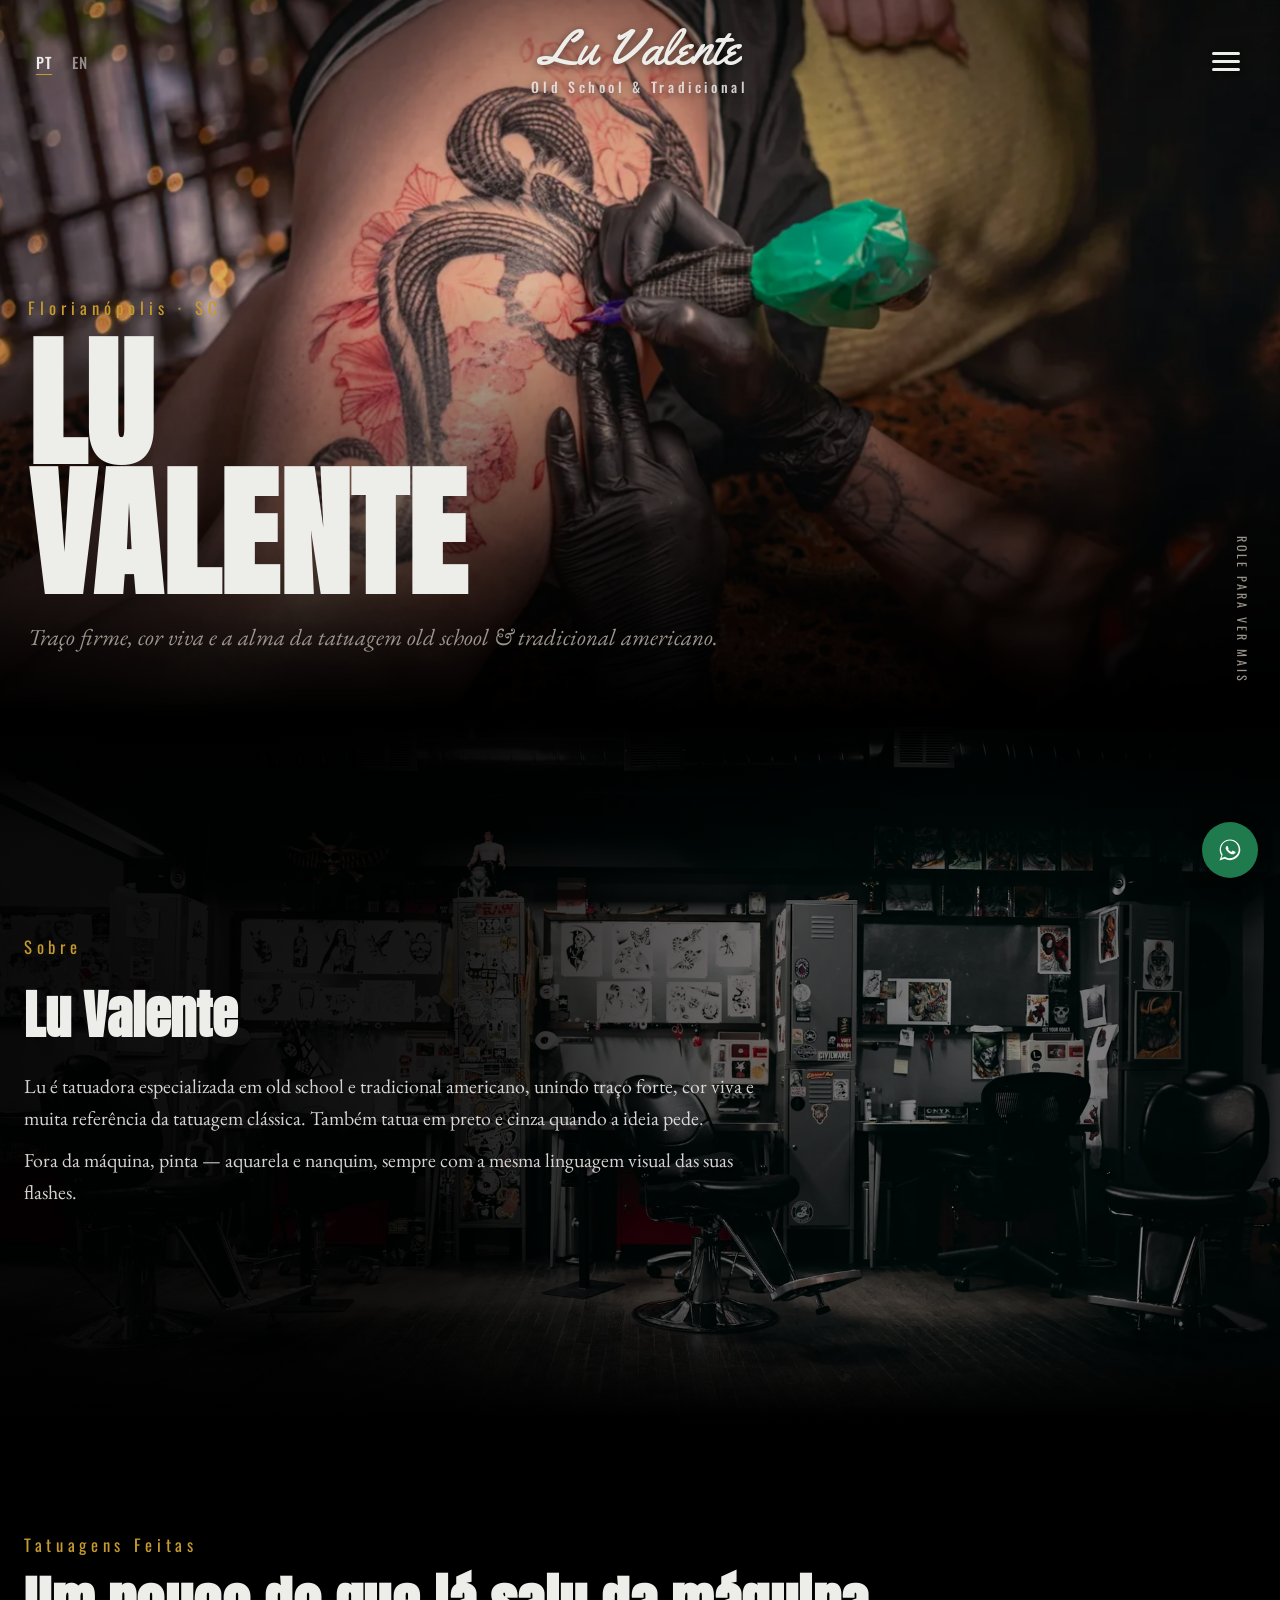
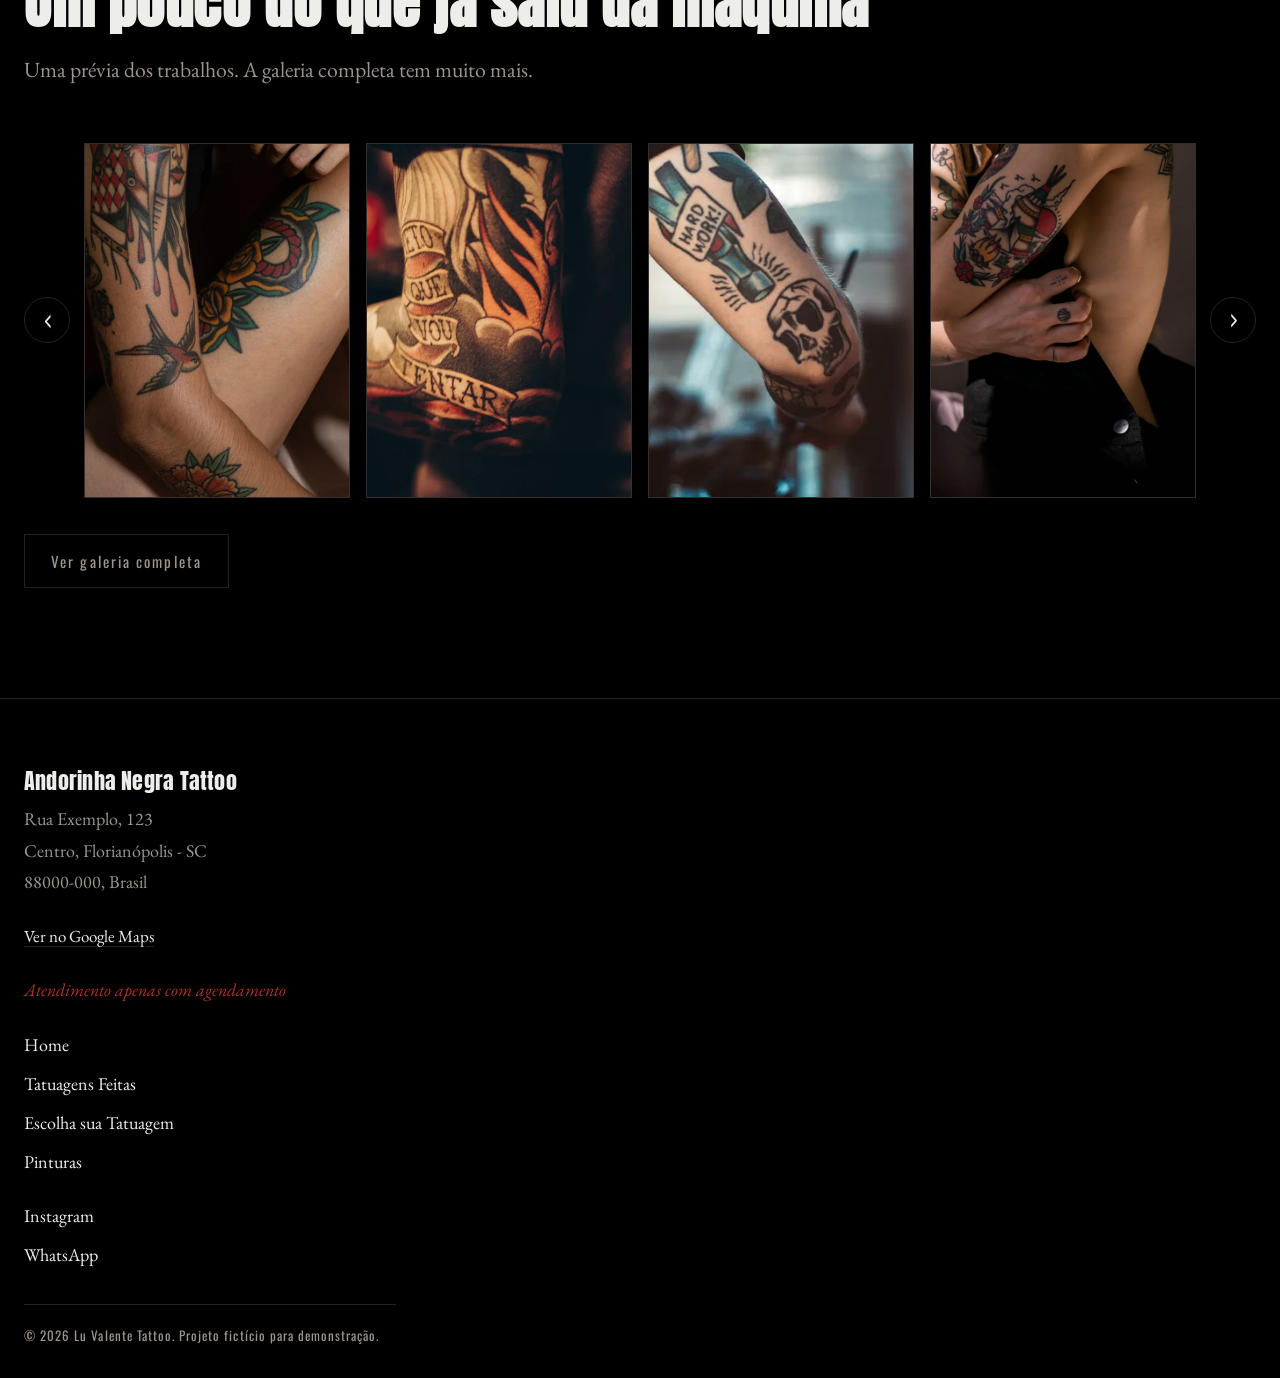
<file: docs/index.html>
<!DOCTYPE html>
<html lang="pt-BR">
<head>
<meta charset="UTF-8">
<meta name="viewport" content="width=device-width, initial-scale=1, viewport-fit=cover">
<title>Lu Valente Tattoo | Old School e Tradicional em Florianópolis</title>
<meta name="description" content="Lu Valente — tatuagens old school e tradicional americano, flashes autorais e pinturas. Florianópolis · SC.">
<meta name="robots" content="noindex">
<meta name="theme-color" content="#000000">
<link rel="canonical" href="https://luiz-camillo.github.io/tattoo-studio-template/">
<link rel="alternate" hreflang="pt-br" href="https://luiz-camillo.github.io/tattoo-studio-template/">
<link rel="alternate" hreflang="en" href="https://luiz-camillo.github.io/tattoo-studio-template/en/">
<link rel="alternate" hreflang="x-default" href="https://luiz-camillo.github.io/tattoo-studio-template/">

<meta property="og:type" content="website">
<meta property="og:title" content="Lu Valente Tattoo | Old School e Tradicional em Florianópolis">
<meta property="og:description" content="Tatuagens old school e tradicional americano, flashes autorais e pinturas.">
<meta property="og:image" content="https://luiz-camillo.github.io/tattoo-studio-template/images/og-image.jpg">
<meta property="og:url" content="https://luiz-camillo.github.io/tattoo-studio-template/">
<meta property="og:locale" content="pt_BR">
<meta name="twitter:card" content="summary_large_image">

<link rel="icon" type="image/svg+xml" href="images/favicon.svg">
<link rel="icon" type="image/png" sizes="32x32" href="images/favicon-32.png">
<link rel="apple-touch-icon" sizes="180x180" href="images/favicon-180.png">

<link rel="preconnect" href="https://fonts.googleapis.com">
<link rel="preconnect" href="https://fonts.gstatic.com" crossorigin>
<link href="https://fonts.googleapis.com/css2?family=Anton&family=Oswald:wght@300;400;500;600&family=EB+Garamond:ital,wght@0,400;0,500;1,400&family=Yellowtail&display=swap" rel="stylesheet">
<link rel="stylesheet" href="css/style.css">
<script>document.documentElement.classList.add('js');</script>
</head>
<body>

<header class="site-header">
  <div class="lang-switch">
    <a href="./" class="active" aria-current="true" lang="pt-BR">PT</a>
    <a href="en/" lang="en">EN</a>
  </div>
  <div class="brand">
    <a href="./">Lu Valente<span class="sub">Old School &amp; Tradicional</span></a>
  </div>
  <button class="burger" data-burger aria-label="Abrir menu" aria-expanded="false" aria-controls="menu">
    <span class="lines"><span></span><span></span><span></span></span>
  </button>
</header>

<div class="menu-overlay" id="menu" data-menu-overlay>
  <ul class="menu-list">
    <li><a href="./" class="current" aria-current="page">Home</a></li>
    <li><a href="tatuagens-feitas.html">Tatuagens Feitas</a></li>
    <li><a href="escolha-sua-tattoo.html">Escolha sua Tatuagem</a></li>
    <li><a href="pinturas.html">Pinturas</a></li>
  </ul>
  <div class="menu-foot">
    <a href="#" data-demo>Instagram</a>
    &nbsp;·&nbsp;
    <a href="#" data-demo>WhatsApp</a>
  </div>
</div>

<main>

  <section class="hero">
    <div class="hero-media">
      <picture>
        <source media="(min-width:761px)" srcset="images/hero-wide-1280.webp 1280w, images/hero-wide-1920.webp 1920w" sizes="100vw">
        <img src="images/hero-800.webp" srcset="images/hero-800.webp 800w, images/hero-1280.webp 1280w"
             sizes="100vw" width="1280" height="1920" fetchpriority="high"
             alt="Mão com a máquina de tatuagem no estúdio">
      </picture>
    </div>
    <div class="hero-content">
      <span class="kicker">Florianópolis · SC</span>
      <h1>LU<br>VALENTE</h1>
      <p>Traço firme, cor viva e a alma da tatuagem old school &amp; tradicional americano.</p>
    </div>
    <span class="scroll-cue" aria-hidden="true">ROLE PARA VER MAIS</span>
  </section>

  <section class="about">
    <div class="about-bg reveal">
      <img src="images/sobre-960.webp"
           srcset="images/sobre-960.webp 960w, images/sobre-1920.webp 1920w"
           sizes="100vw" width="1920" height="1280" loading="lazy" decoding="async"
           alt="Interior do estúdio com cadeiras de tatuagem e flashes nas paredes">
    </div>
    <div class="wrap">
      <div class="about-text reveal">
        <span class="eyebrow">Sobre</span>
        <h2>Lu Valente</h2>
        <p>Lu é tatuadora especializada em old school e tradicional americano, unindo traço forte, cor viva e muita referência da tatuagem clássica. Também tatua em preto e cinza quando a ideia pede.</p>
        <p>Fora da máquina, pinta — aquarela e nanquim, sempre com a mesma linguagem visual das suas flashes.</p>
      </div>
    </div>
  </section>

  <section class="works section-pad">
    <div class="wrap">
      <div class="section-head reveal">
        <span class="eyebrow">Tatuagens Feitas</span>
        <h2>Um pouco do que já saiu da máquina</h2>
        <p>Uma prévia dos trabalhos. A galeria completa tem muito mais.</p>
      </div>

      <div class="carousel reveal" data-carousel>
        <button class="car-arrow" data-car-prev aria-label="Ver anteriores">‹</button>
        <div class="car-viewport">
          <ul class="car-track" data-car-track>
            <li class="car-item"><img src="images/tattoo-01-600.webp" srcset="images/tattoo-01-600.webp 600w, images/tattoo-01-1200.webp 1200w" sizes="(max-width:520px) 100vw, (max-width:860px) 50vw, 320px" width="1180" height="1600" loading="lazy" decoding="async" alt="Tatuagem tradicional de andorinha, cobra e rosas"></li>
            <li class="car-item"><img src="images/tattoo-02-600.webp" srcset="images/tattoo-02-600.webp 600w, images/tattoo-02-1200.webp 1200w" sizes="(max-width:520px) 100vw, (max-width:860px) 50vw, 320px" width="960" height="1067" loading="lazy" decoding="async" alt="Tatuagem com faixa escrita e chamas no braço"></li>
            <li class="car-item"><img src="images/tattoo-03-600.webp" srcset="images/tattoo-03-600.webp 600w, images/tattoo-03-1200.webp 1200w" sizes="(max-width:520px) 100vw, (max-width:860px) 50vw, 320px" width="1200" height="803" loading="lazy" decoding="async" alt="Tatuagens tradicionais de martelo e caveira no braço"></li>
            <li class="car-item"><img src="images/tattoo-04-600.webp" srcset="images/tattoo-04-600.webp 600w, images/tattoo-04-1200.webp 1200w" sizes="(max-width:520px) 100vw, (max-width:860px) 50vw, 320px" width="1200" height="1800" loading="lazy" decoding="async" alt="Tatuagem tradicional de tenda, fogueira e flores no braço"></li>
            <li class="car-item"><img src="images/tattoo-05-600.webp" srcset="images/tattoo-05-600.webp 600w, images/tattoo-05-1200.webp 1200w" sizes="(max-width:520px) 100vw, (max-width:860px) 50vw, 320px" width="1200" height="733" loading="lazy" decoding="async" alt="Braço fechado com tatuagens tradicionais coloridas"></li>
            <li class="car-item"><img src="images/tattoo-06-600.webp" srcset="images/tattoo-06-600.webp 600w, images/tattoo-06-1200.webp 1200w" sizes="(max-width:520px) 100vw, (max-width:860px) 50vw, 320px" width="1200" height="1800" loading="lazy" decoding="async" alt="Tatuagem de caveira de chapéu, microfone e guitarra no braço"></li>
            <li class="car-item"><img src="images/tattoo-07-600.webp" srcset="images/tattoo-07-600.webp 600w, images/tattoo-07-1200.webp 1200w" sizes="(max-width:520px) 100vw, (max-width:860px) 50vw, 320px" width="1200" height="1800" loading="lazy" decoding="async" alt="Tatuagem preta de caveira bandida com a frase Fortune and Glory"></li>
            <li class="car-item"><img src="images/tattoo-08-600.webp" srcset="images/tattoo-08-600.webp 600w, images/tattoo-08-1200.webp 1200w" sizes="(max-width:520px) 100vw, (max-width:860px) 50vw, 320px" width="1200" height="720" loading="lazy" decoding="async" alt="Tatuagem tradicional de rosa vermelha na perna"></li>
          </ul>
        </div>
        <button class="car-arrow" data-car-next aria-label="Ver próximas">›</button>
      </div>

      <div class="cta-row cta-row--works reveal">
        <a href="tatuagens-feitas.html" class="btn btn--ghost">Ver galeria completa</a>
      </div>
    </div>
  </section>

</main>

<footer class="site-footer">
  <div class="wrap footer-stack">
    <address class="footer-block">
      <strong>Andorinha Negra Tattoo</strong>
      <span>Rua Exemplo, 123</span>
      <span>Centro, Florianópolis - SC</span>
      <span>88000-000, Brasil</span>
    </address>

    <a class="footer-maplink" href="#" data-demo>Ver no Google Maps</a>

    <span class="footer-note">Atendimento apenas com agendamento</span>

    <nav class="footer-nav" aria-label="Páginas">
      <a href="./">Home</a>
      <a href="tatuagens-feitas.html">Tatuagens Feitas</a>
      <a href="escolha-sua-tattoo.html">Escolha sua Tatuagem</a>
      <a href="pinturas.html">Pinturas</a>
    </nav>

    <div class="footer-social">
      <a href="#" data-demo>Instagram</a>
      <a href="#" data-demo>WhatsApp</a>
    </div>

    <div class="footer-bottom">© <span data-year>2026</span> Lu Valente Tattoo. Projeto fictício para demonstração.</div>
  </div>
</footer>

<a class="wa-float" href="#" data-demo aria-label="Agendar no WhatsApp">
  <svg viewBox="0 0 32 32" aria-hidden="true"><path d="M16 3C9 3 3.3 8.7 3.3 15.7c0 2.6.8 5 2.1 7.1L3 29l6.4-2.3c2 1.1 4.3 1.8 6.6 1.8 7 0 12.7-5.7 12.7-12.7S23 3 16 3zm0 23.1c-2.1 0-4.1-.6-5.8-1.6l-.4-.2-4.3 1.5 1.5-4.2-.3-.4c-1.2-1.8-1.8-3.9-1.8-6.1 0-6 4.9-10.9 10.9-10.9s10.9 4.9 10.9 10.9-4.9 10.9-10.9 10.9zm6-8.2c-.3-.2-1.9-1-2.2-1.1-.3-.1-.5-.2-.7.1-.2.3-.8 1-1 1.2-.2.2-.4.2-.7.1-1-.5-2.6-1.6-3.5-2.9-.3-.4 0-.5.2-.8.2-.2.3-.5.1-.7-.1-.2-.7-1.7-.9-2.2-.2-.5-.4-.4-.6-.4h-.5c-.2 0-.5.1-.7.4-.2.3-1 1-.9 2.3.1 1.3 1.3 3.1 2.9 4.6 1.9 1.9 3.4 2.4 4.4 2.7 1 .3 1.8.2 2.5-.1.7-.3 1.9-1.2 2.2-1.8.3-.6.3-1.1.2-1.2-.1-.2-.3-.3-.6-.4z"/></svg>
</a>

<script src="js/script.js"></script>
</body>
</html>
</file>
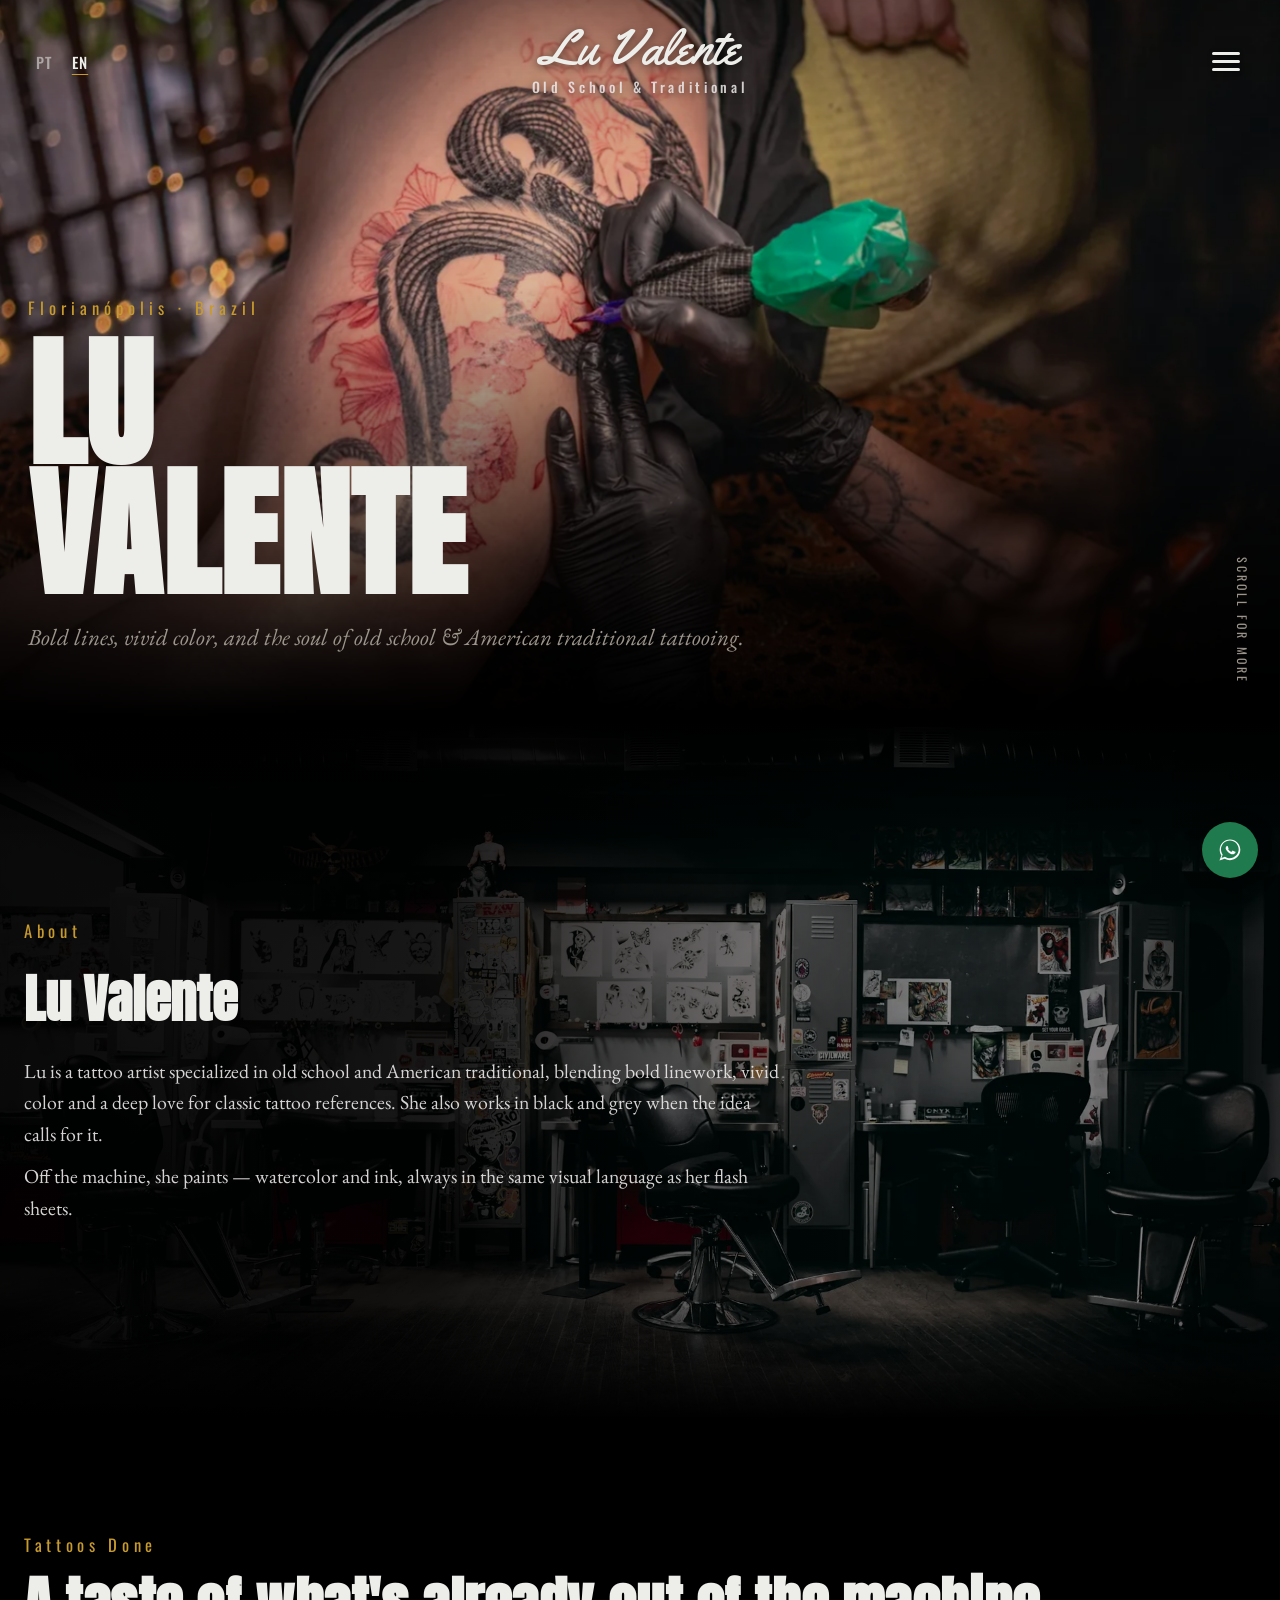
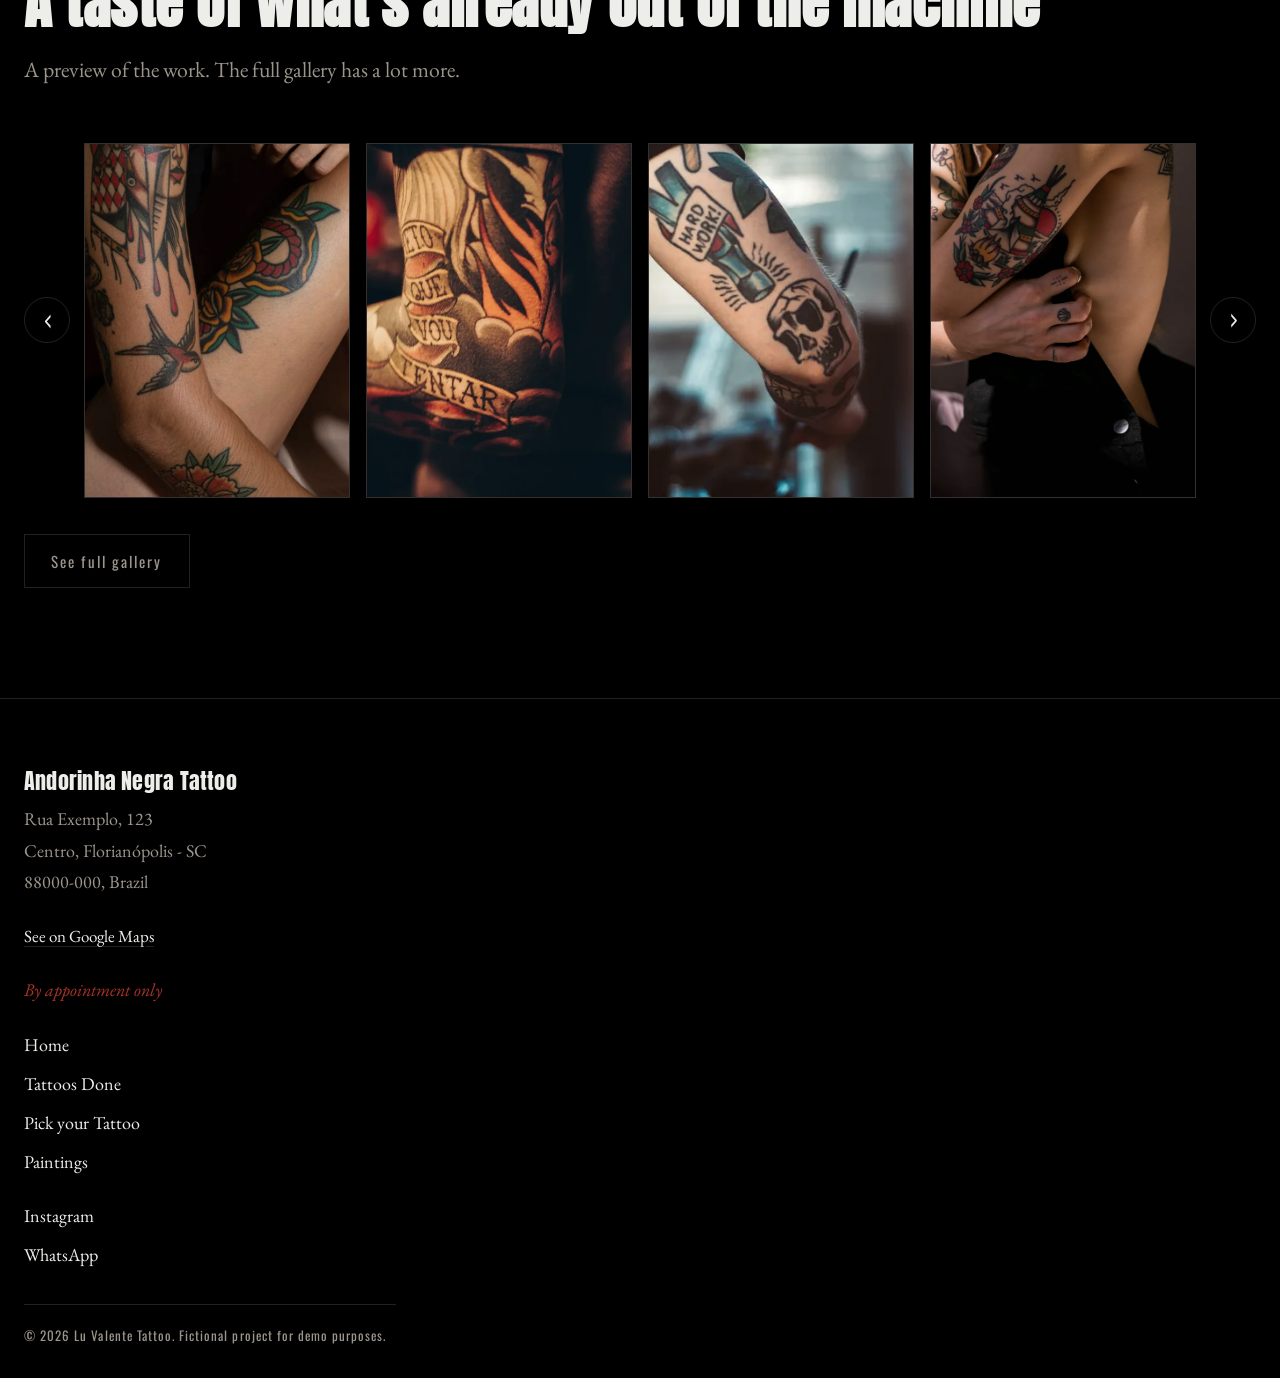
<file: docs/en/index.html>
<!DOCTYPE html>
<html lang="en">
<head>
<meta charset="UTF-8">
<meta name="viewport" content="width=device-width, initial-scale=1, viewport-fit=cover">
<title>Lu Valente Tattoo | Old School &amp; Traditional Tattoo in Florianópolis</title>
<meta name="description" content="Lu Valente — old school and American traditional tattoos, original flash and paintings. Florianópolis, Brazil.">
<meta name="robots" content="noindex">
<meta name="theme-color" content="#000000">
<link rel="canonical" href="https://luiz-camillo.github.io/tattoo-studio-template/en/">
<link rel="alternate" hreflang="pt-br" href="https://luiz-camillo.github.io/tattoo-studio-template/">
<link rel="alternate" hreflang="en" href="https://luiz-camillo.github.io/tattoo-studio-template/en/">
<link rel="alternate" hreflang="x-default" href="https://luiz-camillo.github.io/tattoo-studio-template/">

<meta property="og:type" content="website">
<meta property="og:title" content="Lu Valente Tattoo | Old School &amp; Traditional Tattoo in Florianópolis">
<meta property="og:description" content="Old school and American traditional tattoos, original flash and paintings.">
<meta property="og:image" content="https://luiz-camillo.github.io/tattoo-studio-template/images/og-image.jpg">
<meta property="og:url" content="https://luiz-camillo.github.io/tattoo-studio-template/en/">
<meta property="og:locale" content="en_US">
<meta name="twitter:card" content="summary_large_image">

<link rel="icon" type="image/svg+xml" href="../images/favicon.svg">
<link rel="icon" type="image/png" sizes="32x32" href="../images/favicon-32.png">
<link rel="apple-touch-icon" sizes="180x180" href="../images/favicon-180.png">

<link rel="preconnect" href="https://fonts.googleapis.com">
<link rel="preconnect" href="https://fonts.gstatic.com" crossorigin>
<link href="https://fonts.googleapis.com/css2?family=Anton&family=Oswald:wght@300;400;500;600&family=EB+Garamond:ital,wght@0,400;0,500;1,400&family=Yellowtail&display=swap" rel="stylesheet">
<link rel="stylesheet" href="../css/style.css">
<script>document.documentElement.classList.add('js');</script>
</head>
<body>

<header class="site-header">
  <div class="lang-switch">
    <a href="../" lang="pt-BR">PT</a>
    <a href="./" class="active" aria-current="true" lang="en">EN</a>
  </div>
  <div class="brand">
    <a href="./">Lu Valente<span class="sub">Old School &amp; Traditional</span></a>
  </div>
  <button class="burger" data-burger aria-label="Open menu" aria-expanded="false" aria-controls="menu">
    <span class="lines"><span></span><span></span><span></span></span>
  </button>
</header>

<div class="menu-overlay" id="menu" data-menu-overlay>
  <ul class="menu-list">
    <li><a href="./" class="current" aria-current="page">Home</a></li>
    <li><a href="tattoos-done.html">Tattoos Done</a></li>
    <li><a href="pick-your-tattoo.html">Pick your Tattoo</a></li>
    <li><a href="paintings.html">Paintings</a></li>
  </ul>
  <div class="menu-foot">
    <a href="#" data-demo>Instagram</a>
    &nbsp;·&nbsp;
    <a href="#" data-demo>WhatsApp</a>
  </div>
</div>

<main>

  <section class="hero">
    <div class="hero-media">
      <picture>
        <source media="(min-width:761px)" srcset="../images/hero-wide-1280.webp 1280w, ../images/hero-wide-1920.webp 1920w" sizes="100vw">
        <img src="../images/hero-800.webp" srcset="../images/hero-800.webp 800w, ../images/hero-1280.webp 1280w"
             sizes="100vw" width="1280" height="1920" fetchpriority="high"
             alt="Hand with a tattoo machine in the studio">
      </picture>
    </div>
    <div class="hero-content">
      <span class="kicker">Florianópolis · Brazil</span>
      <h1>LU<br>VALENTE</h1>
      <p>Bold lines, vivid color, and the soul of old school &amp; American traditional tattooing.</p>
    </div>
    <span class="scroll-cue" aria-hidden="true">SCROLL FOR MORE</span>
  </section>

  <section class="about">
    <div class="about-bg reveal">
      <img src="../images/sobre-960.webp"
           srcset="../images/sobre-960.webp 960w, ../images/sobre-1920.webp 1920w"
           sizes="100vw" width="1920" height="1280" loading="lazy" decoding="async"
           alt="Studio interior with tattoo chairs and flash on the walls">
    </div>
    <div class="wrap">
      <div class="about-text reveal">
        <span class="eyebrow">About</span>
        <h2>Lu Valente</h2>
        <p>Lu is a tattoo artist specialized in old school and American traditional, blending bold linework, vivid color and a deep love for classic tattoo references. She also works in black and grey when the idea calls for it.</p>
        <p>Off the machine, she paints — watercolor and ink, always in the same visual language as her flash sheets.</p>
      </div>
    </div>
  </section>

  <section class="works section-pad">
    <div class="wrap">
      <div class="section-head reveal">
        <span class="eyebrow">Tattoos Done</span>
        <h2>A taste of what's already out of the machine</h2>
        <p>A preview of the work. The full gallery has a lot more.</p>
      </div>

      <div class="carousel reveal" data-carousel>
        <button class="car-arrow" data-car-prev aria-label="See previous">‹</button>
        <div class="car-viewport">
          <ul class="car-track" data-car-track>
            <li class="car-item"><img src="../images/tattoo-01-600.webp" srcset="../images/tattoo-01-600.webp 600w, ../images/tattoo-01-1200.webp 1200w" sizes="(max-width:520px) 100vw, (max-width:860px) 50vw, 320px" width="1180" height="1600" loading="lazy" decoding="async" alt="Traditional swallow, snake and roses tattoo"></li>
            <li class="car-item"><img src="../images/tattoo-02-600.webp" srcset="../images/tattoo-02-600.webp 600w, ../images/tattoo-02-1200.webp 1200w" sizes="(max-width:520px) 100vw, (max-width:860px) 50vw, 320px" width="960" height="1067" loading="lazy" decoding="async" alt="Arm tattoo with a lettered banner and flames"></li>
            <li class="car-item"><img src="../images/tattoo-03-600.webp" srcset="../images/tattoo-03-600.webp 600w, ../images/tattoo-03-1200.webp 1200w" sizes="(max-width:520px) 100vw, (max-width:860px) 50vw, 320px" width="1200" height="803" loading="lazy" decoding="async" alt="Traditional hammer and skull tattoos on the arm"></li>
            <li class="car-item"><img src="../images/tattoo-04-600.webp" srcset="../images/tattoo-04-600.webp 600w, ../images/tattoo-04-1200.webp 1200w" sizes="(max-width:520px) 100vw, (max-width:860px) 50vw, 320px" width="1200" height="1800" loading="lazy" decoding="async" alt="Traditional tent, campfire and flowers tattoo on the arm"></li>
            <li class="car-item"><img src="../images/tattoo-05-600.webp" srcset="../images/tattoo-05-600.webp 600w, ../images/tattoo-05-1200.webp 1200w" sizes="(max-width:520px) 100vw, (max-width:860px) 50vw, 320px" width="1200" height="733" loading="lazy" decoding="async" alt="Full sleeve of colorful traditional tattoos"></li>
            <li class="car-item"><img src="../images/tattoo-06-600.webp" srcset="../images/tattoo-06-600.webp 600w, ../images/tattoo-06-1200.webp 1200w" sizes="(max-width:520px) 100vw, (max-width:860px) 50vw, 320px" width="1200" height="1800" loading="lazy" decoding="async" alt="Skull in a hat, microphone and guitar sleeve tattoo"></li>
            <li class="car-item"><img src="../images/tattoo-07-600.webp" srcset="../images/tattoo-07-600.webp 600w, ../images/tattoo-07-1200.webp 1200w" sizes="(max-width:520px) 100vw, (max-width:860px) 50vw, 320px" width="1200" height="1800" loading="lazy" decoding="async" alt="Black bandit skull tattoo with the words Fortune and Glory"></li>
            <li class="car-item"><img src="../images/tattoo-08-600.webp" srcset="../images/tattoo-08-600.webp 600w, ../images/tattoo-08-1200.webp 1200w" sizes="(max-width:520px) 100vw, (max-width:860px) 50vw, 320px" width="1200" height="720" loading="lazy" decoding="async" alt="Traditional red rose tattoo on the leg"></li>
          </ul>
        </div>
        <button class="car-arrow" data-car-next aria-label="See next">›</button>
      </div>

      <div class="cta-row cta-row--works reveal">
        <a href="tattoos-done.html" class="btn btn--ghost">See full gallery</a>
      </div>
    </div>
  </section>

</main>

<footer class="site-footer">
  <div class="wrap footer-stack">
    <address class="footer-block">
      <strong>Andorinha Negra Tattoo</strong>
      <span>Rua Exemplo, 123</span>
      <span>Centro, Florianópolis - SC</span>
      <span>88000-000, Brazil</span>
    </address>

    <a class="footer-maplink" href="#" data-demo>See on Google Maps</a>

    <span class="footer-note">By appointment only</span>

    <nav class="footer-nav" aria-label="Pages">
      <a href="./">Home</a>
      <a href="tattoos-done.html">Tattoos Done</a>
      <a href="pick-your-tattoo.html">Pick your Tattoo</a>
      <a href="paintings.html">Paintings</a>
    </nav>

    <div class="footer-social">
      <a href="#" data-demo>Instagram</a>
      <a href="#" data-demo>WhatsApp</a>
    </div>

    <div class="footer-bottom">© <span data-year>2026</span> Lu Valente Tattoo. Fictional project for demo purposes.</div>
  </div>
</footer>

<a class="wa-float" href="#" data-demo aria-label="Book on WhatsApp">
  <svg viewBox="0 0 32 32" aria-hidden="true"><path d="M16 3C9 3 3.3 8.7 3.3 15.7c0 2.6.8 5 2.1 7.1L3 29l6.4-2.3c2 1.1 4.3 1.8 6.6 1.8 7 0 12.7-5.7 12.7-12.7S23 3 16 3zm0 23.1c-2.1 0-4.1-.6-5.8-1.6l-.4-.2-4.3 1.5 1.5-4.2-.3-.4c-1.2-1.8-1.8-3.9-1.8-6.1 0-6 4.9-10.9 10.9-10.9s10.9 4.9 10.9 10.9-4.9 10.9-10.9 10.9zm6-8.2c-.3-.2-1.9-1-2.2-1.1-.3-.1-.5-.2-.7.1-.2.3-.8 1-1 1.2-.2.2-.4.2-.7.1-1-.5-2.6-1.6-3.5-2.9-.3-.4 0-.5.2-.8.2-.2.3-.5.1-.7-.1-.2-.7-1.7-.9-2.2-.2-.5-.4-.4-.6-.4h-.5c-.2 0-.5.1-.7.4-.2.3-1 1-.9 2.3.1 1.3 1.3 3.1 2.9 4.6 1.9 1.9 3.4 2.4 4.4 2.7 1 .3 1.8.2 2.5-.1.7-.3 1.9-1.2 2.2-1.8.3-.6.3-1.1.2-1.2-.1-.2-.3-.3-.6-.4z"/></svg>
</a>

<script src="../js/script.js"></script>
</body>
</html>
</file>
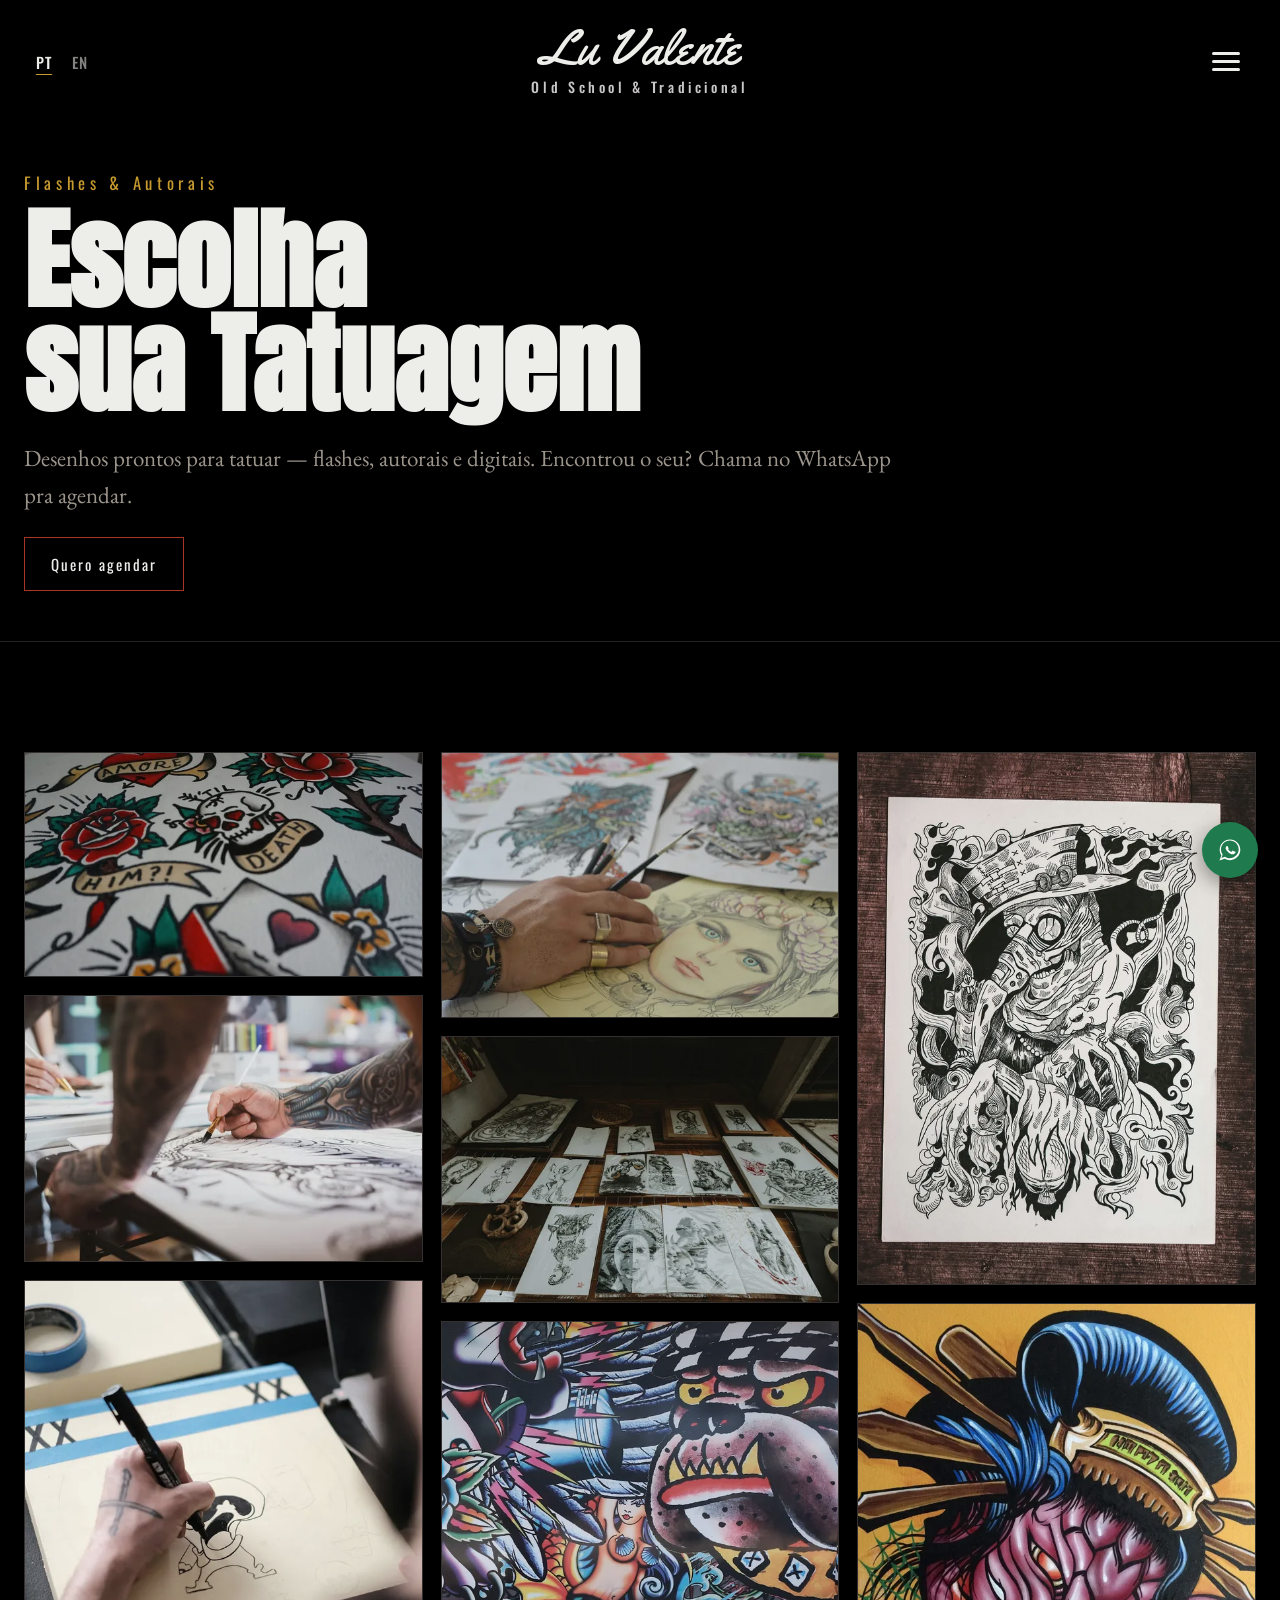
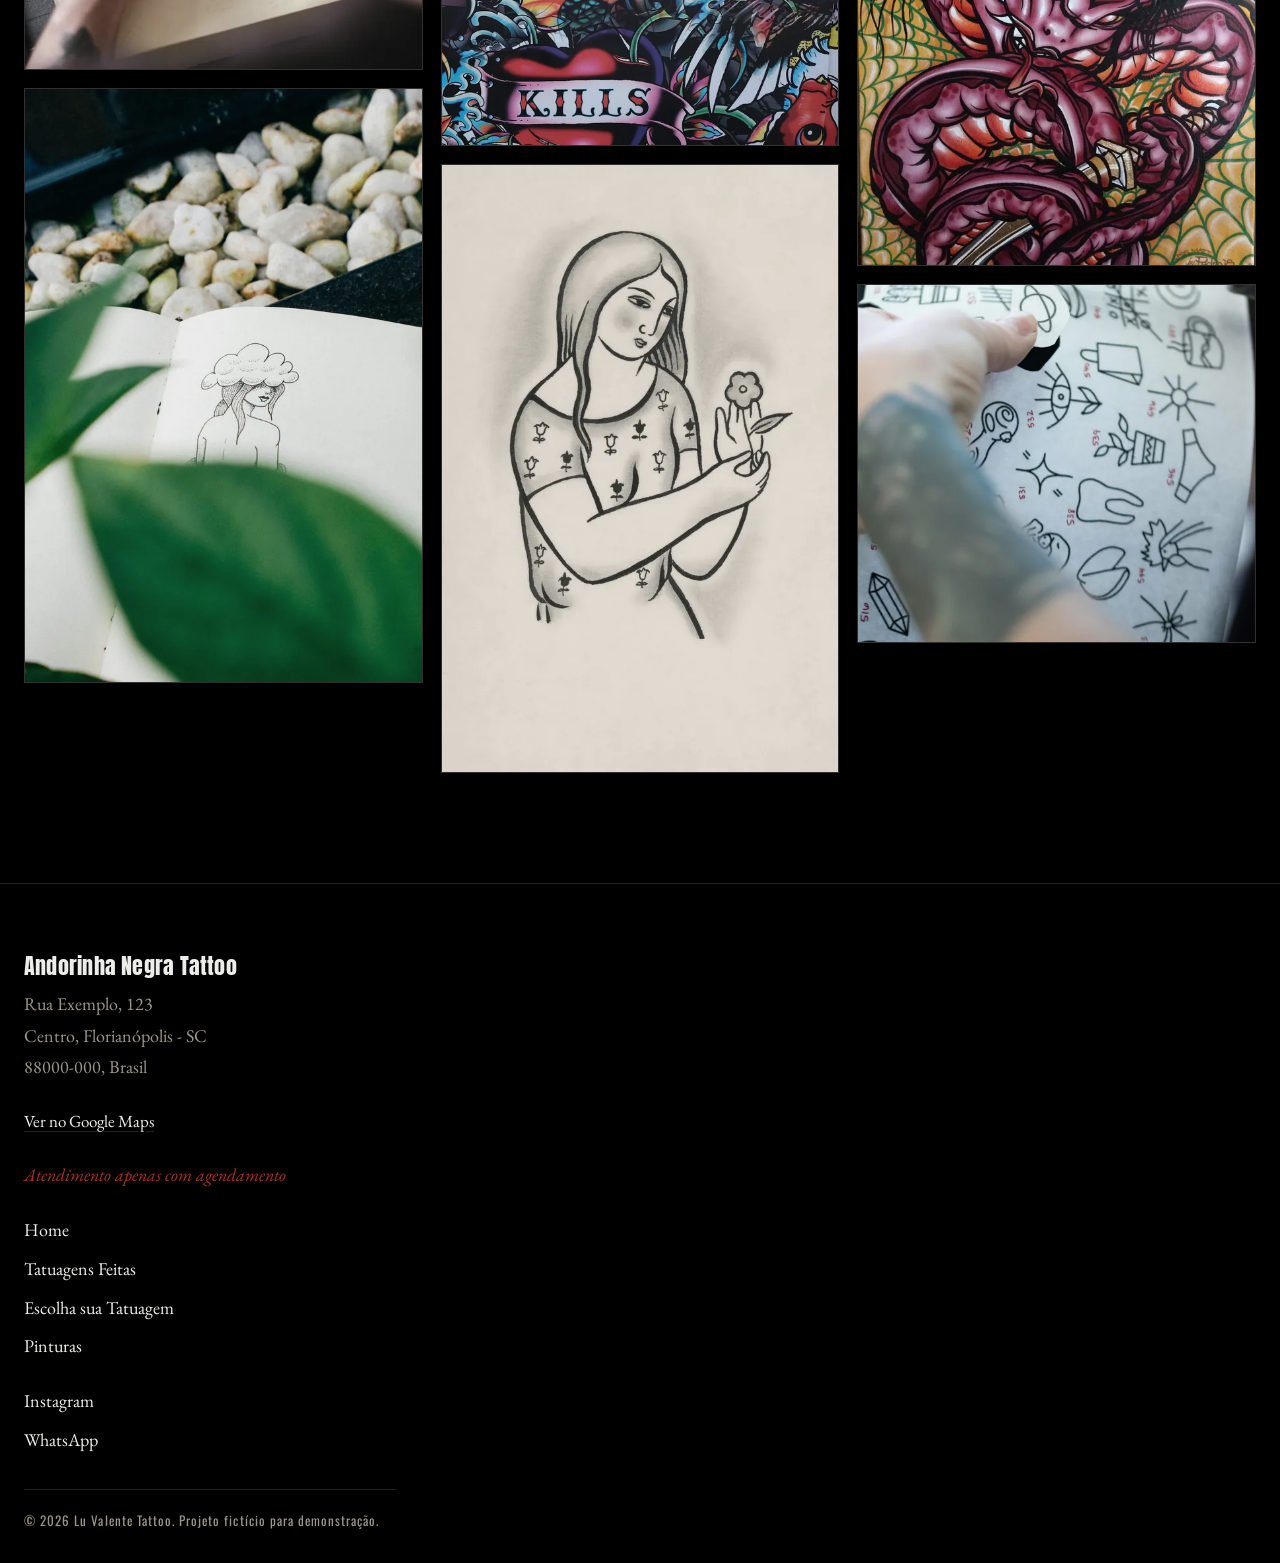
<file: docs/escolha-sua-tattoo.html>
<!DOCTYPE html>
<html lang="pt-BR">
<head>
<meta charset="UTF-8">
<meta name="viewport" content="width=device-width, initial-scale=1, viewport-fit=cover">
<title>Escolha sua Tatuagem | Lu Valente Tattoo</title>
<meta name="description" content="Flashes, desenhos autorais e digitais disponíveis para tatuar. Escolha a sua e agende pelo WhatsApp.">
<meta name="robots" content="noindex">
<meta name="theme-color" content="#000000">
<link rel="canonical" href="https://luiz-camillo.github.io/tattoo-studio-template/escolha-sua-tattoo.html">
<link rel="alternate" hreflang="pt-br" href="https://luiz-camillo.github.io/tattoo-studio-template/escolha-sua-tattoo.html">
<link rel="alternate" hreflang="en" href="https://luiz-camillo.github.io/tattoo-studio-template/en/pick-your-tattoo.html">
<link rel="alternate" hreflang="x-default" href="https://luiz-camillo.github.io/tattoo-studio-template/escolha-sua-tattoo.html">

<meta property="og:type" content="website">
<meta property="og:title" content="Escolha sua Tatuagem | Lu Valente Tattoo">
<meta property="og:description" content="Flashes e desenhos autorais disponíveis para tatuar.">
<meta property="og:image" content="https://luiz-camillo.github.io/tattoo-studio-template/images/og-image.jpg">
<meta property="og:url" content="https://luiz-camillo.github.io/tattoo-studio-template/escolha-sua-tattoo.html">
<meta property="og:locale" content="pt_BR">
<meta name="twitter:card" content="summary_large_image">

<link rel="icon" type="image/svg+xml" href="images/favicon.svg">
<link rel="icon" type="image/png" sizes="32x32" href="images/favicon-32.png">
<link rel="apple-touch-icon" sizes="180x180" href="images/favicon-180.png">

<link rel="preconnect" href="https://fonts.googleapis.com">
<link rel="preconnect" href="https://fonts.gstatic.com" crossorigin>
<link href="https://fonts.googleapis.com/css2?family=Anton&family=Oswald:wght@300;400;500;600&family=EB+Garamond:ital,wght@0,400;0,500;1,400&family=Yellowtail&display=swap" rel="stylesheet">
<link rel="stylesheet" href="css/style.css">
<script>document.documentElement.classList.add('js');</script>
</head>
<body>

<header class="site-header">
  <div class="lang-switch">
    <a href="escolha-sua-tattoo.html" class="active" aria-current="true" lang="pt-BR">PT</a>
    <a href="en/pick-your-tattoo.html" lang="en">EN</a>
  </div>
  <div class="brand">
    <a href="./">Lu Valente<span class="sub">Old School &amp; Tradicional</span></a>
  </div>
  <button class="burger" data-burger aria-label="Abrir menu" aria-expanded="false" aria-controls="menu">
    <span class="lines"><span></span><span></span><span></span></span>
  </button>
</header>

<div class="menu-overlay" id="menu" data-menu-overlay>
  <ul class="menu-list">
    <li><a href="./">Home</a></li>
    <li><a href="tatuagens-feitas.html">Tatuagens Feitas</a></li>
    <li><a href="escolha-sua-tattoo.html" class="current" aria-current="page">Escolha sua Tatuagem</a></li>
    <li><a href="pinturas.html">Pinturas</a></li>
  </ul>
  <div class="menu-foot">
    <a href="#" data-demo>Instagram</a>
    &nbsp;·&nbsp;
    <a href="#" data-demo>WhatsApp</a>
  </div>
</div>

<main>
  <section class="page-hero">
    <div class="wrap">
      <span class="eyebrow">Flashes &amp; Autorais</span>
      <h1>Escolha<br>sua Tatuagem</h1>
      <p>Desenhos prontos para tatuar — flashes, autorais e digitais. Encontrou o seu? Chama no WhatsApp pra agendar.</p>
      <div class="cta-row cta-row--hero">
        <a href="#" data-demo class="btn btn--accent">Quero agendar</a>
      </div>
    </div>
  </section>

  <section class="section-pad">
    <div class="wrap">
      <div class="gallery">
        <div class="gallery-item reveal">
          <img src="images/flash-01-600.webp" srcset="images/flash-01-600.webp 600w, images/flash-01-1200.webp 1200w" sizes="(max-width:520px) 100vw, (max-width:860px) 50vw, (max-width:1400px) 33vw, 440px" width="1200" height="674" loading="lazy" decoding="async" alt="Folha de flash tradicional com caveira, rosas e corações">
          <div class="cap"><span class="yr">Disponível</span><div class="nm">Caveira e rosas</div></div>
        </div>
        <div class="gallery-item reveal">
          <img src="images/flash-02-600.webp" srcset="images/flash-02-600.webp 600w, images/flash-02-1200.webp 1200w" sizes="(max-width:520px) 100vw, (max-width:860px) 50vw, (max-width:1400px) 33vw, 440px" width="1200" height="801" loading="lazy" decoding="async" alt="Mão tatuada finalizando um desenho em nanquim">
          <div class="cap"><span class="yr">Disponível</span><div class="nm">Desenho em nanquim</div></div>
        </div>
        <div class="gallery-item reveal">
          <img src="images/flash-03-600.webp" srcset="images/flash-03-600.webp 600w, images/flash-03-1200.webp 1200w" sizes="(max-width:520px) 100vw, (max-width:860px) 50vw, (max-width:1400px) 33vw, 440px" width="1088" height="1067" loading="lazy" decoding="async" alt="Mão tatuada desenhando uma caveira cartoon com caneta">
          <div class="cap"><span class="yr">Disponível</span><div class="nm">Caveira cartoon</div></div>
        </div>
        <div class="gallery-item reveal">
          <img src="images/flash-04-600.webp" srcset="images/flash-04-600.webp 600w, images/flash-04-1200.webp 1200w" sizes="(max-width:520px) 100vw, (max-width:860px) 50vw, (max-width:1400px) 33vw, 440px" width="1200" height="1792" loading="lazy" decoding="async" alt="Caderno aberto com um esboço a lápis">
          <div class="cap"><span class="yr">Disponível</span><div class="nm">Esboço no caderno</div></div>
        </div>
        <div class="gallery-item reveal">
          <img src="images/flash-06-600.webp" srcset="images/flash-06-600.webp 600w, images/flash-06-1200.webp 1200w" sizes="(max-width:520px) 100vw, (max-width:860px) 50vw, (max-width:1400px) 33vw, 440px" width="1200" height="798" loading="lazy" decoding="async" alt="Desenhos coloridos de coruja e rosto feminino sobre a mesa">
          <div class="cap"><span class="yr">Disponível</span><div class="nm">Desenhos coloridos</div></div>
        </div>
        <div class="gallery-item reveal">
          <img src="images/flash-07-600.webp" srcset="images/flash-07-600.webp 600w, images/flash-07-1200.webp 1200w" sizes="(max-width:520px) 100vw, (max-width:860px) 50vw, (max-width:1400px) 33vw, 440px" width="1200" height="800" loading="lazy" decoding="async" alt="Parede com vários desenhos em preto e cinza">
          <div class="cap"><span class="yr">Disponível</span><div class="nm">Preto e cinza</div></div>
        </div>
        <div class="gallery-item reveal">
          <img src="images/flash-08-600.webp" srcset="images/flash-08-600.webp 600w, images/flash-08-1200.webp 1200w" sizes="(max-width:520px) 100vw, (max-width:860px) 50vw, (max-width:1400px) 33vw, 440px" width="1000" height="1067" loading="lazy" decoding="async" alt="Arte colorida tradicional com buldogue, sereia e faixa">
          <div class="cap"><span class="yr">Disponível</span><div class="nm">Buldogue e sereia</div></div>
        </div>
        <div class="gallery-item reveal">
          <img src="images/flash-09-600.webp" srcset="images/flash-09-600.webp 600w, images/flash-09-1200.webp 1200w" sizes="(max-width:520px) 100vw, (max-width:860px) 50vw, (max-width:1400px) 33vw, 440px" width="1200" height="1836" loading="lazy" decoding="async" alt="Desenho a traço de uma moça segurando uma rosa">
          <div class="cap"><span class="yr">Disponível</span><div class="nm">Moça com rosa</div></div>
        </div>
        <div class="gallery-item reveal">
          <img src="images/flash-10-600.webp" srcset="images/flash-10-600.webp 600w, images/flash-10-1200.webp 1200w" sizes="(max-width:520px) 100vw, (max-width:860px) 50vw, (max-width:1400px) 33vw, 440px" width="1200" height="1604" loading="lazy" decoding="async" alt="Ilustração em nanquim de figura de cartola com ratos e caveira">
          <div class="cap"><span class="yr">Disponível</span><div class="nm">Cartola e caveira</div></div>
        </div>
        <div class="gallery-item reveal">
          <img src="images/flash-11-600.webp" srcset="images/flash-11-600.webp 600w, images/flash-11-1200.webp 1200w" sizes="(max-width:520px) 100vw, (max-width:860px) 50vw, (max-width:1400px) 33vw, 440px" width="1200" height="1699" loading="lazy" decoding="async" alt="Pintura colorida de gueixa com serpente">
          <div class="cap"><span class="yr">Disponível</span><div class="nm">Gueixa e serpente</div></div>
        </div>
        <div class="gallery-item reveal">
          <img src="images/flash-12-600.webp" srcset="images/flash-12-600.webp 600w, images/flash-12-1200.webp 1200w" sizes="(max-width:520px) 100vw, (max-width:860px) 50vw, (max-width:1400px) 33vw, 440px" width="1200" height="1080" loading="lazy" decoding="async" alt="Folha de pequenos desenhos de traço fino para estêncil">
          <div class="cap"><span class="yr">Disponível</span><div class="nm">Mini flashes</div></div>
        </div>
      </div>
    </div>
  </section>
</main>

<footer class="site-footer">
  <div class="wrap footer-stack">
    <address class="footer-block">
      <strong>Andorinha Negra Tattoo</strong>
      <span>Rua Exemplo, 123</span>
      <span>Centro, Florianópolis - SC</span>
      <span>88000-000, Brasil</span>
    </address>

    <a class="footer-maplink" href="#" data-demo>Ver no Google Maps</a>

    <span class="footer-note">Atendimento apenas com agendamento</span>

    <nav class="footer-nav" aria-label="Páginas">
      <a href="./">Home</a>
      <a href="tatuagens-feitas.html">Tatuagens Feitas</a>
      <a href="escolha-sua-tattoo.html">Escolha sua Tatuagem</a>
      <a href="pinturas.html">Pinturas</a>
    </nav>

    <div class="footer-social">
      <a href="#" data-demo>Instagram</a>
      <a href="#" data-demo>WhatsApp</a>
    </div>

    <div class="footer-bottom">© <span data-year>2026</span> Lu Valente Tattoo. Projeto fictício para demonstração.</div>
  </div>
</footer>

<a class="wa-float" href="#" data-demo aria-label="Agendar no WhatsApp">
  <svg viewBox="0 0 32 32" aria-hidden="true"><path d="M16 3C9 3 3.3 8.7 3.3 15.7c0 2.6.8 5 2.1 7.1L3 29l6.4-2.3c2 1.1 4.3 1.8 6.6 1.8 7 0 12.7-5.7 12.7-12.7S23 3 16 3zm0 23.1c-2.1 0-4.1-.6-5.8-1.6l-.4-.2-4.3 1.5 1.5-4.2-.3-.4c-1.2-1.8-1.8-3.9-1.8-6.1 0-6 4.9-10.9 10.9-10.9s10.9 4.9 10.9 10.9-4.9 10.9-10.9 10.9zm6-8.2c-.3-.2-1.9-1-2.2-1.1-.3-.1-.5-.2-.7.1-.2.3-.8 1-1 1.2-.2.2-.4.2-.7.1-1-.5-2.6-1.6-3.5-2.9-.3-.4 0-.5.2-.8.2-.2.3-.5.1-.7-.1-.2-.7-1.7-.9-2.2-.2-.5-.4-.4-.6-.4h-.5c-.2 0-.5.1-.7.4-.2.3-1 1-.9 2.3.1 1.3 1.3 3.1 2.9 4.6 1.9 1.9 3.4 2.4 4.4 2.7 1 .3 1.8.2 2.5-.1.7-.3 1.9-1.2 2.2-1.8.3-.6.3-1.1.2-1.2-.1-.2-.3-.3-.6-.4z"/></svg>
</a>

<script src="js/script.js"></script>
</body>
</html>
</file>
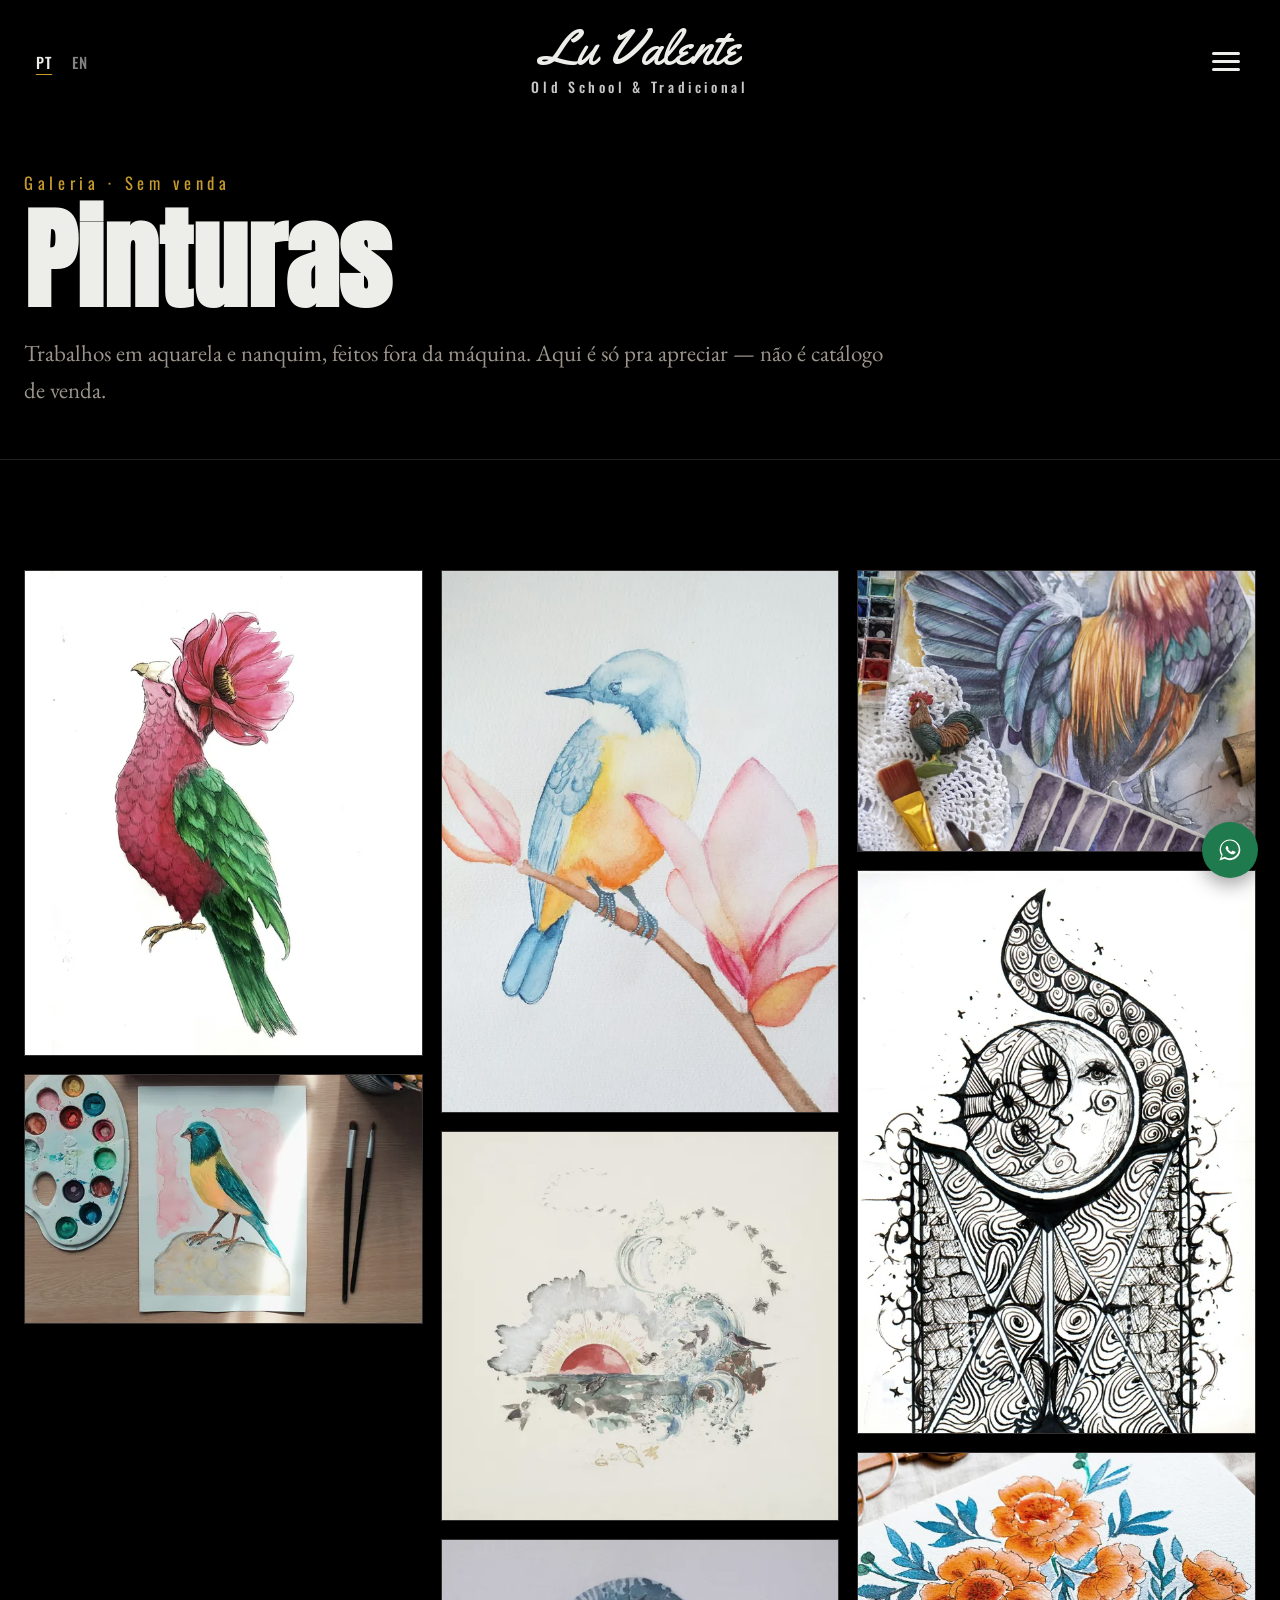
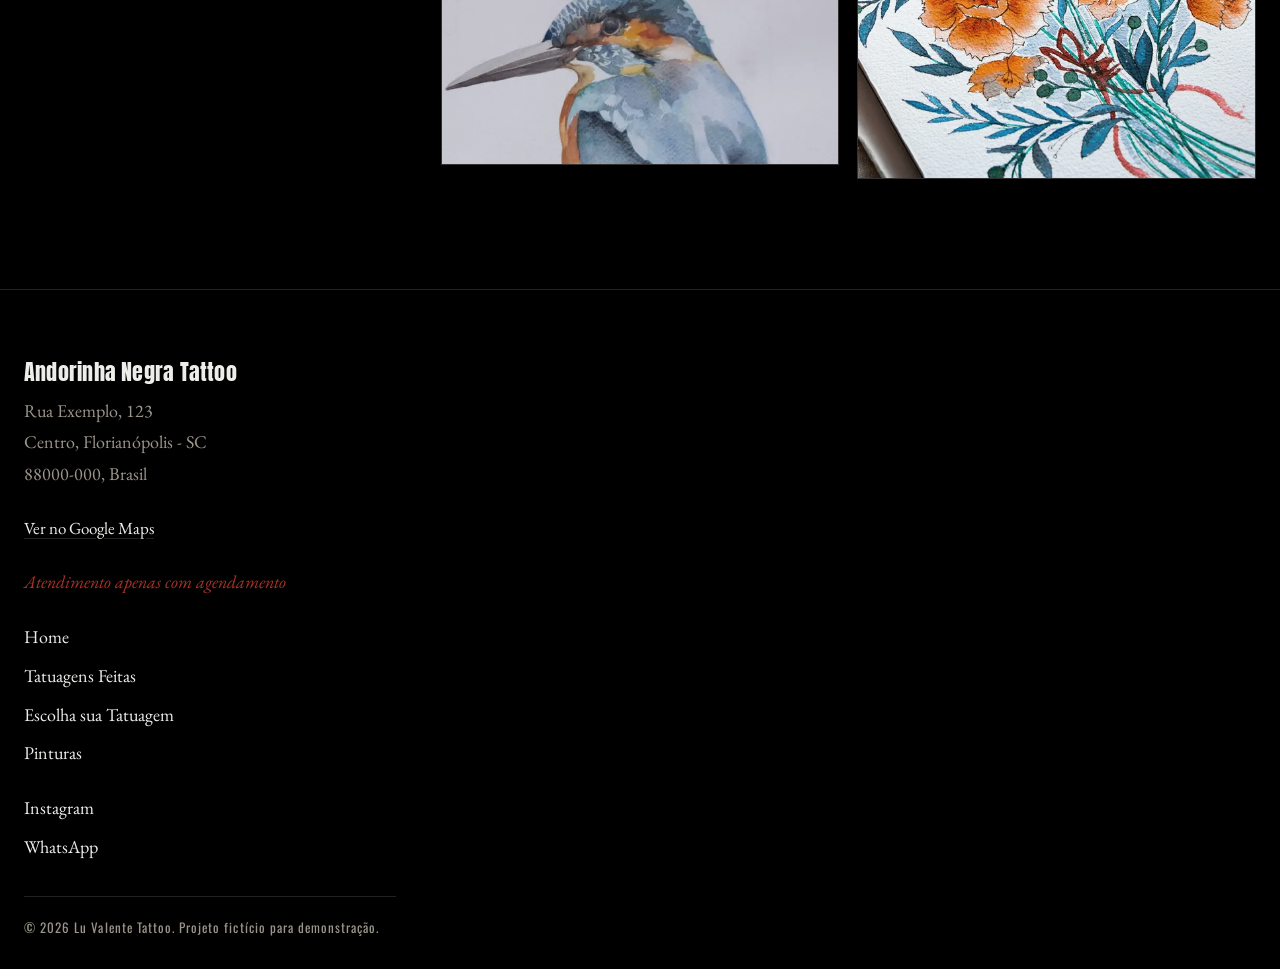
<file: docs/pinturas.html>
<!DOCTYPE html>
<html lang="pt-BR">
<head>
<meta charset="UTF-8">
<meta name="viewport" content="width=device-width, initial-scale=1, viewport-fit=cover">
<title>Pinturas | Lu Valente Tattoo</title>
<meta name="description" content="Galeria de pinturas de Lu Valente — aquarela e nanquim, sem fins comerciais. Só pra apreciar.">
<meta name="robots" content="noindex">
<meta name="theme-color" content="#000000">
<link rel="canonical" href="https://luiz-camillo.github.io/tattoo-studio-template/pinturas.html">
<link rel="alternate" hreflang="pt-br" href="https://luiz-camillo.github.io/tattoo-studio-template/pinturas.html">
<link rel="alternate" hreflang="en" href="https://luiz-camillo.github.io/tattoo-studio-template/en/paintings.html">
<link rel="alternate" hreflang="x-default" href="https://luiz-camillo.github.io/tattoo-studio-template/pinturas.html">

<meta property="og:type" content="website">
<meta property="og:title" content="Pinturas | Lu Valente Tattoo">
<meta property="og:description" content="Galeria de pinturas — aquarela e nanquim, sem fins comerciais.">
<meta property="og:image" content="https://luiz-camillo.github.io/tattoo-studio-template/images/og-image.jpg">
<meta property="og:url" content="https://luiz-camillo.github.io/tattoo-studio-template/pinturas.html">
<meta property="og:locale" content="pt_BR">
<meta name="twitter:card" content="summary_large_image">

<link rel="icon" type="image/svg+xml" href="images/favicon.svg">
<link rel="icon" type="image/png" sizes="32x32" href="images/favicon-32.png">
<link rel="apple-touch-icon" sizes="180x180" href="images/favicon-180.png">

<link rel="preconnect" href="https://fonts.googleapis.com">
<link rel="preconnect" href="https://fonts.gstatic.com" crossorigin>
<link href="https://fonts.googleapis.com/css2?family=Anton&family=Oswald:wght@300;400;500;600&family=EB+Garamond:ital,wght@0,400;0,500;1,400&family=Yellowtail&display=swap" rel="stylesheet">
<link rel="stylesheet" href="css/style.css">
<script>document.documentElement.classList.add('js');</script>
</head>
<body>

<header class="site-header">
  <div class="lang-switch">
    <a href="pinturas.html" class="active" aria-current="true" lang="pt-BR">PT</a>
    <a href="en/paintings.html" lang="en">EN</a>
  </div>
  <div class="brand">
    <a href="./">Lu Valente<span class="sub">Old School &amp; Tradicional</span></a>
  </div>
  <button class="burger" data-burger aria-label="Abrir menu" aria-expanded="false" aria-controls="menu">
    <span class="lines"><span></span><span></span><span></span></span>
  </button>
</header>

<div class="menu-overlay" id="menu" data-menu-overlay>
  <ul class="menu-list">
    <li><a href="./">Home</a></li>
    <li><a href="tatuagens-feitas.html">Tatuagens Feitas</a></li>
    <li><a href="escolha-sua-tattoo.html">Escolha sua Tatuagem</a></li>
    <li><a href="pinturas.html" class="current" aria-current="page">Pinturas</a></li>
  </ul>
  <div class="menu-foot">
    <a href="#" data-demo>Instagram</a>
    &nbsp;·&nbsp;
    <a href="#" data-demo>WhatsApp</a>
  </div>
</div>

<main>
  <section class="page-hero">
    <div class="wrap">
      <span class="eyebrow">Galeria · Sem venda</span>
      <h1>Pinturas</h1>
      <p>Trabalhos em aquarela e nanquim, feitos fora da máquina. Aqui é só pra apreciar — não é catálogo de venda.</p>
    </div>
  </section>

  <section class="section-pad">
    <div class="wrap">
      <div class="gallery">
        <div class="gallery-item reveal">
          <img src="images/pintura-01-600.webp" srcset="images/pintura-01-600.webp 600w, images/pintura-01-1200.webp 1200w" sizes="(max-width:520px) 100vw, (max-width:860px) 50vw, (max-width:1400px) 33vw, 440px" width="1200" height="1465" loading="lazy" decoding="async" alt="Aquarela de pássaro verde com uma flor no lugar da cabeça">
          <div class="cap"><span class="yr">2026</span><div class="nm">Pássaro e flor</div></div>
        </div>
        <div class="gallery-item reveal">
          <img src="images/pintura-02-600.webp" srcset="images/pintura-02-600.webp 600w, images/pintura-02-1200.webp 1200w" sizes="(max-width:520px) 100vw, (max-width:860px) 50vw, (max-width:1400px) 33vw, 440px" width="1200" height="750" loading="lazy" decoding="async" alt="Aquarela de pássaro azul e amarelo sobre uma pedra">
          <div class="cap"><span class="yr">2026</span><div class="nm">Pássaro na pedra</div></div>
        </div>
        <div class="gallery-item reveal">
          <img src="images/pintura-03-600.webp" srcset="images/pintura-03-600.webp 600w, images/pintura-03-1200.webp 1200w" sizes="(max-width:520px) 100vw, (max-width:860px) 50vw, (max-width:1400px) 33vw, 440px" width="1200" height="1638" loading="lazy" decoding="async" alt="Aquarela de pássaro em um galho de magnólia">
          <div class="cap"><span class="yr">2026</span><div class="nm">Pássaro e magnólia</div></div>
        </div>
        <div class="gallery-item reveal">
          <img src="images/pintura-04-600.webp" srcset="images/pintura-04-600.webp 600w, images/pintura-04-1200.webp 1200w" sizes="(max-width:520px) 100vw, (max-width:860px) 50vw, (max-width:1400px) 33vw, 440px" width="1200" height="1172" loading="lazy" decoding="async" alt="Aquarela de pôr do sol sobre o mar agitado, com pássaros">
          <div class="cap"><span class="yr">2026</span><div class="nm">Mar e sol</div></div>
        </div>
        <div class="gallery-item reveal">
          <img src="images/pintura-05-600.webp" srcset="images/pintura-05-600.webp 600w, images/pintura-05-1200.webp 1200w" sizes="(max-width:520px) 100vw, (max-width:860px) 50vw, (max-width:1400px) 33vw, 440px" width="976" height="553" loading="lazy" decoding="async" alt="Aquarela de martim-pescador">
          <div class="cap"><span class="yr">2026</span><div class="nm">Martim-pescador</div></div>
        </div>
        <div class="gallery-item reveal">
          <img src="images/pintura-06-600.webp" srcset="images/pintura-06-600.webp 600w, images/pintura-06-1200.webp 1200w" sizes="(max-width:520px) 100vw, (max-width:860px) 50vw, (max-width:1400px) 33vw, 440px" width="1200" height="849" loading="lazy" decoding="async" alt="Aquarela de galo colorido ao lado de pincéis">
          <div class="cap"><span class="yr">2026</span><div class="nm">Galo</div></div>
        </div>
        <div class="gallery-item reveal">
          <img src="images/pintura-07-600.webp" srcset="images/pintura-07-600.webp 600w, images/pintura-07-1200.webp 1200w" sizes="(max-width:520px) 100vw, (max-width:860px) 50vw, (max-width:1400px) 33vw, 440px" width="1200" height="1700" loading="lazy" decoding="async" alt="Desenho em nanquim de uma lua com rosto e ornamentos">
          <div class="cap"><span class="yr">2026</span><div class="nm">Lua em nanquim</div></div>
        </div>
        <div class="gallery-item reveal">
          <img src="images/pintura-08-600.webp" srcset="images/pintura-08-600.webp 600w, images/pintura-08-1200.webp 1200w" sizes="(max-width:520px) 100vw, (max-width:860px) 50vw, (max-width:1400px) 33vw, 440px" width="1200" height="984" loading="lazy" decoding="async" alt="Aquarela de buquê de flores laranja com folhas azuis">
          <div class="cap"><span class="yr">2026</span><div class="nm">Buquê laranja</div></div>
        </div>
      </div>
    </div>
  </section>
</main>

<footer class="site-footer">
  <div class="wrap footer-stack">
    <address class="footer-block">
      <strong>Andorinha Negra Tattoo</strong>
      <span>Rua Exemplo, 123</span>
      <span>Centro, Florianópolis - SC</span>
      <span>88000-000, Brasil</span>
    </address>

    <a class="footer-maplink" href="#" data-demo>Ver no Google Maps</a>

    <span class="footer-note">Atendimento apenas com agendamento</span>

    <nav class="footer-nav" aria-label="Páginas">
      <a href="./">Home</a>
      <a href="tatuagens-feitas.html">Tatuagens Feitas</a>
      <a href="escolha-sua-tattoo.html">Escolha sua Tatuagem</a>
      <a href="pinturas.html">Pinturas</a>
    </nav>

    <div class="footer-social">
      <a href="#" data-demo>Instagram</a>
      <a href="#" data-demo>WhatsApp</a>
    </div>

    <div class="footer-bottom">© <span data-year>2026</span> Lu Valente Tattoo. Projeto fictício para demonstração.</div>
  </div>
</footer>

<a class="wa-float" href="#" data-demo aria-label="Agendar no WhatsApp">
  <svg viewBox="0 0 32 32" aria-hidden="true"><path d="M16 3C9 3 3.3 8.7 3.3 15.7c0 2.6.8 5 2.1 7.1L3 29l6.4-2.3c2 1.1 4.3 1.8 6.6 1.8 7 0 12.7-5.7 12.7-12.7S23 3 16 3zm0 23.1c-2.1 0-4.1-.6-5.8-1.6l-.4-.2-4.3 1.5 1.5-4.2-.3-.4c-1.2-1.8-1.8-3.9-1.8-6.1 0-6 4.9-10.9 10.9-10.9s10.9 4.9 10.9 10.9-4.9 10.9-10.9 10.9zm6-8.2c-.3-.2-1.9-1-2.2-1.1-.3-.1-.5-.2-.7.1-.2.3-.8 1-1 1.2-.2.2-.4.2-.7.1-1-.5-2.6-1.6-3.5-2.9-.3-.4 0-.5.2-.8.2-.2.3-.5.1-.7-.1-.2-.7-1.7-.9-2.2-.2-.5-.4-.4-.6-.4h-.5c-.2 0-.5.1-.7.4-.2.3-1 1-.9 2.3.1 1.3 1.3 3.1 2.9 4.6 1.9 1.9 3.4 2.4 4.4 2.7 1 .3 1.8.2 2.5-.1.7-.3 1.9-1.2 2.2-1.8.3-.6.3-1.1.2-1.2-.1-.2-.3-.3-.6-.4z"/></svg>
</a>

<script src="js/script.js"></script>
</body>
</html>
</file>
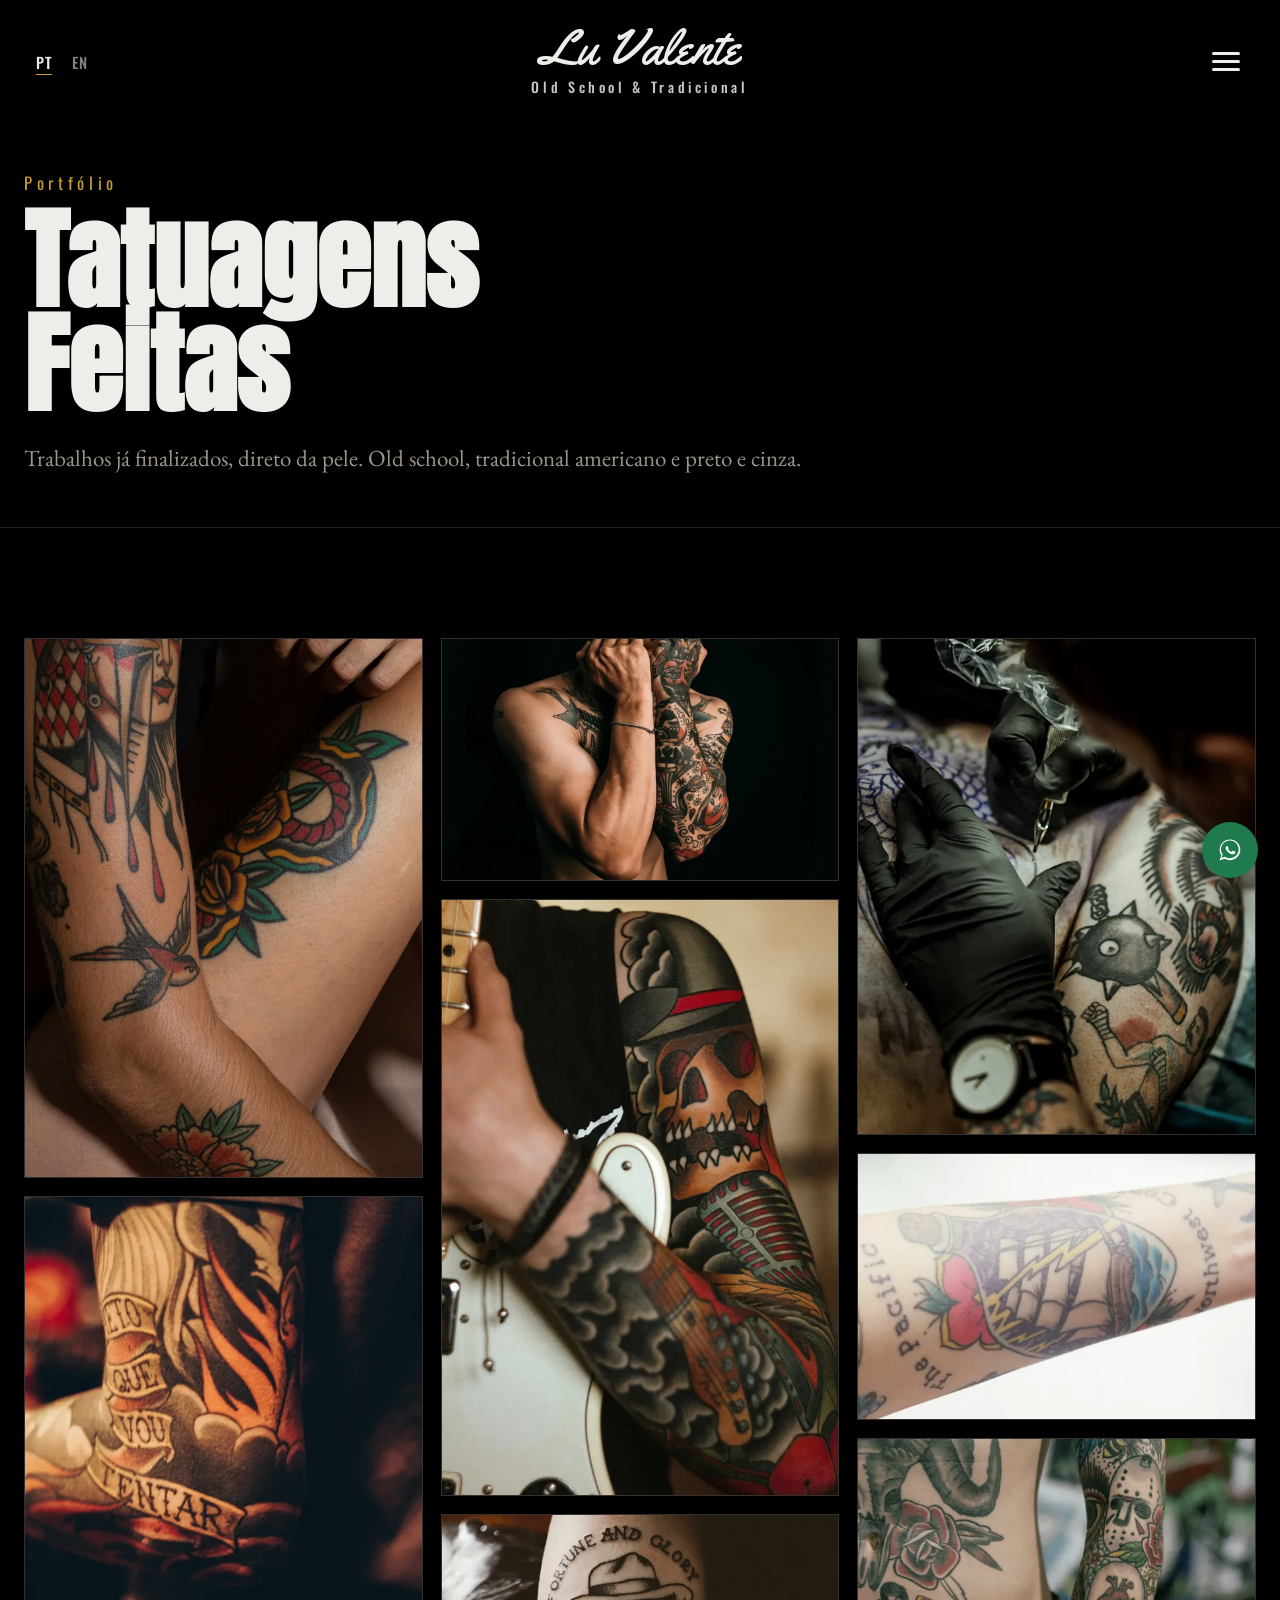
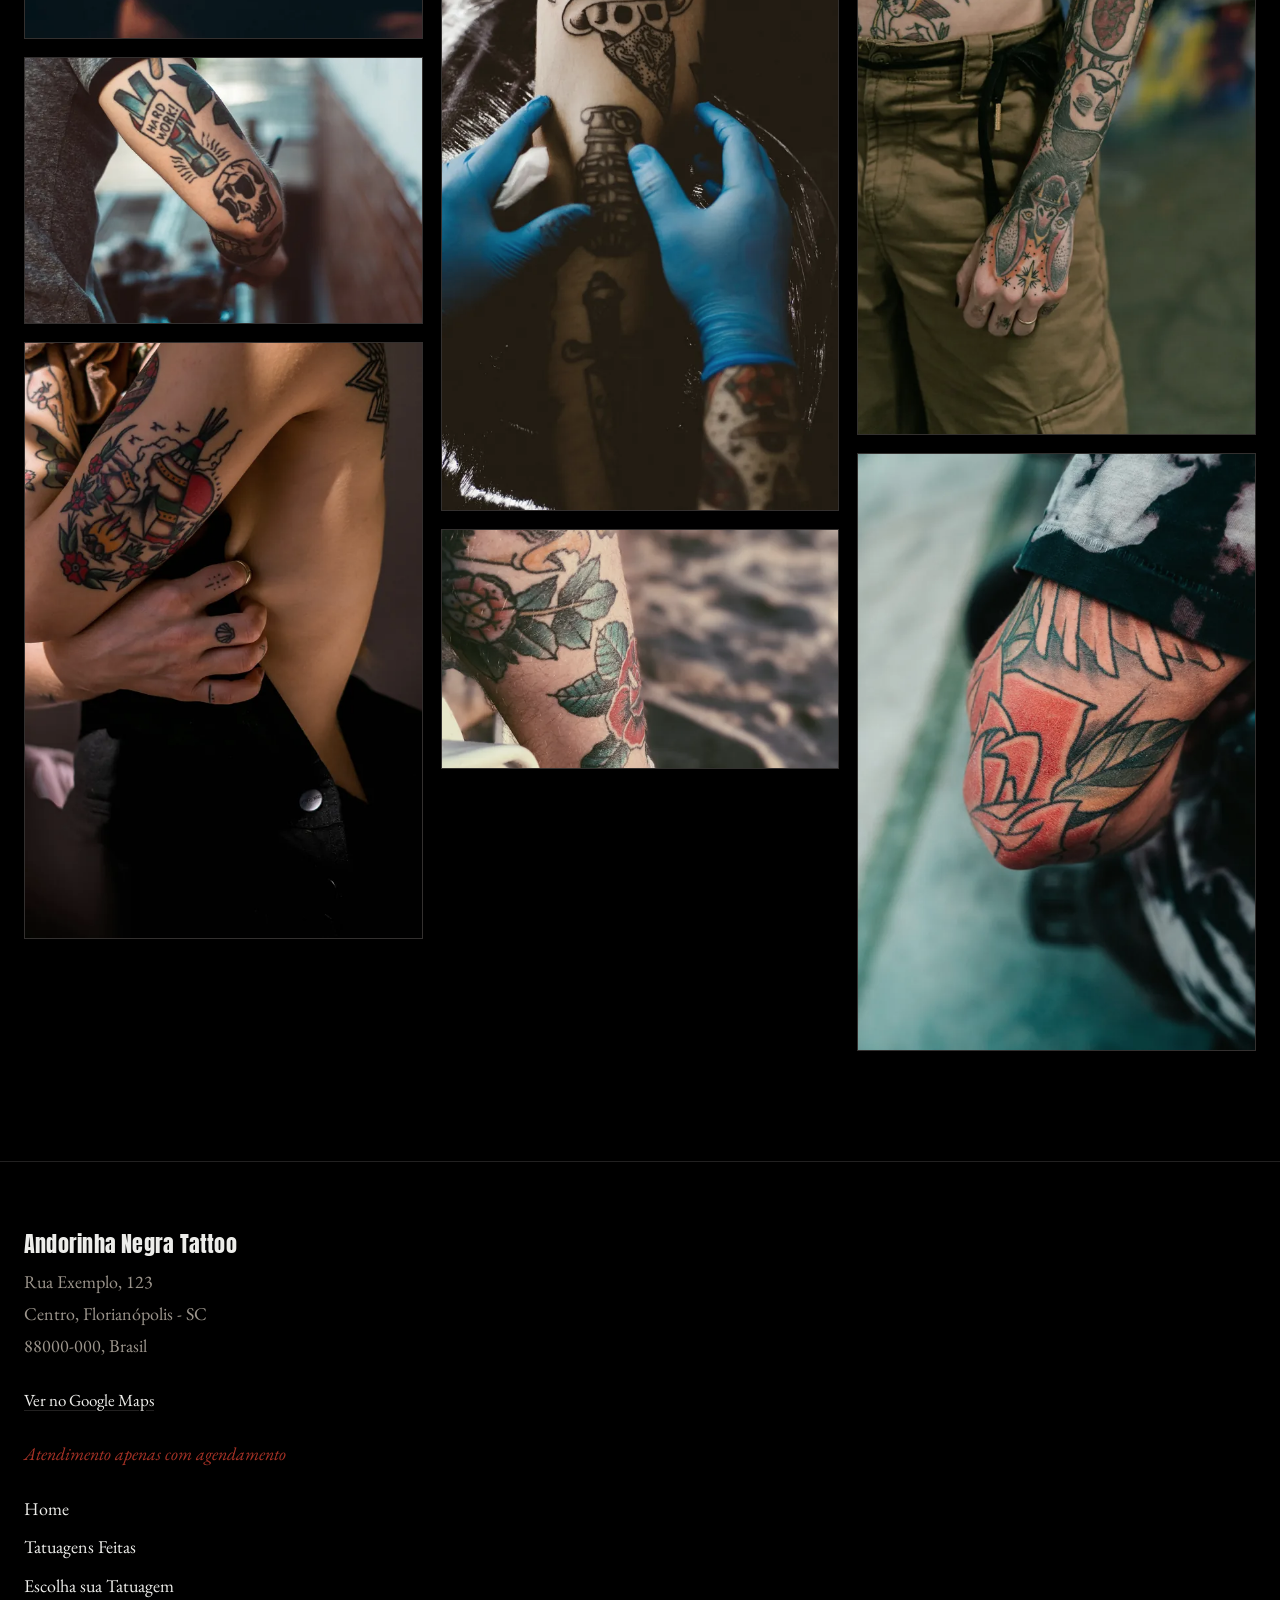
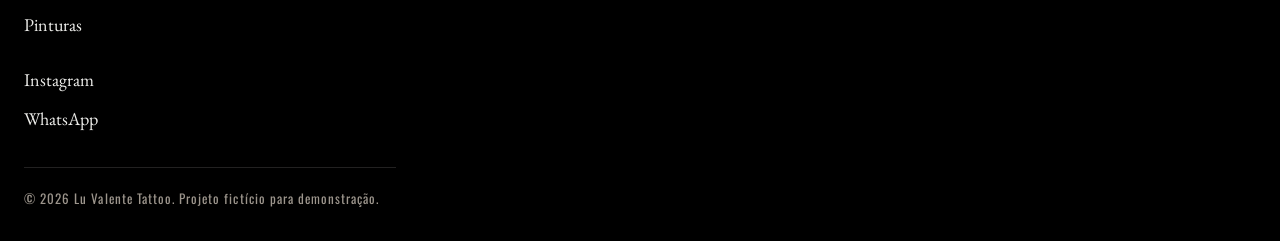
<file: docs/tatuagens-feitas.html>
<!DOCTYPE html>
<html lang="pt-BR">
<head>
<meta charset="UTF-8">
<meta name="viewport" content="width=device-width, initial-scale=1, viewport-fit=cover">
<title>Tatuagens Feitas | Lu Valente Tattoo</title>
<meta name="description" content="Galeria de tatuagens feitas por Lu Valente — old school e tradicional americano, direto da pele.">
<meta name="robots" content="noindex">
<meta name="theme-color" content="#000000">
<link rel="canonical" href="https://luiz-camillo.github.io/tattoo-studio-template/tatuagens-feitas.html">
<link rel="alternate" hreflang="pt-br" href="https://luiz-camillo.github.io/tattoo-studio-template/tatuagens-feitas.html">
<link rel="alternate" hreflang="en" href="https://luiz-camillo.github.io/tattoo-studio-template/en/tattoos-done.html">
<link rel="alternate" hreflang="x-default" href="https://luiz-camillo.github.io/tattoo-studio-template/tatuagens-feitas.html">

<meta property="og:type" content="website">
<meta property="og:title" content="Tatuagens Feitas | Lu Valente Tattoo">
<meta property="og:description" content="Galeria de tatuagens feitas — old school e tradicional americano.">
<meta property="og:image" content="https://luiz-camillo.github.io/tattoo-studio-template/images/og-image.jpg">
<meta property="og:url" content="https://luiz-camillo.github.io/tattoo-studio-template/tatuagens-feitas.html">
<meta property="og:locale" content="pt_BR">
<meta name="twitter:card" content="summary_large_image">

<link rel="icon" type="image/svg+xml" href="images/favicon.svg">
<link rel="icon" type="image/png" sizes="32x32" href="images/favicon-32.png">
<link rel="apple-touch-icon" sizes="180x180" href="images/favicon-180.png">

<link rel="preconnect" href="https://fonts.googleapis.com">
<link rel="preconnect" href="https://fonts.gstatic.com" crossorigin>
<link href="https://fonts.googleapis.com/css2?family=Anton&family=Oswald:wght@300;400;500;600&family=EB+Garamond:ital,wght@0,400;0,500;1,400&family=Yellowtail&display=swap" rel="stylesheet">
<link rel="stylesheet" href="css/style.css">
<script>document.documentElement.classList.add('js');</script>
</head>
<body>

<header class="site-header">
  <div class="lang-switch">
    <a href="tatuagens-feitas.html" class="active" aria-current="true" lang="pt-BR">PT</a>
    <a href="en/tattoos-done.html" lang="en">EN</a>
  </div>
  <div class="brand">
    <a href="./">Lu Valente<span class="sub">Old School &amp; Tradicional</span></a>
  </div>
  <button class="burger" data-burger aria-label="Abrir menu" aria-expanded="false" aria-controls="menu">
    <span class="lines"><span></span><span></span><span></span></span>
  </button>
</header>

<div class="menu-overlay" id="menu" data-menu-overlay>
  <ul class="menu-list">
    <li><a href="./">Home</a></li>
    <li><a href="tatuagens-feitas.html" class="current" aria-current="page">Tatuagens Feitas</a></li>
    <li><a href="escolha-sua-tattoo.html">Escolha sua Tatuagem</a></li>
    <li><a href="pinturas.html">Pinturas</a></li>
  </ul>
  <div class="menu-foot">
    <a href="#" data-demo>Instagram</a>
    &nbsp;·&nbsp;
    <a href="#" data-demo>WhatsApp</a>
  </div>
</div>

<main>
  <section class="page-hero">
    <div class="wrap">
      <span class="eyebrow">Portfólio</span>
      <h1>Tatuagens<br>Feitas</h1>
      <p>Trabalhos já finalizados, direto da pele. Old school, tradicional americano e preto e cinza.</p>
    </div>
  </section>

  <section class="section-pad">
    <div class="wrap">
      <div class="gallery">
        <div class="gallery-item reveal">
          <img src="images/tattoo-01-600.webp" srcset="images/tattoo-01-600.webp 600w, images/tattoo-01-1200.webp 1200w" sizes="(max-width:520px) 100vw, (max-width:860px) 50vw, (max-width:1400px) 33vw, 440px" width="1180" height="1600" loading="lazy" decoding="async" alt="Tatuagem tradicional de andorinha, cobra e rosas">
          <div class="cap"><span class="yr">2026</span><div class="nm">Andorinha, cobra e rosas</div></div>
        </div>
        <div class="gallery-item reveal">
          <img src="images/tattoo-02-600.webp" srcset="images/tattoo-02-600.webp 600w, images/tattoo-02-1200.webp 1200w" sizes="(max-width:520px) 100vw, (max-width:860px) 50vw, (max-width:1400px) 33vw, 440px" width="960" height="1067" loading="lazy" decoding="async" alt="Tatuagem com faixa escrita e chamas no braço">
          <div class="cap"><span class="yr">2026</span><div class="nm">Faixa e chamas</div></div>
        </div>
        <div class="gallery-item reveal">
          <img src="images/tattoo-03-600.webp" srcset="images/tattoo-03-600.webp 600w, images/tattoo-03-1200.webp 1200w" sizes="(max-width:520px) 100vw, (max-width:860px) 50vw, (max-width:1400px) 33vw, 440px" width="1200" height="803" loading="lazy" decoding="async" alt="Tatuagens tradicionais de martelo e caveira no braço">
          <div class="cap"><span class="yr">2026</span><div class="nm">Martelo e caveira</div></div>
        </div>
        <div class="gallery-item reveal">
          <img src="images/tattoo-04-600.webp" srcset="images/tattoo-04-600.webp 600w, images/tattoo-04-1200.webp 1200w" sizes="(max-width:520px) 100vw, (max-width:860px) 50vw, (max-width:1400px) 33vw, 440px" width="1200" height="1800" loading="lazy" decoding="async" alt="Tatuagem tradicional de tenda, fogueira e flores no braço">
          <div class="cap"><span class="yr">2026</span><div class="nm">Tenda e fogueira</div></div>
        </div>
        <div class="gallery-item reveal">
          <img src="images/tattoo-05-600.webp" srcset="images/tattoo-05-600.webp 600w, images/tattoo-05-1200.webp 1200w" sizes="(max-width:520px) 100vw, (max-width:860px) 50vw, (max-width:1400px) 33vw, 440px" width="1200" height="733" loading="lazy" decoding="async" alt="Braço fechado com tatuagens tradicionais coloridas">
          <div class="cap"><span class="yr">2026</span><div class="nm">Braço fechado</div></div>
        </div>
        <div class="gallery-item reveal">
          <img src="images/tattoo-06-600.webp" srcset="images/tattoo-06-600.webp 600w, images/tattoo-06-1200.webp 1200w" sizes="(max-width:520px) 100vw, (max-width:860px) 50vw, (max-width:1400px) 33vw, 440px" width="1200" height="1800" loading="lazy" decoding="async" alt="Tatuagem de caveira de chapéu, microfone e guitarra no braço">
          <div class="cap"><span class="yr">2026</span><div class="nm">Caveira e microfone</div></div>
        </div>
        <div class="gallery-item reveal">
          <img src="images/tattoo-07-600.webp" srcset="images/tattoo-07-600.webp 600w, images/tattoo-07-1200.webp 1200w" sizes="(max-width:520px) 100vw, (max-width:860px) 50vw, (max-width:1400px) 33vw, 440px" width="1200" height="1800" loading="lazy" decoding="async" alt="Tatuagem preta de caveira bandida com a frase Fortune and Glory">
          <div class="cap"><span class="yr">2026</span><div class="nm">Fortune and Glory</div></div>
        </div>
        <div class="gallery-item reveal">
          <img src="images/tattoo-08-600.webp" srcset="images/tattoo-08-600.webp 600w, images/tattoo-08-1200.webp 1200w" sizes="(max-width:520px) 100vw, (max-width:860px) 50vw, (max-width:1400px) 33vw, 440px" width="1200" height="720" loading="lazy" decoding="async" alt="Tatuagem tradicional de rosa vermelha na perna">
          <div class="cap"><span class="yr">2026</span><div class="nm">Rosa na perna</div></div>
        </div>
        <div class="gallery-item reveal">
          <img src="images/tattoo-09-600.webp" srcset="images/tattoo-09-600.webp 600w, images/tattoo-09-1200.webp 1200w" sizes="(max-width:520px) 100vw, (max-width:860px) 50vw, (max-width:1400px) 33vw, 440px" width="1200" height="1499" loading="lazy" decoding="async" alt="Mãos de luva preta tatuando um braço já fechado">
          <div class="cap"><span class="yr">2026</span><div class="nm">Sessão em andamento</div></div>
        </div>
        <div class="gallery-item reveal">
          <img src="images/tattoo-10-600.webp" srcset="images/tattoo-10-600.webp 600w, images/tattoo-10-1200.webp 1200w" sizes="(max-width:520px) 100vw, (max-width:860px) 50vw, (max-width:1400px) 33vw, 440px" width="1200" height="800" loading="lazy" decoding="async" alt="Tatuagem tradicional de navio dentro da garrafa">
          <div class="cap"><span class="yr">2026</span><div class="nm">Navio na garrafa</div></div>
        </div>
        <div class="gallery-item reveal">
          <img src="images/tattoo-11-600.webp" srcset="images/tattoo-11-600.webp 600w, images/tattoo-11-1200.webp 1200w" sizes="(max-width:520px) 100vw, (max-width:860px) 50vw, (max-width:1400px) 33vw, 440px" width="1200" height="1800" loading="lazy" decoding="async" alt="Braço e mão fechados com tatuagens tradicionais">
          <div class="cap"><span class="yr">2026</span><div class="nm">Braço e mão fechados</div></div>
        </div>
        <div class="gallery-item reveal">
          <img src="images/tattoo-12-600.webp" srcset="images/tattoo-12-600.webp 600w, images/tattoo-12-1200.webp 1200w" sizes="(max-width:520px) 100vw, (max-width:860px) 50vw, (max-width:1400px) 33vw, 440px" width="1200" height="1804" loading="lazy" decoding="async" alt="Tatuagem de rosa vermelha no cotovelo">
          <div class="cap"><span class="yr">2026</span><div class="nm">Rosa no cotovelo</div></div>
        </div>
      </div>
    </div>
  </section>
</main>

<footer class="site-footer">
  <div class="wrap footer-stack">
    <address class="footer-block">
      <strong>Andorinha Negra Tattoo</strong>
      <span>Rua Exemplo, 123</span>
      <span>Centro, Florianópolis - SC</span>
      <span>88000-000, Brasil</span>
    </address>

    <a class="footer-maplink" href="#" data-demo>Ver no Google Maps</a>

    <span class="footer-note">Atendimento apenas com agendamento</span>

    <nav class="footer-nav" aria-label="Páginas">
      <a href="./">Home</a>
      <a href="tatuagens-feitas.html">Tatuagens Feitas</a>
      <a href="escolha-sua-tattoo.html">Escolha sua Tatuagem</a>
      <a href="pinturas.html">Pinturas</a>
    </nav>

    <div class="footer-social">
      <a href="#" data-demo>Instagram</a>
      <a href="#" data-demo>WhatsApp</a>
    </div>

    <div class="footer-bottom">© <span data-year>2026</span> Lu Valente Tattoo. Projeto fictício para demonstração.</div>
  </div>
</footer>

<a class="wa-float" href="#" data-demo aria-label="Agendar no WhatsApp">
  <svg viewBox="0 0 32 32" aria-hidden="true"><path d="M16 3C9 3 3.3 8.7 3.3 15.7c0 2.6.8 5 2.1 7.1L3 29l6.4-2.3c2 1.1 4.3 1.8 6.6 1.8 7 0 12.7-5.7 12.7-12.7S23 3 16 3zm0 23.1c-2.1 0-4.1-.6-5.8-1.6l-.4-.2-4.3 1.5 1.5-4.2-.3-.4c-1.2-1.8-1.8-3.9-1.8-6.1 0-6 4.9-10.9 10.9-10.9s10.9 4.9 10.9 10.9-4.9 10.9-10.9 10.9zm6-8.2c-.3-.2-1.9-1-2.2-1.1-.3-.1-.5-.2-.7.1-.2.3-.8 1-1 1.2-.2.2-.4.2-.7.1-1-.5-2.6-1.6-3.5-2.9-.3-.4 0-.5.2-.8.2-.2.3-.5.1-.7-.1-.2-.7-1.7-.9-2.2-.2-.5-.4-.4-.6-.4h-.5c-.2 0-.5.1-.7.4-.2.3-1 1-.9 2.3.1 1.3 1.3 3.1 2.9 4.6 1.9 1.9 3.4 2.4 4.4 2.7 1 .3 1.8.2 2.5-.1.7-.3 1.9-1.2 2.2-1.8.3-.6.3-1.1.2-1.2-.1-.2-.3-.3-.6-.4z"/></svg>
</a>

<script src="js/script.js"></script>
</body>
</html>
</file>
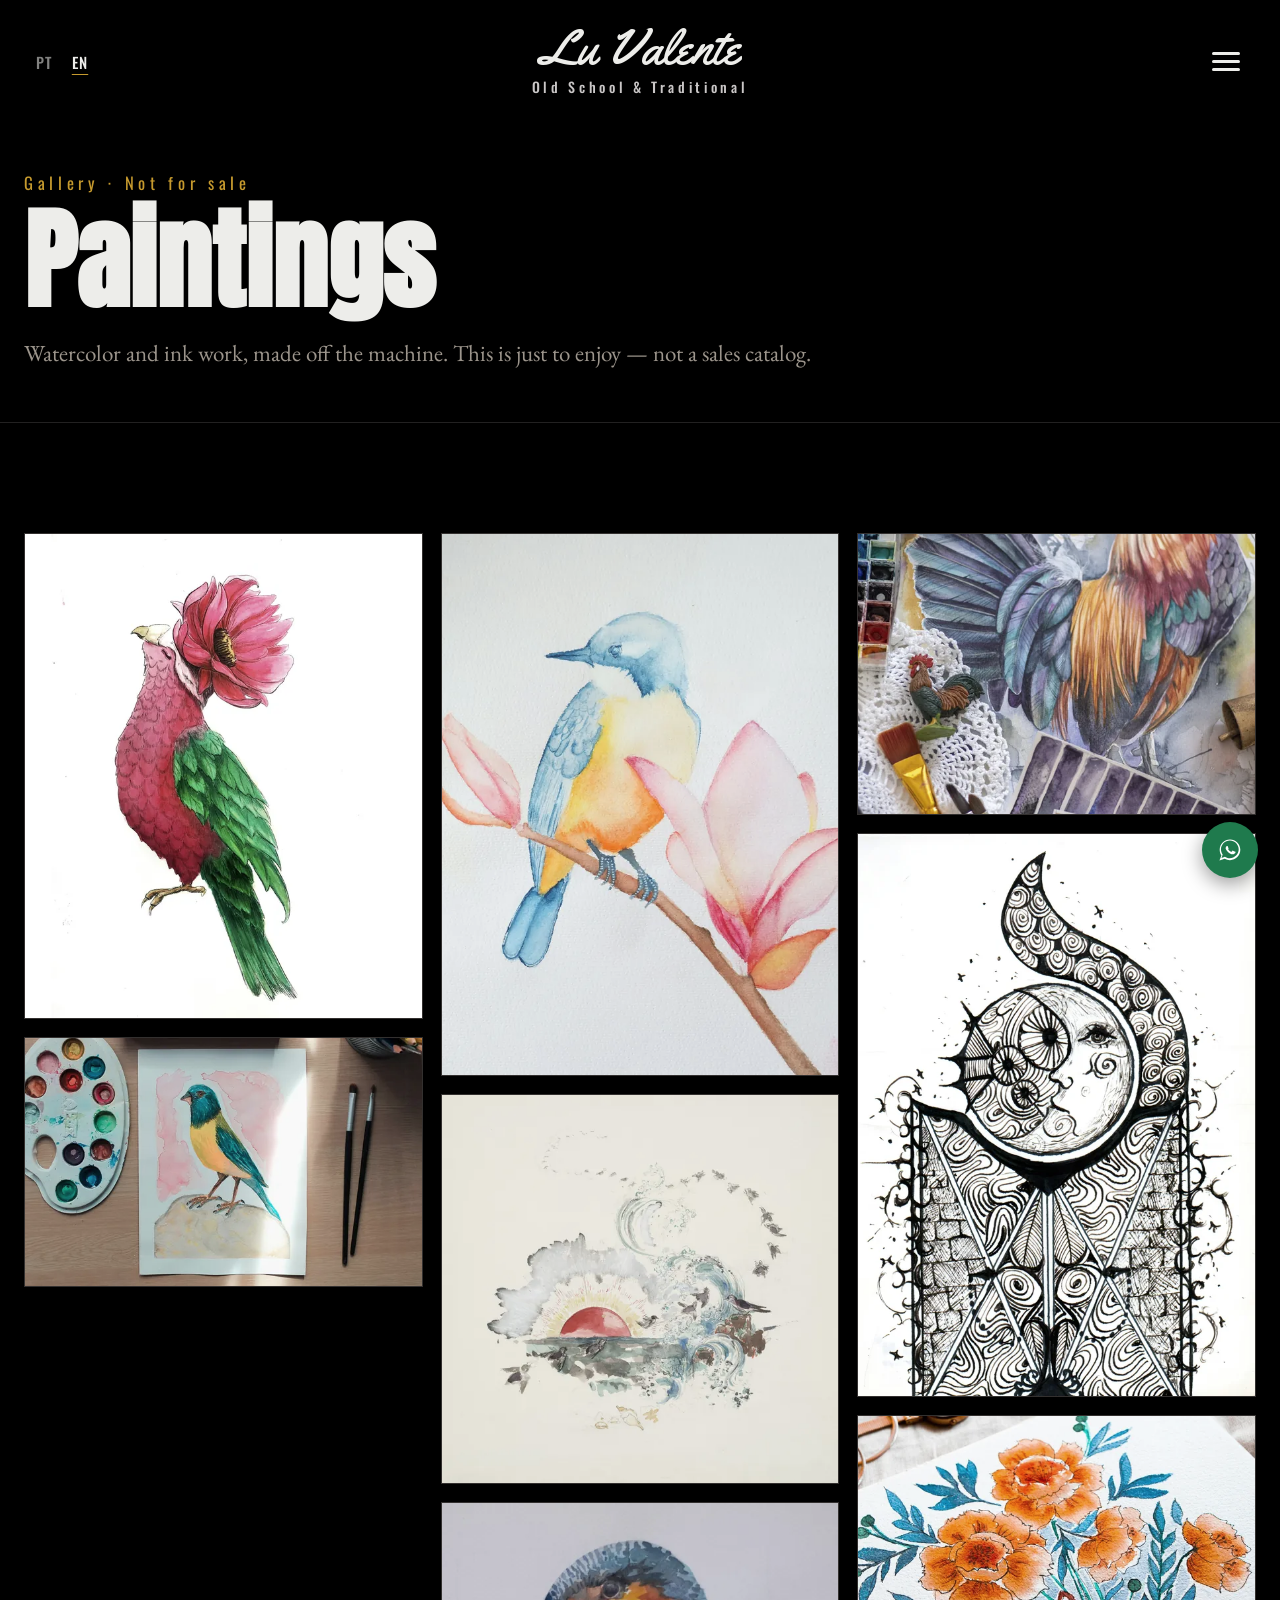
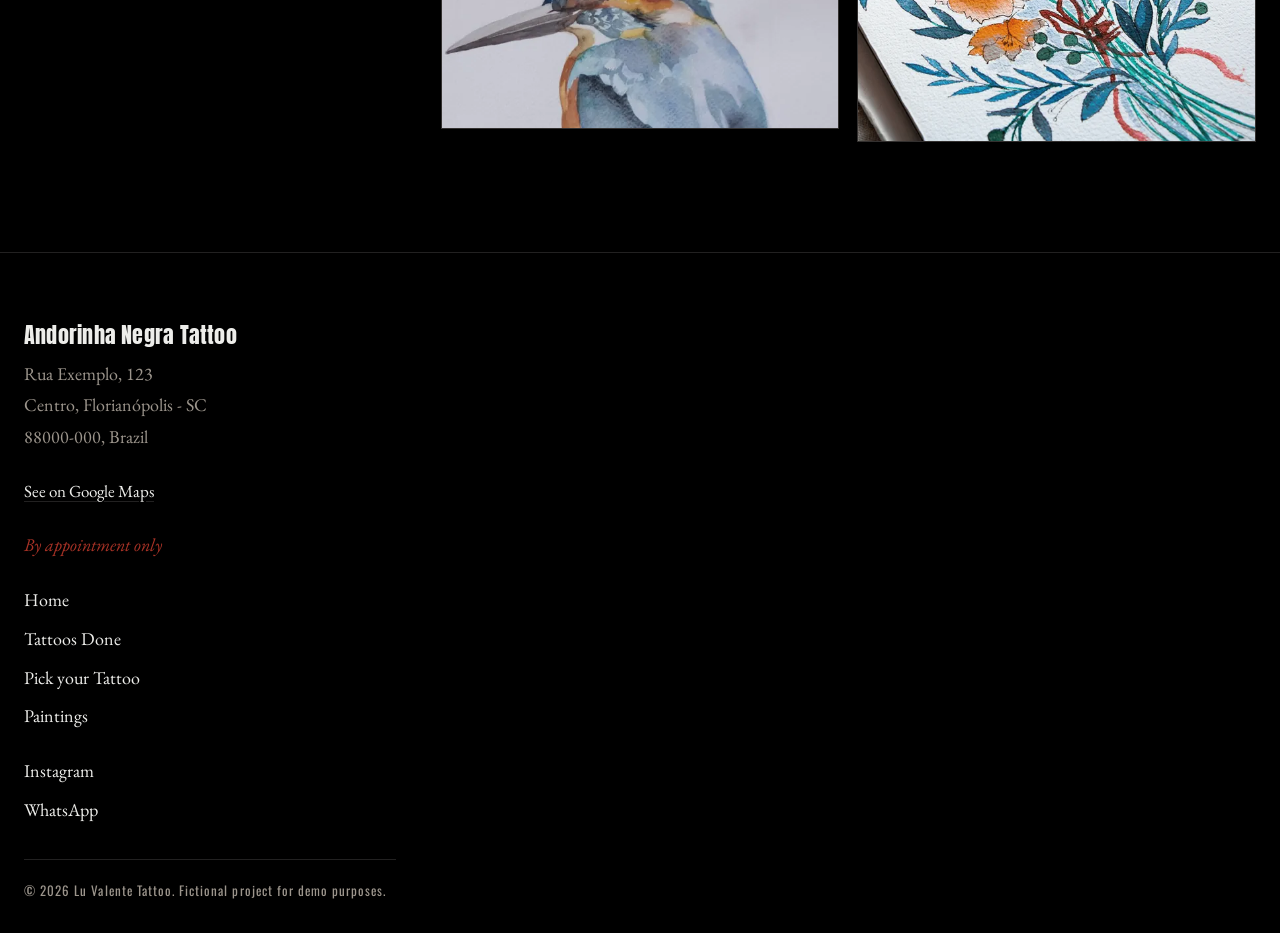
<file: docs/en/paintings.html>
<!DOCTYPE html>
<html lang="en">
<head>
<meta charset="UTF-8">
<meta name="viewport" content="width=device-width, initial-scale=1, viewport-fit=cover">
<title>Paintings | Lu Valente Tattoo</title>
<meta name="description" content="Gallery of Lu Valente's paintings — watercolor and ink, not for sale. Just to enjoy.">
<meta name="robots" content="noindex">
<meta name="theme-color" content="#000000">
<link rel="canonical" href="https://luiz-camillo.github.io/tattoo-studio-template/en/paintings.html">
<link rel="alternate" hreflang="pt-br" href="https://luiz-camillo.github.io/tattoo-studio-template/pinturas.html">
<link rel="alternate" hreflang="en" href="https://luiz-camillo.github.io/tattoo-studio-template/en/paintings.html">
<link rel="alternate" hreflang="x-default" href="https://luiz-camillo.github.io/tattoo-studio-template/pinturas.html">

<meta property="og:type" content="website">
<meta property="og:title" content="Paintings | Lu Valente Tattoo">
<meta property="og:description" content="Gallery of paintings — watercolor and ink, not for sale.">
<meta property="og:image" content="https://luiz-camillo.github.io/tattoo-studio-template/images/og-image.jpg">
<meta property="og:url" content="https://luiz-camillo.github.io/tattoo-studio-template/en/paintings.html">
<meta property="og:locale" content="en_US">
<meta name="twitter:card" content="summary_large_image">

<link rel="icon" type="image/svg+xml" href="../images/favicon.svg">
<link rel="icon" type="image/png" sizes="32x32" href="../images/favicon-32.png">
<link rel="apple-touch-icon" sizes="180x180" href="../images/favicon-180.png">

<link rel="preconnect" href="https://fonts.googleapis.com">
<link rel="preconnect" href="https://fonts.gstatic.com" crossorigin>
<link href="https://fonts.googleapis.com/css2?family=Anton&family=Oswald:wght@300;400;500;600&family=EB+Garamond:ital,wght@0,400;0,500;1,400&family=Yellowtail&display=swap" rel="stylesheet">
<link rel="stylesheet" href="../css/style.css">
<script>document.documentElement.classList.add('js');</script>
</head>
<body>

<header class="site-header">
  <div class="lang-switch">
    <a href="../pinturas.html" lang="pt-BR">PT</a>
    <a href="paintings.html" class="active" aria-current="true" lang="en">EN</a>
  </div>
  <div class="brand">
    <a href="./">Lu Valente<span class="sub">Old School &amp; Traditional</span></a>
  </div>
  <button class="burger" data-burger aria-label="Open menu" aria-expanded="false" aria-controls="menu">
    <span class="lines"><span></span><span></span><span></span></span>
  </button>
</header>

<div class="menu-overlay" id="menu" data-menu-overlay>
  <ul class="menu-list">
    <li><a href="./">Home</a></li>
    <li><a href="tattoos-done.html">Tattoos Done</a></li>
    <li><a href="pick-your-tattoo.html">Pick your Tattoo</a></li>
    <li><a href="paintings.html" class="current" aria-current="page">Paintings</a></li>
  </ul>
  <div class="menu-foot">
    <a href="#" data-demo>Instagram</a>
    &nbsp;·&nbsp;
    <a href="#" data-demo>WhatsApp</a>
  </div>
</div>

<main>
  <section class="page-hero">
    <div class="wrap">
      <span class="eyebrow">Gallery · Not for sale</span>
      <h1>Paintings</h1>
      <p>Watercolor and ink work, made off the machine. This is just to enjoy — not a sales catalog.</p>
    </div>
  </section>

  <section class="section-pad">
    <div class="wrap">
      <div class="gallery">
        <div class="gallery-item reveal">
          <img src="../images/pintura-01-600.webp" srcset="../images/pintura-01-600.webp 600w, ../images/pintura-01-1200.webp 1200w" sizes="(max-width:520px) 100vw, (max-width:860px) 50vw, (max-width:1400px) 33vw, 440px" width="1200" height="1465" loading="lazy" decoding="async" alt="Watercolor of a green bird with a flower for a head">
          <div class="cap"><span class="yr">2026</span><div class="nm">Bird and flower</div></div>
        </div>
        <div class="gallery-item reveal">
          <img src="../images/pintura-02-600.webp" srcset="../images/pintura-02-600.webp 600w, ../images/pintura-02-1200.webp 1200w" sizes="(max-width:520px) 100vw, (max-width:860px) 50vw, (max-width:1400px) 33vw, 440px" width="1200" height="750" loading="lazy" decoding="async" alt="Watercolor of a blue and yellow bird on a rock">
          <div class="cap"><span class="yr">2026</span><div class="nm">Bird on a rock</div></div>
        </div>
        <div class="gallery-item reveal">
          <img src="../images/pintura-03-600.webp" srcset="../images/pintura-03-600.webp 600w, ../images/pintura-03-1200.webp 1200w" sizes="(max-width:520px) 100vw, (max-width:860px) 50vw, (max-width:1400px) 33vw, 440px" width="1200" height="1638" loading="lazy" decoding="async" alt="Watercolor of a bird on a magnolia branch">
          <div class="cap"><span class="yr">2026</span><div class="nm">Bird and magnolia</div></div>
        </div>
        <div class="gallery-item reveal">
          <img src="../images/pintura-04-600.webp" srcset="../images/pintura-04-600.webp 600w, ../images/pintura-04-1200.webp 1200w" sizes="(max-width:520px) 100vw, (max-width:860px) 50vw, (max-width:1400px) 33vw, 440px" width="1200" height="1172" loading="lazy" decoding="async" alt="Watercolor sunset over a rough sea, with birds">
          <div class="cap"><span class="yr">2026</span><div class="nm">Sea and sun</div></div>
        </div>
        <div class="gallery-item reveal">
          <img src="../images/pintura-05-600.webp" srcset="../images/pintura-05-600.webp 600w, ../images/pintura-05-1200.webp 1200w" sizes="(max-width:520px) 100vw, (max-width:860px) 50vw, (max-width:1400px) 33vw, 440px" width="976" height="553" loading="lazy" decoding="async" alt="Watercolor of a kingfisher">
          <div class="cap"><span class="yr">2026</span><div class="nm">Kingfisher</div></div>
        </div>
        <div class="gallery-item reveal">
          <img src="../images/pintura-06-600.webp" srcset="../images/pintura-06-600.webp 600w, ../images/pintura-06-1200.webp 1200w" sizes="(max-width:520px) 100vw, (max-width:860px) 50vw, (max-width:1400px) 33vw, 440px" width="1200" height="849" loading="lazy" decoding="async" alt="Watercolor of a colorful rooster next to brushes">
          <div class="cap"><span class="yr">2026</span><div class="nm">Rooster</div></div>
        </div>
        <div class="gallery-item reveal">
          <img src="../images/pintura-07-600.webp" srcset="../images/pintura-07-600.webp 600w, ../images/pintura-07-1200.webp 1200w" sizes="(max-width:520px) 100vw, (max-width:860px) 50vw, (max-width:1400px) 33vw, 440px" width="1200" height="1700" loading="lazy" decoding="async" alt="Ink drawing of a moon with a face and ornaments">
          <div class="cap"><span class="yr">2026</span><div class="nm">Ink moon</div></div>
        </div>
        <div class="gallery-item reveal">
          <img src="../images/pintura-08-600.webp" srcset="../images/pintura-08-600.webp 600w, ../images/pintura-08-1200.webp 1200w" sizes="(max-width:520px) 100vw, (max-width:860px) 50vw, (max-width:1400px) 33vw, 440px" width="1200" height="984" loading="lazy" decoding="async" alt="Watercolor bouquet of orange flowers with blue leaves">
          <div class="cap"><span class="yr">2026</span><div class="nm">Orange bouquet</div></div>
        </div>
      </div>
    </div>
  </section>
</main>

<footer class="site-footer">
  <div class="wrap footer-stack">
    <address class="footer-block">
      <strong>Andorinha Negra Tattoo</strong>
      <span>Rua Exemplo, 123</span>
      <span>Centro, Florianópolis - SC</span>
      <span>88000-000, Brazil</span>
    </address>

    <a class="footer-maplink" href="#" data-demo>See on Google Maps</a>

    <span class="footer-note">By appointment only</span>

    <nav class="footer-nav" aria-label="Pages">
      <a href="./">Home</a>
      <a href="tattoos-done.html">Tattoos Done</a>
      <a href="pick-your-tattoo.html">Pick your Tattoo</a>
      <a href="paintings.html">Paintings</a>
    </nav>

    <div class="footer-social">
      <a href="#" data-demo>Instagram</a>
      <a href="#" data-demo>WhatsApp</a>
    </div>

    <div class="footer-bottom">© <span data-year>2026</span> Lu Valente Tattoo. Fictional project for demo purposes.</div>
  </div>
</footer>

<a class="wa-float" href="#" data-demo aria-label="Book on WhatsApp">
  <svg viewBox="0 0 32 32" aria-hidden="true"><path d="M16 3C9 3 3.3 8.7 3.3 15.7c0 2.6.8 5 2.1 7.1L3 29l6.4-2.3c2 1.1 4.3 1.8 6.6 1.8 7 0 12.7-5.7 12.7-12.7S23 3 16 3zm0 23.1c-2.1 0-4.1-.6-5.8-1.6l-.4-.2-4.3 1.5 1.5-4.2-.3-.4c-1.2-1.8-1.8-3.9-1.8-6.1 0-6 4.9-10.9 10.9-10.9s10.9 4.9 10.9 10.9-4.9 10.9-10.9 10.9zm6-8.2c-.3-.2-1.9-1-2.2-1.1-.3-.1-.5-.2-.7.1-.2.3-.8 1-1 1.2-.2.2-.4.2-.7.1-1-.5-2.6-1.6-3.5-2.9-.3-.4 0-.5.2-.8.2-.2.3-.5.1-.7-.1-.2-.7-1.7-.9-2.2-.2-.5-.4-.4-.6-.4h-.5c-.2 0-.5.1-.7.4-.2.3-1 1-.9 2.3.1 1.3 1.3 3.1 2.9 4.6 1.9 1.9 3.4 2.4 4.4 2.7 1 .3 1.8.2 2.5-.1.7-.3 1.9-1.2 2.2-1.8.3-.6.3-1.1.2-1.2-.1-.2-.3-.3-.6-.4z"/></svg>
</a>

<script src="../js/script.js"></script>
</body>
</html>
</file>
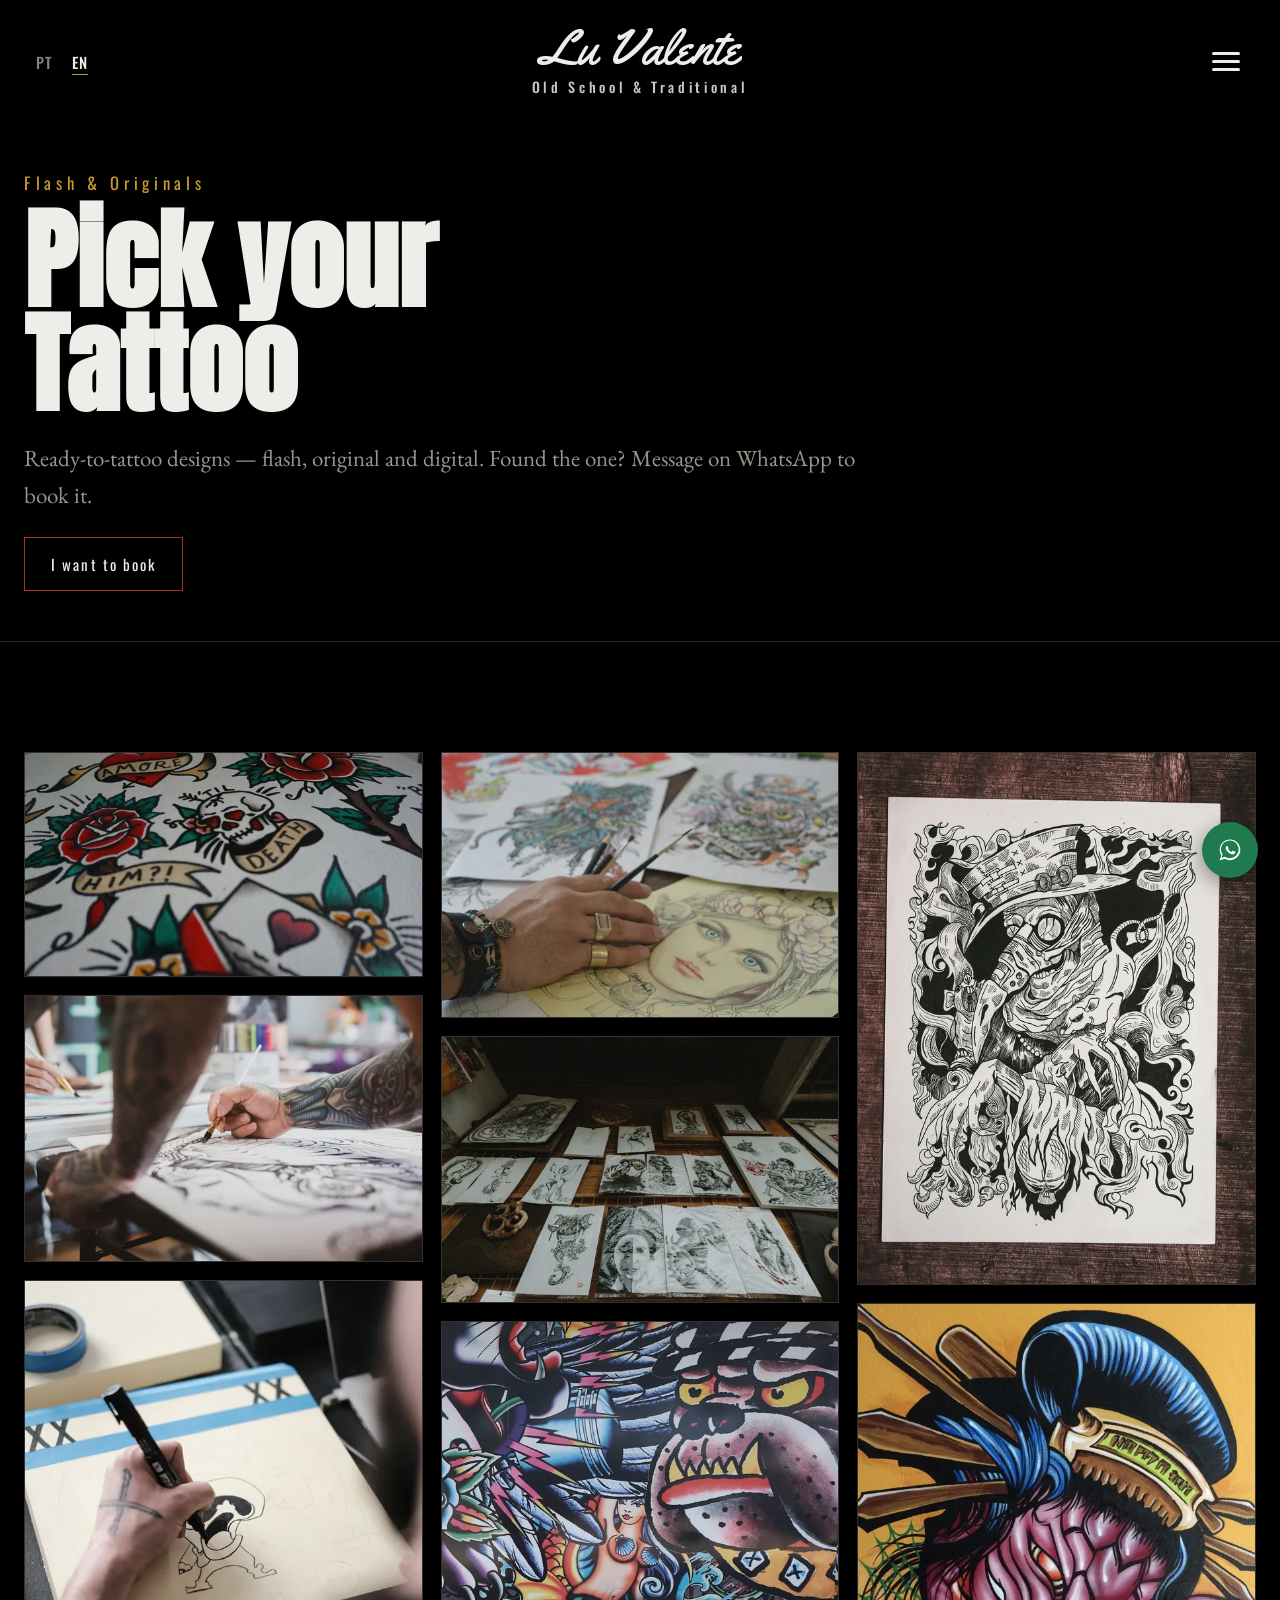
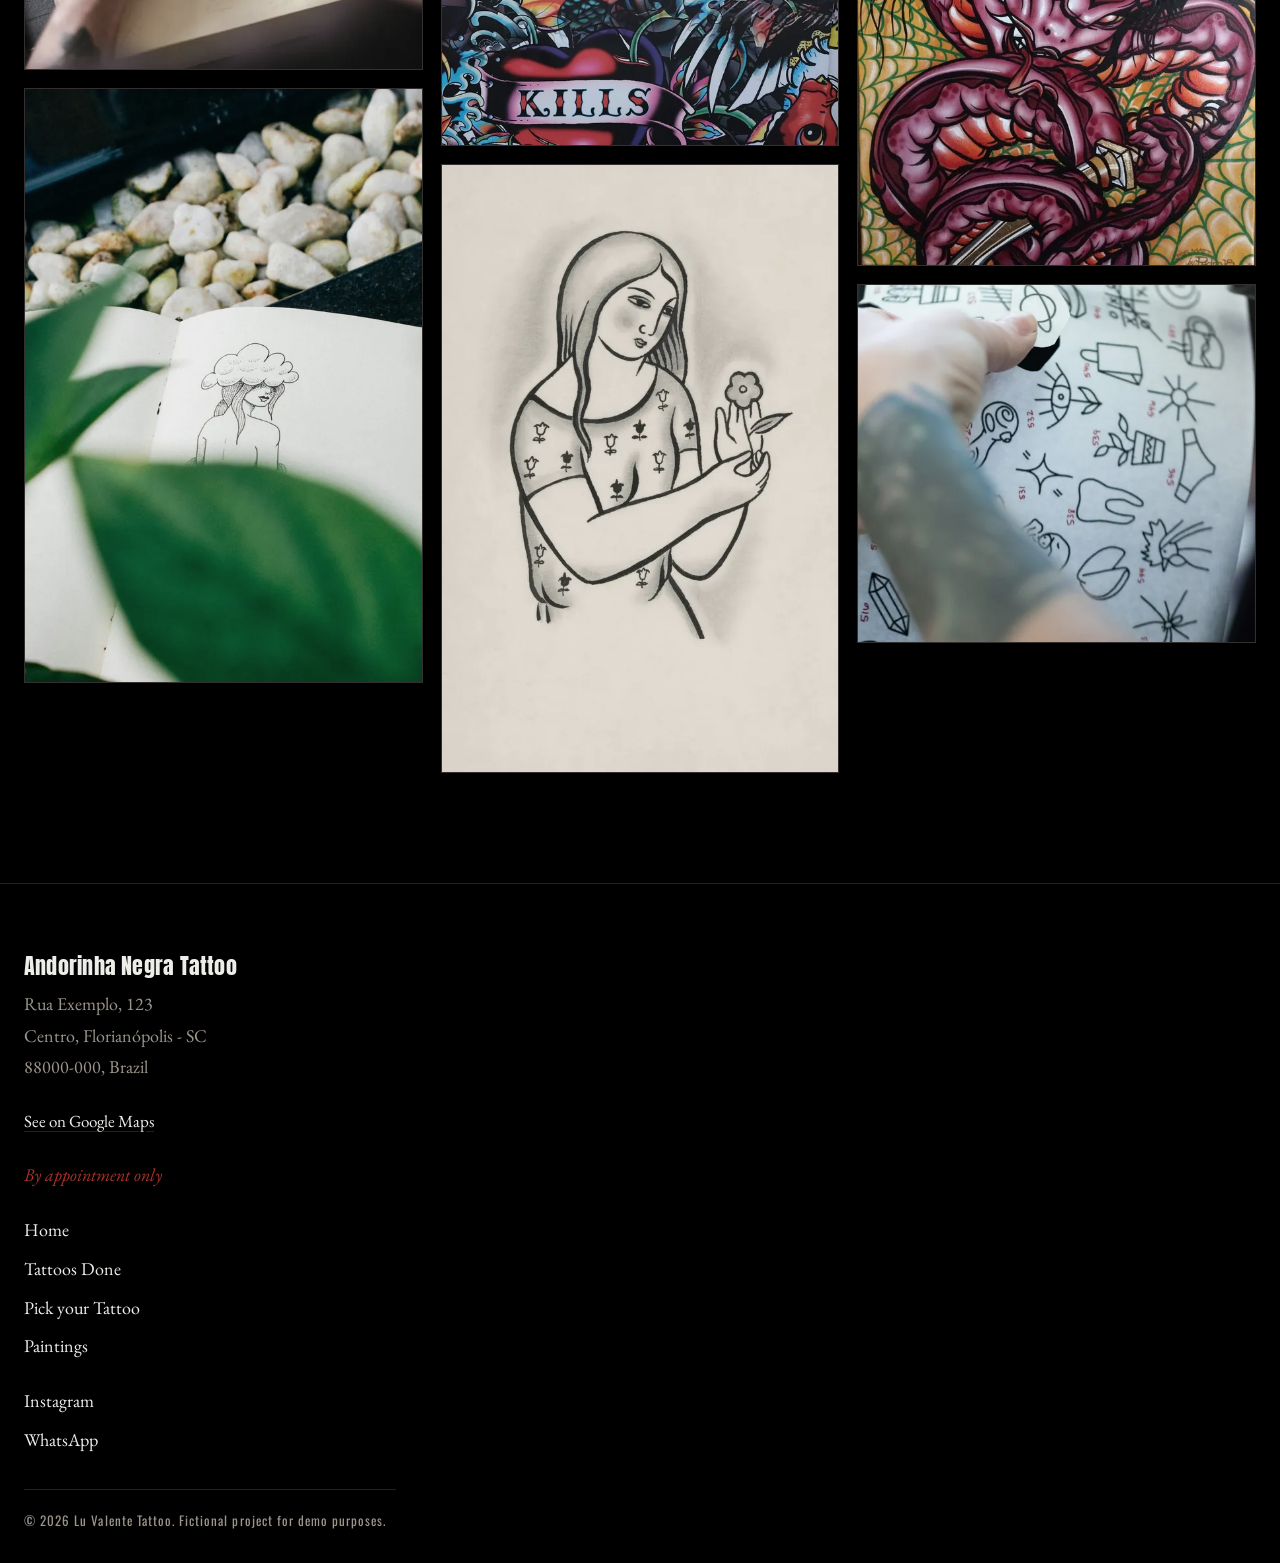
<file: docs/en/pick-your-tattoo.html>
<!DOCTYPE html>
<html lang="en">
<head>
<meta charset="UTF-8">
<meta name="viewport" content="width=device-width, initial-scale=1, viewport-fit=cover">
<title>Pick your Tattoo | Lu Valente Tattoo</title>
<meta name="description" content="Flash sheets, original and digital designs available to tattoo. Pick yours and book on WhatsApp.">
<meta name="robots" content="noindex">
<meta name="theme-color" content="#000000">
<link rel="canonical" href="https://luiz-camillo.github.io/tattoo-studio-template/en/pick-your-tattoo.html">
<link rel="alternate" hreflang="pt-br" href="https://luiz-camillo.github.io/tattoo-studio-template/escolha-sua-tattoo.html">
<link rel="alternate" hreflang="en" href="https://luiz-camillo.github.io/tattoo-studio-template/en/pick-your-tattoo.html">
<link rel="alternate" hreflang="x-default" href="https://luiz-camillo.github.io/tattoo-studio-template/escolha-sua-tattoo.html">

<meta property="og:type" content="website">
<meta property="og:title" content="Pick your Tattoo | Lu Valente Tattoo">
<meta property="og:description" content="Flash sheets and original designs available to tattoo.">
<meta property="og:image" content="https://luiz-camillo.github.io/tattoo-studio-template/images/og-image.jpg">
<meta property="og:url" content="https://luiz-camillo.github.io/tattoo-studio-template/en/pick-your-tattoo.html">
<meta property="og:locale" content="en_US">
<meta name="twitter:card" content="summary_large_image">

<link rel="icon" type="image/svg+xml" href="../images/favicon.svg">
<link rel="icon" type="image/png" sizes="32x32" href="../images/favicon-32.png">
<link rel="apple-touch-icon" sizes="180x180" href="../images/favicon-180.png">

<link rel="preconnect" href="https://fonts.googleapis.com">
<link rel="preconnect" href="https://fonts.gstatic.com" crossorigin>
<link href="https://fonts.googleapis.com/css2?family=Anton&family=Oswald:wght@300;400;500;600&family=EB+Garamond:ital,wght@0,400;0,500;1,400&family=Yellowtail&display=swap" rel="stylesheet">
<link rel="stylesheet" href="../css/style.css">
<script>document.documentElement.classList.add('js');</script>
</head>
<body>

<header class="site-header">
  <div class="lang-switch">
    <a href="../escolha-sua-tattoo.html" lang="pt-BR">PT</a>
    <a href="pick-your-tattoo.html" class="active" aria-current="true" lang="en">EN</a>
  </div>
  <div class="brand">
    <a href="./">Lu Valente<span class="sub">Old School &amp; Traditional</span></a>
  </div>
  <button class="burger" data-burger aria-label="Open menu" aria-expanded="false" aria-controls="menu">
    <span class="lines"><span></span><span></span><span></span></span>
  </button>
</header>

<div class="menu-overlay" id="menu" data-menu-overlay>
  <ul class="menu-list">
    <li><a href="./">Home</a></li>
    <li><a href="tattoos-done.html">Tattoos Done</a></li>
    <li><a href="pick-your-tattoo.html" class="current" aria-current="page">Pick your Tattoo</a></li>
    <li><a href="paintings.html">Paintings</a></li>
  </ul>
  <div class="menu-foot">
    <a href="#" data-demo>Instagram</a>
    &nbsp;·&nbsp;
    <a href="#" data-demo>WhatsApp</a>
  </div>
</div>

<main>
  <section class="page-hero">
    <div class="wrap">
      <span class="eyebrow">Flash &amp; Originals</span>
      <h1>Pick your<br>Tattoo</h1>
      <p>Ready-to-tattoo designs — flash, original and digital. Found the one? Message on WhatsApp to book it.</p>
      <div class="cta-row cta-row--hero">
        <a href="#" data-demo class="btn btn--accent">I want to book</a>
      </div>
    </div>
  </section>

  <section class="section-pad">
    <div class="wrap">
      <div class="gallery">
        <div class="gallery-item reveal">
          <img src="../images/flash-01-600.webp" srcset="../images/flash-01-600.webp 600w, ../images/flash-01-1200.webp 1200w" sizes="(max-width:520px) 100vw, (max-width:860px) 50vw, (max-width:1400px) 33vw, 440px" width="1200" height="674" loading="lazy" decoding="async" alt="Traditional flash sheet with a skull, roses and hearts">
          <div class="cap"><span class="yr">Available</span><div class="nm">Skull and roses</div></div>
        </div>
        <div class="gallery-item reveal">
          <img src="../images/flash-02-600.webp" srcset="../images/flash-02-600.webp 600w, ../images/flash-02-1200.webp 1200w" sizes="(max-width:520px) 100vw, (max-width:860px) 50vw, (max-width:1400px) 33vw, 440px" width="1200" height="801" loading="lazy" decoding="async" alt="Tattooed hand finishing an ink drawing">
          <div class="cap"><span class="yr">Available</span><div class="nm">Ink drawing</div></div>
        </div>
        <div class="gallery-item reveal">
          <img src="../images/flash-03-600.webp" srcset="../images/flash-03-600.webp 600w, ../images/flash-03-1200.webp 1200w" sizes="(max-width:520px) 100vw, (max-width:860px) 50vw, (max-width:1400px) 33vw, 440px" width="1088" height="1067" loading="lazy" decoding="async" alt="Tattooed hand drawing a cartoon skull with a marker">
          <div class="cap"><span class="yr">Available</span><div class="nm">Cartoon skull</div></div>
        </div>
        <div class="gallery-item reveal">
          <img src="../images/flash-04-600.webp" srcset="../images/flash-04-600.webp 600w, ../images/flash-04-1200.webp 1200w" sizes="(max-width:520px) 100vw, (max-width:860px) 50vw, (max-width:1400px) 33vw, 440px" width="1200" height="1792" loading="lazy" decoding="async" alt="Open sketchbook with a pencil sketch">
          <div class="cap"><span class="yr">Available</span><div class="nm">Sketchbook</div></div>
        </div>
        <div class="gallery-item reveal">
          <img src="../images/flash-06-600.webp" srcset="../images/flash-06-600.webp 600w, ../images/flash-06-1200.webp 1200w" sizes="(max-width:520px) 100vw, (max-width:860px) 50vw, (max-width:1400px) 33vw, 440px" width="1200" height="798" loading="lazy" decoding="async" alt="Colored owl and portrait designs on a table">
          <div class="cap"><span class="yr">Available</span><div class="nm">Color designs</div></div>
        </div>
        <div class="gallery-item reveal">
          <img src="../images/flash-07-600.webp" srcset="../images/flash-07-600.webp 600w, ../images/flash-07-1200.webp 1200w" sizes="(max-width:520px) 100vw, (max-width:860px) 50vw, (max-width:1400px) 33vw, 440px" width="1200" height="800" loading="lazy" decoding="async" alt="Wall of black and grey drawings">
          <div class="cap"><span class="yr">Available</span><div class="nm">Black and grey</div></div>
        </div>
        <div class="gallery-item reveal">
          <img src="../images/flash-08-600.webp" srcset="../images/flash-08-600.webp 600w, ../images/flash-08-1200.webp 1200w" sizes="(max-width:520px) 100vw, (max-width:860px) 50vw, (max-width:1400px) 33vw, 440px" width="1000" height="1067" loading="lazy" decoding="async" alt="Colorful traditional art with a bulldog, mermaid and banner">
          <div class="cap"><span class="yr">Available</span><div class="nm">Bulldog and mermaid</div></div>
        </div>
        <div class="gallery-item reveal">
          <img src="../images/flash-09-600.webp" srcset="../images/flash-09-600.webp 600w, ../images/flash-09-1200.webp 1200w" sizes="(max-width:520px) 100vw, (max-width:860px) 50vw, (max-width:1400px) 33vw, 440px" width="1200" height="1836" loading="lazy" decoding="async" alt="Line drawing of a girl holding a rose">
          <div class="cap"><span class="yr">Available</span><div class="nm">Girl with a rose</div></div>
        </div>
        <div class="gallery-item reveal">
          <img src="../images/flash-10-600.webp" srcset="../images/flash-10-600.webp 600w, ../images/flash-10-1200.webp 1200w" sizes="(max-width:520px) 100vw, (max-width:860px) 50vw, (max-width:1400px) 33vw, 440px" width="1200" height="1604" loading="lazy" decoding="async" alt="Ink illustration of a top-hatted figure with rats and a skull">
          <div class="cap"><span class="yr">Available</span><div class="nm">Top hat and skull</div></div>
        </div>
        <div class="gallery-item reveal">
          <img src="../images/flash-11-600.webp" srcset="../images/flash-11-600.webp 600w, ../images/flash-11-1200.webp 1200w" sizes="(max-width:520px) 100vw, (max-width:860px) 50vw, (max-width:1400px) 33vw, 440px" width="1200" height="1699" loading="lazy" decoding="async" alt="Colorful painting of a geisha with a snake">
          <div class="cap"><span class="yr">Available</span><div class="nm">Geisha and snake</div></div>
        </div>
        <div class="gallery-item reveal">
          <img src="../images/flash-12-600.webp" srcset="../images/flash-12-600.webp 600w, ../images/flash-12-1200.webp 1200w" sizes="(max-width:520px) 100vw, (max-width:860px) 50vw, (max-width:1400px) 33vw, 440px" width="1200" height="1080" loading="lazy" decoding="async" alt="Sheet of small fine-line designs for stencils">
          <div class="cap"><span class="yr">Available</span><div class="nm">Mini flash</div></div>
        </div>
      </div>
    </div>
  </section>
</main>

<footer class="site-footer">
  <div class="wrap footer-stack">
    <address class="footer-block">
      <strong>Andorinha Negra Tattoo</strong>
      <span>Rua Exemplo, 123</span>
      <span>Centro, Florianópolis - SC</span>
      <span>88000-000, Brazil</span>
    </address>

    <a class="footer-maplink" href="#" data-demo>See on Google Maps</a>

    <span class="footer-note">By appointment only</span>

    <nav class="footer-nav" aria-label="Pages">
      <a href="./">Home</a>
      <a href="tattoos-done.html">Tattoos Done</a>
      <a href="pick-your-tattoo.html">Pick your Tattoo</a>
      <a href="paintings.html">Paintings</a>
    </nav>

    <div class="footer-social">
      <a href="#" data-demo>Instagram</a>
      <a href="#" data-demo>WhatsApp</a>
    </div>

    <div class="footer-bottom">© <span data-year>2026</span> Lu Valente Tattoo. Fictional project for demo purposes.</div>
  </div>
</footer>

<a class="wa-float" href="#" data-demo aria-label="Book on WhatsApp">
  <svg viewBox="0 0 32 32" aria-hidden="true"><path d="M16 3C9 3 3.3 8.7 3.3 15.7c0 2.6.8 5 2.1 7.1L3 29l6.4-2.3c2 1.1 4.3 1.8 6.6 1.8 7 0 12.7-5.7 12.7-12.7S23 3 16 3zm0 23.1c-2.1 0-4.1-.6-5.8-1.6l-.4-.2-4.3 1.5 1.5-4.2-.3-.4c-1.2-1.8-1.8-3.9-1.8-6.1 0-6 4.9-10.9 10.9-10.9s10.9 4.9 10.9 10.9-4.9 10.9-10.9 10.9zm6-8.2c-.3-.2-1.9-1-2.2-1.1-.3-.1-.5-.2-.7.1-.2.3-.8 1-1 1.2-.2.2-.4.2-.7.1-1-.5-2.6-1.6-3.5-2.9-.3-.4 0-.5.2-.8.2-.2.3-.5.1-.7-.1-.2-.7-1.7-.9-2.2-.2-.5-.4-.4-.6-.4h-.5c-.2 0-.5.1-.7.4-.2.3-1 1-.9 2.3.1 1.3 1.3 3.1 2.9 4.6 1.9 1.9 3.4 2.4 4.4 2.7 1 .3 1.8.2 2.5-.1.7-.3 1.9-1.2 2.2-1.8.3-.6.3-1.1.2-1.2-.1-.2-.3-.3-.6-.4z"/></svg>
</a>

<script src="../js/script.js"></script>
</body>
</html>
</file>
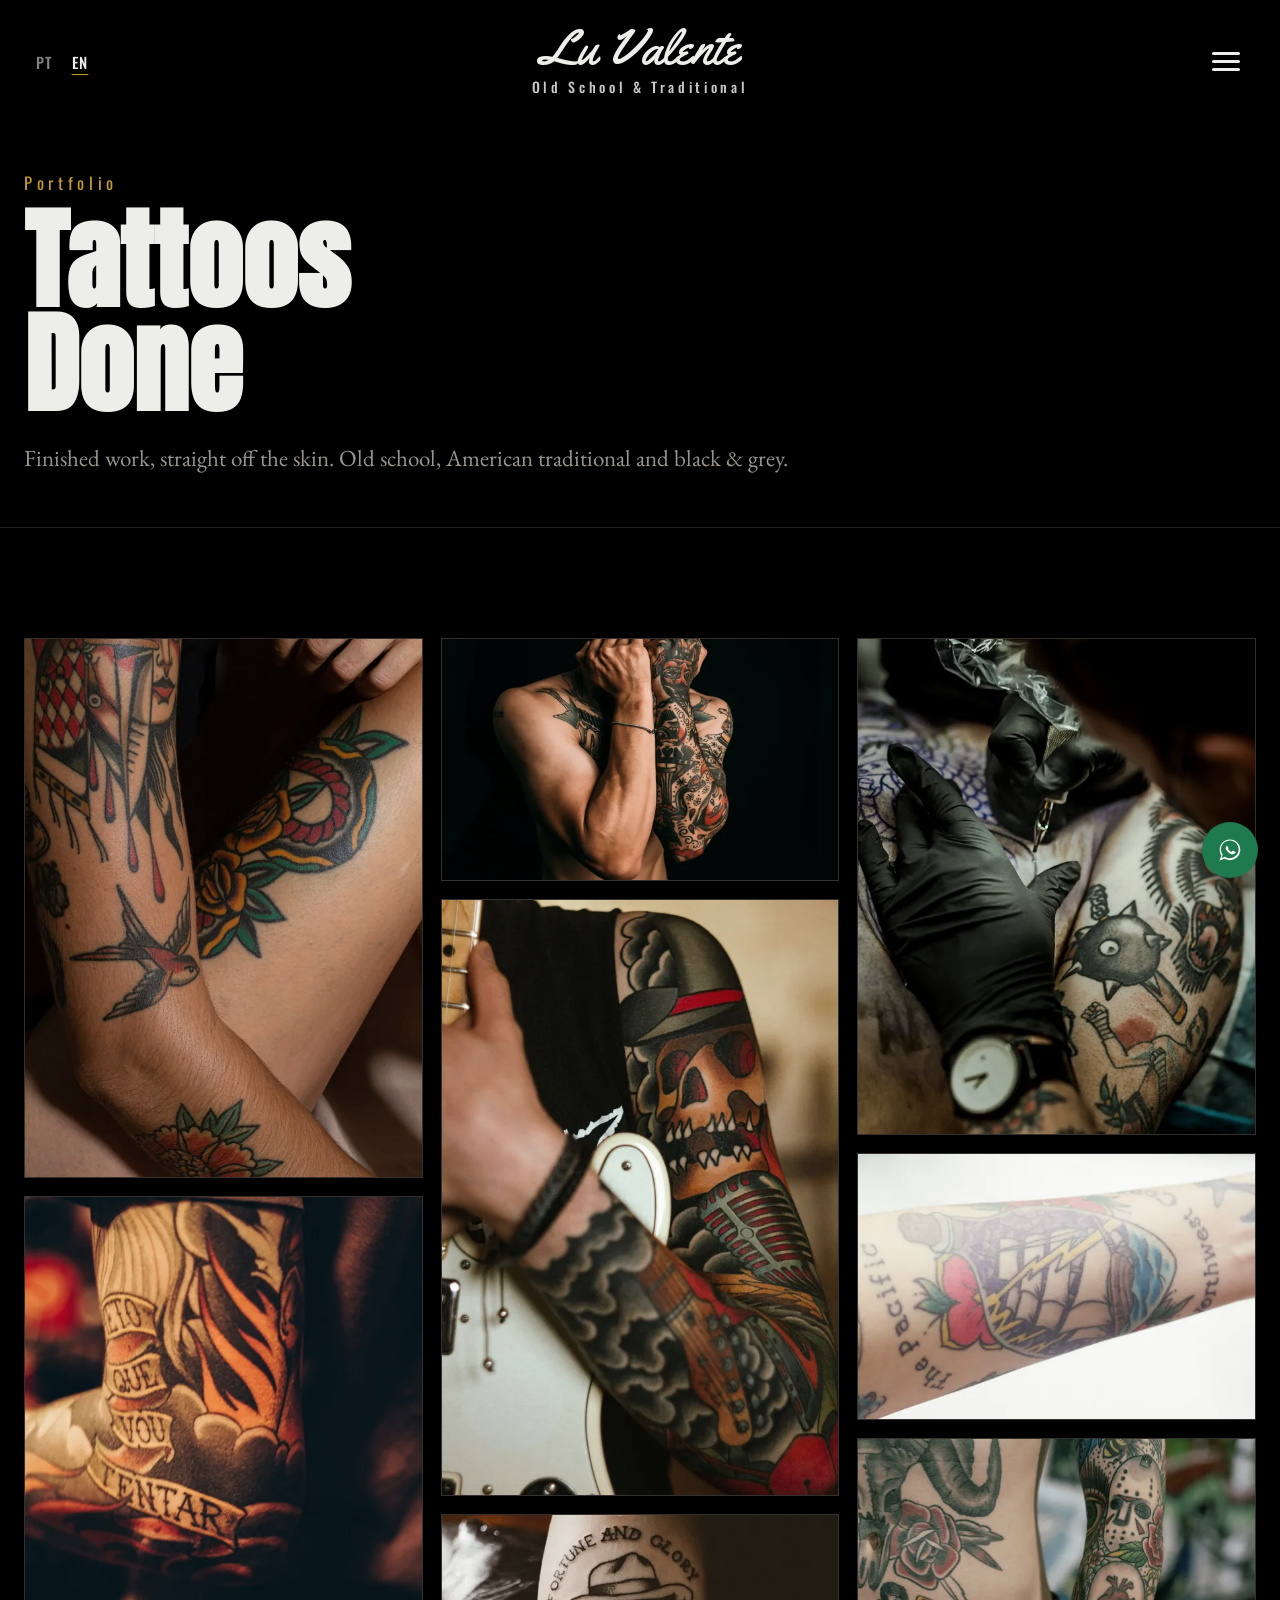
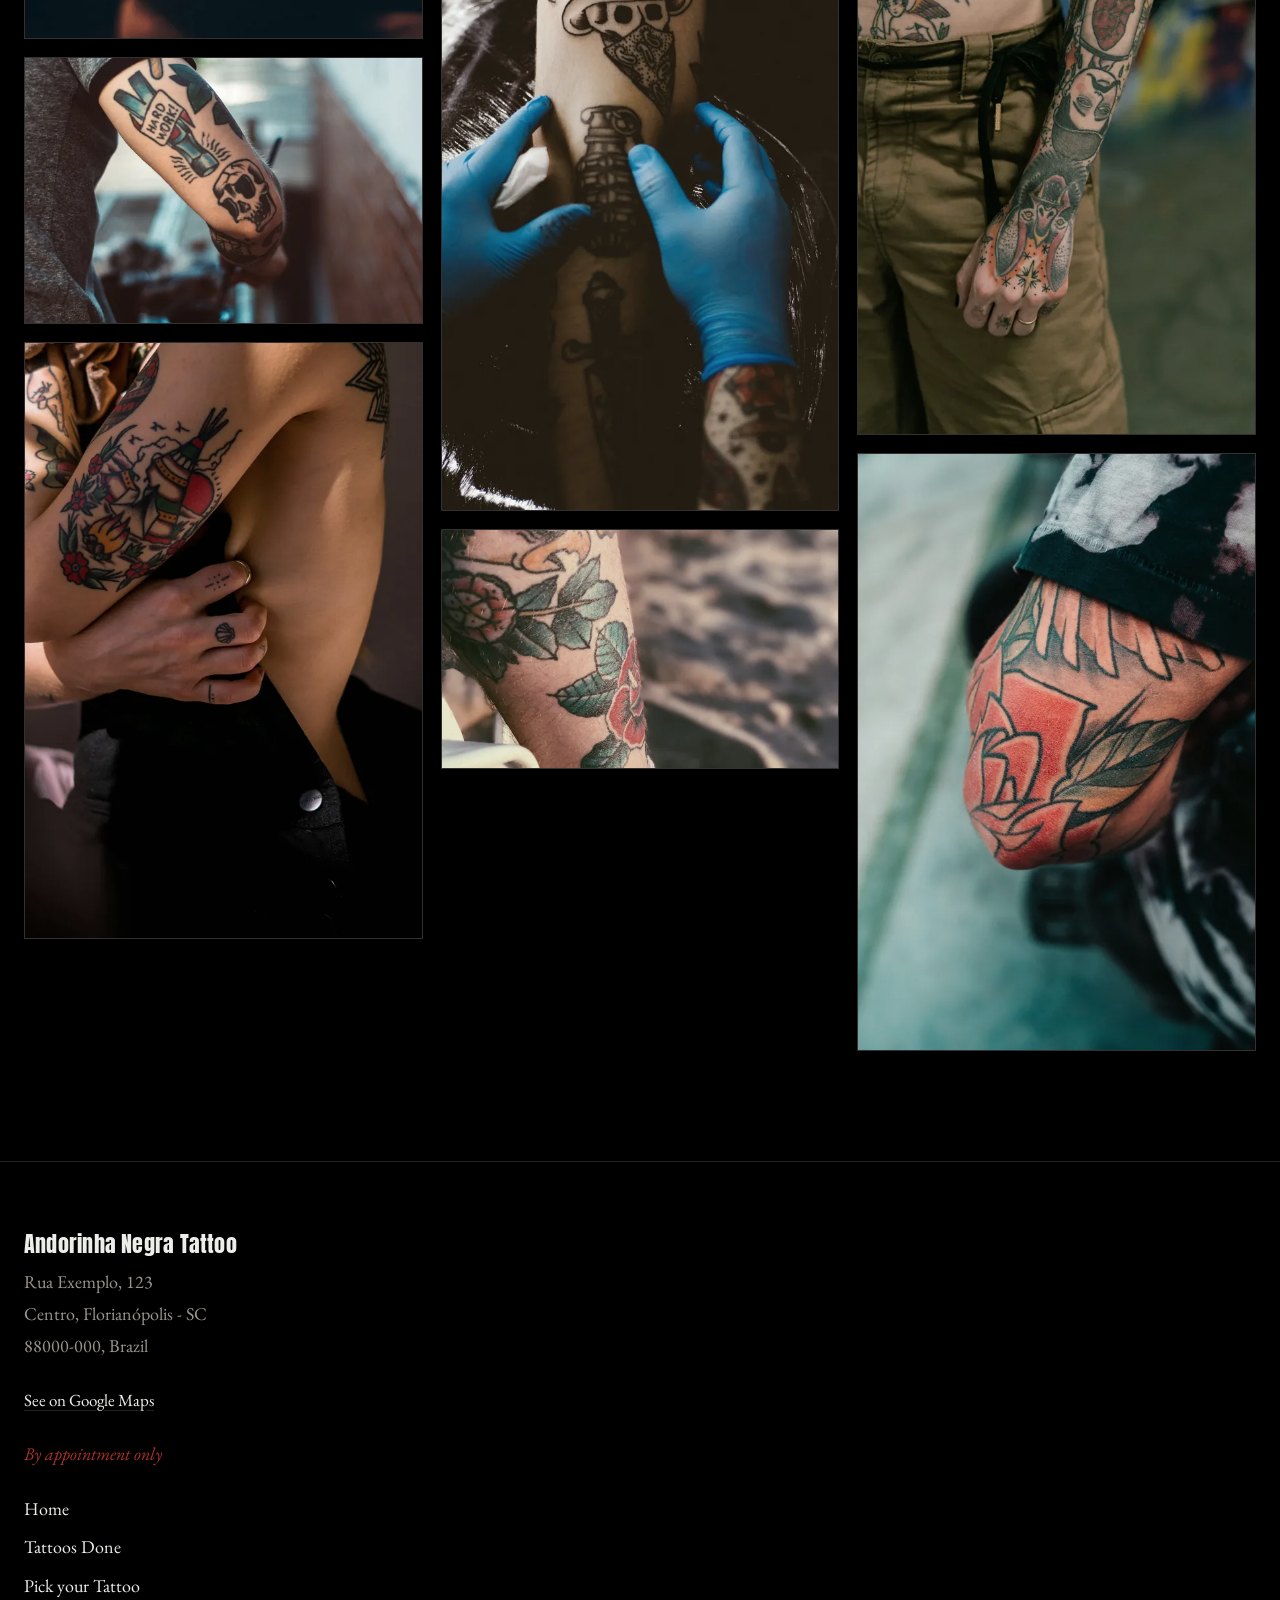
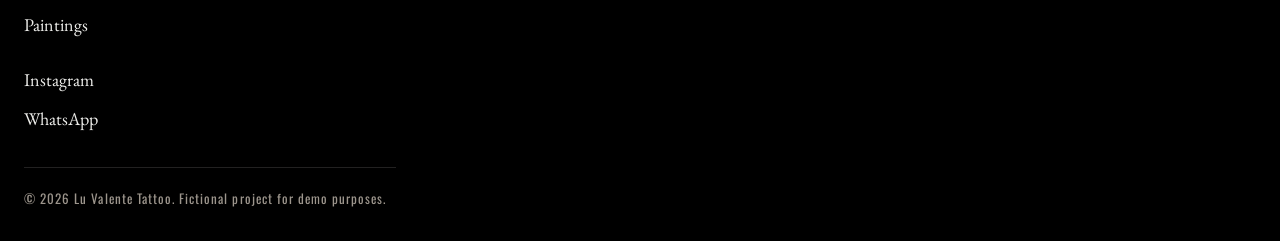
<file: docs/en/tattoos-done.html>
<!DOCTYPE html>
<html lang="en">
<head>
<meta charset="UTF-8">
<meta name="viewport" content="width=device-width, initial-scale=1, viewport-fit=cover">
<title>Tattoos Done | Lu Valente Tattoo</title>
<meta name="description" content="Gallery of tattoos done by Lu Valente — old school and American traditional, straight off the skin.">
<meta name="robots" content="noindex">
<meta name="theme-color" content="#000000">
<link rel="canonical" href="https://luiz-camillo.github.io/tattoo-studio-template/en/tattoos-done.html">
<link rel="alternate" hreflang="pt-br" href="https://luiz-camillo.github.io/tattoo-studio-template/tatuagens-feitas.html">
<link rel="alternate" hreflang="en" href="https://luiz-camillo.github.io/tattoo-studio-template/en/tattoos-done.html">
<link rel="alternate" hreflang="x-default" href="https://luiz-camillo.github.io/tattoo-studio-template/tatuagens-feitas.html">

<meta property="og:type" content="website">
<meta property="og:title" content="Tattoos Done | Lu Valente Tattoo">
<meta property="og:description" content="Gallery of finished tattoos — old school and American traditional.">
<meta property="og:image" content="https://luiz-camillo.github.io/tattoo-studio-template/images/og-image.jpg">
<meta property="og:url" content="https://luiz-camillo.github.io/tattoo-studio-template/en/tattoos-done.html">
<meta property="og:locale" content="en_US">
<meta name="twitter:card" content="summary_large_image">

<link rel="icon" type="image/svg+xml" href="../images/favicon.svg">
<link rel="icon" type="image/png" sizes="32x32" href="../images/favicon-32.png">
<link rel="apple-touch-icon" sizes="180x180" href="../images/favicon-180.png">

<link rel="preconnect" href="https://fonts.googleapis.com">
<link rel="preconnect" href="https://fonts.gstatic.com" crossorigin>
<link href="https://fonts.googleapis.com/css2?family=Anton&family=Oswald:wght@300;400;500;600&family=EB+Garamond:ital,wght@0,400;0,500;1,400&family=Yellowtail&display=swap" rel="stylesheet">
<link rel="stylesheet" href="../css/style.css">
<script>document.documentElement.classList.add('js');</script>
</head>
<body>

<header class="site-header">
  <div class="lang-switch">
    <a href="../tatuagens-feitas.html" lang="pt-BR">PT</a>
    <a href="tattoos-done.html" class="active" aria-current="true" lang="en">EN</a>
  </div>
  <div class="brand">
    <a href="./">Lu Valente<span class="sub">Old School &amp; Traditional</span></a>
  </div>
  <button class="burger" data-burger aria-label="Open menu" aria-expanded="false" aria-controls="menu">
    <span class="lines"><span></span><span></span><span></span></span>
  </button>
</header>

<div class="menu-overlay" id="menu" data-menu-overlay>
  <ul class="menu-list">
    <li><a href="./">Home</a></li>
    <li><a href="tattoos-done.html" class="current" aria-current="page">Tattoos Done</a></li>
    <li><a href="pick-your-tattoo.html">Pick your Tattoo</a></li>
    <li><a href="paintings.html">Paintings</a></li>
  </ul>
  <div class="menu-foot">
    <a href="#" data-demo>Instagram</a>
    &nbsp;·&nbsp;
    <a href="#" data-demo>WhatsApp</a>
  </div>
</div>

<main>
  <section class="page-hero">
    <div class="wrap">
      <span class="eyebrow">Portfolio</span>
      <h1>Tattoos<br>Done</h1>
      <p>Finished work, straight off the skin. Old school, American traditional and black &amp; grey.</p>
    </div>
  </section>

  <section class="section-pad">
    <div class="wrap">
      <div class="gallery">
        <div class="gallery-item reveal">
          <img src="../images/tattoo-01-600.webp" srcset="../images/tattoo-01-600.webp 600w, ../images/tattoo-01-1200.webp 1200w" sizes="(max-width:520px) 100vw, (max-width:860px) 50vw, (max-width:1400px) 33vw, 440px" width="1180" height="1600" loading="lazy" decoding="async" alt="Traditional swallow, snake and roses tattoo">
          <div class="cap"><span class="yr">2026</span><div class="nm">Swallow, snake and roses</div></div>
        </div>
        <div class="gallery-item reveal">
          <img src="../images/tattoo-02-600.webp" srcset="../images/tattoo-02-600.webp 600w, ../images/tattoo-02-1200.webp 1200w" sizes="(max-width:520px) 100vw, (max-width:860px) 50vw, (max-width:1400px) 33vw, 440px" width="960" height="1067" loading="lazy" decoding="async" alt="Arm tattoo with a lettered banner and flames">
          <div class="cap"><span class="yr">2026</span><div class="nm">Banner and flames</div></div>
        </div>
        <div class="gallery-item reveal">
          <img src="../images/tattoo-03-600.webp" srcset="../images/tattoo-03-600.webp 600w, ../images/tattoo-03-1200.webp 1200w" sizes="(max-width:520px) 100vw, (max-width:860px) 50vw, (max-width:1400px) 33vw, 440px" width="1200" height="803" loading="lazy" decoding="async" alt="Traditional hammer and skull tattoos on the arm">
          <div class="cap"><span class="yr">2026</span><div class="nm">Hammer and skull</div></div>
        </div>
        <div class="gallery-item reveal">
          <img src="../images/tattoo-04-600.webp" srcset="../images/tattoo-04-600.webp 600w, ../images/tattoo-04-1200.webp 1200w" sizes="(max-width:520px) 100vw, (max-width:860px) 50vw, (max-width:1400px) 33vw, 440px" width="1200" height="1800" loading="lazy" decoding="async" alt="Traditional tent, campfire and flowers tattoo on the arm">
          <div class="cap"><span class="yr">2026</span><div class="nm">Tent and campfire</div></div>
        </div>
        <div class="gallery-item reveal">
          <img src="../images/tattoo-05-600.webp" srcset="../images/tattoo-05-600.webp 600w, ../images/tattoo-05-1200.webp 1200w" sizes="(max-width:520px) 100vw, (max-width:860px) 50vw, (max-width:1400px) 33vw, 440px" width="1200" height="733" loading="lazy" decoding="async" alt="Full sleeve of colorful traditional tattoos">
          <div class="cap"><span class="yr">2026</span><div class="nm">Full sleeve</div></div>
        </div>
        <div class="gallery-item reveal">
          <img src="../images/tattoo-06-600.webp" srcset="../images/tattoo-06-600.webp 600w, ../images/tattoo-06-1200.webp 1200w" sizes="(max-width:520px) 100vw, (max-width:860px) 50vw, (max-width:1400px) 33vw, 440px" width="1200" height="1800" loading="lazy" decoding="async" alt="Skull in a hat, microphone and guitar sleeve tattoo">
          <div class="cap"><span class="yr">2026</span><div class="nm">Skull and microphone</div></div>
        </div>
        <div class="gallery-item reveal">
          <img src="../images/tattoo-07-600.webp" srcset="../images/tattoo-07-600.webp 600w, ../images/tattoo-07-1200.webp 1200w" sizes="(max-width:520px) 100vw, (max-width:860px) 50vw, (max-width:1400px) 33vw, 440px" width="1200" height="1800" loading="lazy" decoding="async" alt="Black bandit skull tattoo with the words Fortune and Glory">
          <div class="cap"><span class="yr">2026</span><div class="nm">Fortune and Glory</div></div>
        </div>
        <div class="gallery-item reveal">
          <img src="../images/tattoo-08-600.webp" srcset="../images/tattoo-08-600.webp 600w, ../images/tattoo-08-1200.webp 1200w" sizes="(max-width:520px) 100vw, (max-width:860px) 50vw, (max-width:1400px) 33vw, 440px" width="1200" height="720" loading="lazy" decoding="async" alt="Traditional red rose tattoo on the leg">
          <div class="cap"><span class="yr">2026</span><div class="nm">Rose on the leg</div></div>
        </div>
        <div class="gallery-item reveal">
          <img src="../images/tattoo-09-600.webp" srcset="../images/tattoo-09-600.webp 600w, ../images/tattoo-09-1200.webp 1200w" sizes="(max-width:520px) 100vw, (max-width:860px) 50vw, (max-width:1400px) 33vw, 440px" width="1200" height="1499" loading="lazy" decoding="async" alt="Gloved hands tattooing an already tattooed arm">
          <div class="cap"><span class="yr">2026</span><div class="nm">Session in progress</div></div>
        </div>
        <div class="gallery-item reveal">
          <img src="../images/tattoo-10-600.webp" srcset="../images/tattoo-10-600.webp 600w, ../images/tattoo-10-1200.webp 1200w" sizes="(max-width:520px) 100vw, (max-width:860px) 50vw, (max-width:1400px) 33vw, 440px" width="1200" height="800" loading="lazy" decoding="async" alt="Traditional ship in a bottle tattoo">
          <div class="cap"><span class="yr">2026</span><div class="nm">Ship in a bottle</div></div>
        </div>
        <div class="gallery-item reveal">
          <img src="../images/tattoo-11-600.webp" srcset="../images/tattoo-11-600.webp 600w, ../images/tattoo-11-1200.webp 1200w" sizes="(max-width:520px) 100vw, (max-width:860px) 50vw, (max-width:1400px) 33vw, 440px" width="1200" height="1800" loading="lazy" decoding="async" alt="Full sleeve and hand of traditional tattoos">
          <div class="cap"><span class="yr">2026</span><div class="nm">Full sleeve and hand</div></div>
        </div>
        <div class="gallery-item reveal">
          <img src="../images/tattoo-12-600.webp" srcset="../images/tattoo-12-600.webp 600w, ../images/tattoo-12-1200.webp 1200w" sizes="(max-width:520px) 100vw, (max-width:860px) 50vw, (max-width:1400px) 33vw, 440px" width="1200" height="1804" loading="lazy" decoding="async" alt="Red rose tattoo on the elbow">
          <div class="cap"><span class="yr">2026</span><div class="nm">Elbow rose</div></div>
        </div>
      </div>
    </div>
  </section>
</main>

<footer class="site-footer">
  <div class="wrap footer-stack">
    <address class="footer-block">
      <strong>Andorinha Negra Tattoo</strong>
      <span>Rua Exemplo, 123</span>
      <span>Centro, Florianópolis - SC</span>
      <span>88000-000, Brazil</span>
    </address>

    <a class="footer-maplink" href="#" data-demo>See on Google Maps</a>

    <span class="footer-note">By appointment only</span>

    <nav class="footer-nav" aria-label="Pages">
      <a href="./">Home</a>
      <a href="tattoos-done.html">Tattoos Done</a>
      <a href="pick-your-tattoo.html">Pick your Tattoo</a>
      <a href="paintings.html">Paintings</a>
    </nav>

    <div class="footer-social">
      <a href="#" data-demo>Instagram</a>
      <a href="#" data-demo>WhatsApp</a>
    </div>

    <div class="footer-bottom">© <span data-year>2026</span> Lu Valente Tattoo. Fictional project for demo purposes.</div>
  </div>
</footer>

<a class="wa-float" href="#" data-demo aria-label="Book on WhatsApp">
  <svg viewBox="0 0 32 32" aria-hidden="true"><path d="M16 3C9 3 3.3 8.7 3.3 15.7c0 2.6.8 5 2.1 7.1L3 29l6.4-2.3c2 1.1 4.3 1.8 6.6 1.8 7 0 12.7-5.7 12.7-12.7S23 3 16 3zm0 23.1c-2.1 0-4.1-.6-5.8-1.6l-.4-.2-4.3 1.5 1.5-4.2-.3-.4c-1.2-1.8-1.8-3.9-1.8-6.1 0-6 4.9-10.9 10.9-10.9s10.9 4.9 10.9 10.9-4.9 10.9-10.9 10.9zm6-8.2c-.3-.2-1.9-1-2.2-1.1-.3-.1-.5-.2-.7.1-.2.3-.8 1-1 1.2-.2.2-.4.2-.7.1-1-.5-2.6-1.6-3.5-2.9-.3-.4 0-.5.2-.8.2-.2.3-.5.1-.7-.1-.2-.7-1.7-.9-2.2-.2-.5-.4-.4-.6-.4h-.5c-.2 0-.5.1-.7.4-.2.3-1 1-.9 2.3.1 1.3 1.3 3.1 2.9 4.6 1.9 1.9 3.4 2.4 4.4 2.7 1 .3 1.8.2 2.5-.1.7-.3 1.9-1.2 2.2-1.8.3-.6.3-1.1.2-1.2-.1-.2-.3-.3-.6-.4z"/></svg>
</a>

<script src="../js/script.js"></script>
</body>
</html>
</file>
<file: docs/css/style.css>
/* ===========================================================
   Lu Valente Tattoo — stylesheet
   Old school / tradicional americano — fundo escuro,
   tipografia condensada bold nos títulos, serifada no corpo.
   =========================================================== */

:root{
  --bg: #000000;
  --bg-soft: #141210;
  --fg: #ededea;
  --muted: #9c958c;
  --line: rgba(237,234,234,0.14);
  --red: #a83226;
  --yellow: #c69a2e;
  --font-display: 'Anton', sans-serif;
  --font-nav: 'Oswald', sans-serif;
  --font-body: 'EB Garamond', serif;
  --font-script: 'Yellowtail', cursive;
  --ease: cubic-bezier(.22,.61,.36,1);
  --safe-r: env(safe-area-inset-right, 0px);
  --safe-l: env(safe-area-inset-left, 0px);
  --safe-b: env(safe-area-inset-bottom, 0px);
}

*{ margin:0; padding:0; box-sizing:border-box; }

html{ scroll-behavior:smooth; -webkit-text-size-adjust:100%; }

body{
  background:var(--bg);
  color:var(--fg);
  font-family:var(--font-body);
  font-size:20px;
  line-height:1.6;
  -webkit-font-smoothing:antialiased;
  overflow-x:hidden;
}

a{ color:inherit; text-decoration:none; }

img{ max-width:100%; height:auto; display:block; }

.wrap{ max-width:1400px; margin:0 auto; padding:0 calc(24px + var(--safe-r)) 0 calc(24px + var(--safe-l)); }

::selection{ background:var(--red); color:#fff; }

:focus-visible{ outline:2px solid var(--yellow); outline-offset:3px; }

/* ---------- Header ---------- */
.site-header{
  position:fixed; top:0; left:0; right:0; z-index:110;
  display:flex; align-items:center; justify-content:space-between;
  padding:22px calc(28px + var(--safe-r)) 22px calc(28px + var(--safe-l));
  transition:transform .35s var(--ease), background-color .35s var(--ease), padding .35s var(--ease);
}
/* longe do topo o header ganha fundo, senão o texto some em cima das fotos */
.site-header.is-solid{
  background:rgba(0,0,0,.86);
  -webkit-backdrop-filter:blur(8px);
  backdrop-filter:blur(8px);
  padding-top:14px; padding-bottom:14px;
}
.site-header.header-hidden{ transform:translateY(-100%); }
/* com o menu aberto o overlay já é preto: header sem fundo, sempre visível */
.site-header.menu-open{ background:transparent; -webkit-backdrop-filter:none; backdrop-filter:none; transform:none; }

/* nome em script (Yellowtail), como o letreiro de faixa da tatuagem tradicional */
.brand{
  font-family:var(--font-script);
  font-size:clamp(32px,5vw,50px);
  line-height:1;
  text-align:center;
  flex:1;
}
.brand a{ display:inline-block; text-shadow:0 2px 10px rgba(0,0,0,.55); }
.brand .sub{
  display:block;
  font-family:var(--font-nav);
  font-size:clamp(10px,2.4vw,14px);
  line-height:1.3;
  letter-spacing:.26em;
  color:rgba(237,234,234,.85);
  margin-top:6px;
  font-weight:500;
}

.lang-switch{
  font-family:var(--font-nav);
  font-size:15px;
  font-weight:500;
  letter-spacing:.08em;
  display:flex; gap:4px; align-items:center;
  min-width:70px;
}
/* área de toque confortável no celular */
.lang-switch a{ opacity:.55; padding:10px 6px; min-width:32px; text-align:center; transition:opacity .25s var(--ease); }
.lang-switch a.active{ opacity:1; text-decoration:underline; text-decoration-color:var(--yellow); text-underline-offset:5px; }
.lang-switch a:hover{ opacity:1; }

.burger{
  min-width:70px;
  display:flex; justify-content:flex-end;
  background:none; border:none; cursor:pointer;
  padding:10px 12px;
  border-radius:8px;
}
.burger .lines{ width:28px; height:20px; position:relative; }
.burger .lines span{
  position:absolute; left:0; width:100%; height:3px; background:var(--fg);
  border-radius:2px;
  box-shadow:0 1px 4px rgba(0,0,0,.6);
  transition:transform .35s var(--ease), opacity .35s var(--ease), top .35s var(--ease);
}
.burger .lines span:nth-child(1){ top:0; }
.burger .lines span:nth-child(2){ top:8px; }
.burger .lines span:nth-child(3){ top:16px; }
.burger.is-open .lines span:nth-child(1){ top:8px; transform:rotate(45deg); }
.burger.is-open .lines span:nth-child(2){ opacity:0; }
.burger.is-open .lines span:nth-child(3){ top:8px; transform:rotate(-45deg); }

/* ---------- Fullscreen menu ---------- */
.menu-overlay{
  position:fixed; inset:0; z-index:100;
  background:#000000;
  display:flex; flex-direction:column; align-items:center; justify-content:center;
  gap:40px;
  padding:96px 24px calc(34px + var(--safe-b));
  overflow-y:auto;
  opacity:0; visibility:hidden;
  transition:opacity .45s var(--ease), visibility 0s .45s;
}
.menu-overlay.is-open{
  opacity:1; visibility:visible;
  transition:opacity .45s var(--ease);
}
.menu-list{
  list-style:none;
  text-align:center;
}
.menu-list li{ margin:14px 0; }
.menu-list a{
  font-family:var(--font-display);
  font-size:clamp(32px,6vw,64px);
  letter-spacing:.02em;
  color:var(--fg);
  display:inline-block;
  position:relative;
  transition:color .25s var(--ease);
}
.menu-list a::after{
  content:'';
  position:absolute; left:0; right:0; bottom:-2px; height:2px;
  background:var(--red);
  transform:scaleX(0); transform-origin:left;
  transition:transform .3s var(--ease);
}
.menu-list a:hover{ color:var(--yellow); }
.menu-list a:hover::after{ transform:scaleX(1); }
.menu-list .current::after{ transform:scaleX(1); background:var(--yellow); }

/* fica no fluxo (não absoluto) para nunca sobrepor a lista em telas baixas */
.menu-foot{
  text-align:center; font-family:var(--font-nav);
  font-size:clamp(18px,2vw,24px); letter-spacing:.1em; color:var(--muted);
}
.menu-foot a{ color:var(--fg); border-bottom:1px solid transparent; transition:border-color .2s; }
.menu-foot a:hover{ border-color:var(--yellow); color:var(--yellow); }

/* ---------- Hero ---------- */
.hero{
  position:relative;
  height:80vh;
  height:80svh; /* não pula quando a barra do navegador mobile aparece/some */
  min-height:480px;
  overflow:hidden;
  display:flex; align-items:flex-end;
}
.hero-media{
  position:absolute; inset:0; overflow:hidden;
}
.hero-media img{
  width:100%; height:100%; object-fit:cover; object-position:center 30%;
  filter:grayscale(1) contrast(1.05);
  transform:scale(1);
  animation:heroReveal 3.2s var(--ease) forwards;
}
@keyframes heroReveal{
  0%{ filter:grayscale(1) contrast(1.05) brightness(.9); transform:scale(1); }
  100%{ filter:grayscale(0) contrast(1.05) brightness(1); transform:scale(1.09); }
}
.hero-media::after{
  content:'';
  position:absolute; inset:0;
  /* termina em preto PURO (alpha 1) alguns px ANTES da borda: com altura
     fracionaria (80svh) o recorte arredonda e sobrava uma linha da foto */
  background:linear-gradient(180deg, rgba(0,0,0,.35) 0%, rgba(0,0,0,.15) 22%, rgba(0,0,0,.15) 40%, rgba(0,0,0,.88) 88%, rgba(0,0,0,1) calc(100% - 3px));
}
.hero-content{
  position:relative; z-index:5;
  padding:0 calc(28px + var(--safe-r)) 64px calc(28px + var(--safe-l));
  width:100%;
}
.hero-content .kicker{
  display:block;
  font-family:var(--font-nav);
  font-size:clamp(15px,1.3vw,24px);
  letter-spacing:.3em;
  color:var(--yellow);
  margin-bottom:18px;
  opacity:0;
  animation:fadeUp .8s var(--ease) 1.6s forwards;
}
.hero-content h1{
  font-family:var(--font-display);
  font-size:clamp(48px,11vw,150px);
  line-height:.92;
  letter-spacing:.01em;
  opacity:0;
  animation:fadeUp 1s var(--ease) 1.8s forwards;
}
.hero-content p{
  font-family:var(--font-body);
  font-style:italic;
  color:var(--muted);
  max-width:min(760px, 100%);
  margin-top:20px;
  font-size:clamp(19px,1.8vw,33px);
  opacity:0;
  animation:fadeUp 1s var(--ease) 2.1s forwards;
}
@keyframes fadeUp{
  from{ opacity:0; transform:translateY(18px); }
  to{ opacity:1; transform:translateY(0); }
}
.scroll-cue{
  position:absolute; right:calc(28px + var(--safe-r)); bottom:36px; z-index:5;
  font-family:var(--font-nav); font-size:clamp(12px,.8vw,15px); letter-spacing:.25em; color:var(--muted);
  writing-mode:vertical-rl;
  opacity:0;
  animation:fadeUp 1s var(--ease) 2.4s forwards;
}

/* ---------- Sections ---------- */
section{ position:relative; }

.section-pad{ padding:110px 0; }

.section-head{ margin-bottom:56px; }
.eyebrow{
  font-family:var(--font-nav); font-size:clamp(14px,1.3vw,24px); letter-spacing:.28em; color:var(--yellow); display:block; margin-bottom:14px;
}
.section-head h2{
  font-family:var(--font-display); font-size:clamp(30px,5vw,56px); letter-spacing:.01em; line-height:1.1;
}
.section-head p{ color:var(--muted); max-width:860px; margin-top:18px; font-size:clamp(19px,1.7vw,31px); }

/* ---------- About (full-bleed photo background) ---------- */
.about{
  position:relative;
  overflow:hidden;
  padding:70px 0;
  /* min-height garante altura da FOTO mesmo com texto curto;
     o flex centraliza o texto verticalmente em cima dela */
  min-height:78vh;
  min-height:78svh;
  display:flex;
  align-items:center;
}
.about > .wrap{ width:100%; }
.about-bg{ position:absolute; inset:0; z-index:0; overflow:hidden; }
.about-bg img{
  width:100%; height:100%; object-fit:cover;
  object-position:center 40%;
  filter:grayscale(.25) contrast(1.05) brightness(.82);
}
/* duas camadas: o fade vertical (topo/base) por cima do degradê diagonal
   que escurece o lado do texto. Sem borda: a foto derrete no preto. */
.about-bg::after{
  content:'';
  position:absolute; inset:0;
  background:
    linear-gradient(180deg,
      rgba(0,0,0,1) 0%,
      rgba(0,0,0,1) 3px,
      rgba(0,0,0,0) 120px,
      rgba(0,0,0,0) calc(100% - 120px),
      rgba(0,0,0,1) calc(100% - 3px)),
    linear-gradient(90deg, rgba(0,0,0,.94) 0%, rgba(0,0,0,.88) 34%, rgba(0,0,0,.5) 56%, rgba(0,0,0,.18) 76%, rgba(0,0,0,.5) 100%);
}
.about-text{ position:relative; z-index:2; max-width:760px; }
.about-text h2{ font-family:var(--font-display); font-size:clamp(30px,5vw,52px); margin-bottom:14px; }
.about-text p{ color:rgba(237,234,234,.9); font-size:clamp(18px,1.55vw,29px); }
.about-text p + p{ margin-top:10px; }

.cta-row{ margin-top:28px; display:flex; gap:16px; flex-wrap:wrap; }
.cta-row--works{ margin-top:36px; }
.cta-row--hero{ margin-top:24px; }

@media (max-width:760px){
  .about{ padding:56px 0; min-height:70vh; min-height:70svh; }
  .about-bg::after{
    /* no mobile o texto cobre a largura toda: escurece por igual */
    background:
      linear-gradient(180deg,
        rgba(0,0,0,1) 0%,
        rgba(0,0,0,1) 3px,
        rgba(0,0,0,0) 80px,
        rgba(0,0,0,0) calc(100% - 80px),
        rgba(0,0,0,1) calc(100% - 3px)),
      linear-gradient(180deg, rgba(0,0,0,.55) 0%, rgba(0,0,0,.72) 100%);
  }
  .about-text{ max-width:100%; }
}

/* ---------- Buttons ---------- */
.btn{
  display:inline-flex; align-items:center; gap:10px;
  font-family:var(--font-nav); font-size:15px; letter-spacing:.14em;
  padding:14px 26px; border:1px solid var(--fg);
  transition:background .25s var(--ease), color .25s var(--ease), border-color .25s var(--ease);
}
.btn:hover{ background:var(--fg); color:var(--bg); }
.btn--accent{ border-color:var(--red); color:var(--fg); }
.btn--accent:hover{ background:var(--red); border-color:var(--red); color:#fff; }
.btn--ghost{ border-color:var(--line); color:var(--muted); }
.btn--ghost:hover{ border-color:var(--fg); color:var(--fg); background:transparent; }

/* ---------- Mini carousel (Home) ---------- */
.carousel{
  position:relative;
  display:flex; align-items:center; gap:14px;
  --car-gap:16px;
  --car-per-view:4;
}
.car-viewport{ overflow:hidden; flex:1; touch-action:pan-y; }
.car-track{
  display:flex; gap:var(--car-gap); list-style:none;
  will-change:transform;
  transition:transform .55s var(--ease);
}
.car-track.no-transition{ transition:none !important; }
.car-item{
  flex:0 0 calc((100% - (var(--car-per-view) - 1) * var(--car-gap)) / var(--car-per-view));
  aspect-ratio:3/4;
  overflow:hidden;
  background:var(--bg-soft);
  border:1px solid var(--line);
}
.car-item img{
  width:100%; height:100%; object-fit:cover; filter:grayscale(.2);
  transition:filter .4s var(--ease);
  -webkit-user-drag:none; user-select:none;
}
.car-item:hover img{ filter:grayscale(0); }

.car-arrow{
  flex:0 0 auto;
  width:46px; height:46px; border-radius:50%;
  border:1px solid var(--line);
  background:transparent; color:var(--fg);
  font-family:var(--font-nav); font-size:30px; font-weight:300; line-height:1;
  padding-bottom:4px; /* compensa a altura óptica de ‹ › */
  display:flex; align-items:center; justify-content:center;
  cursor:pointer;
  transition:border-color .25s var(--ease), color .25s var(--ease), background .25s var(--ease);
}
.car-arrow:hover{ border-color:var(--yellow); color:var(--yellow); }

@media (max-width:860px){
  .carousel{ --car-per-view:2; }
}
@media (max-width:520px){
  /* 1 por vez, com setas sobrepostas para a foto usar a largura toda */
  .carousel{ --car-per-view:1; display:block; }
  .car-arrow{
    position:absolute; top:50%; z-index:2; transform:translateY(-50%);
    width:40px; height:40px; font-size:26px;
    background:rgba(0,0,0,.6); border-color:rgba(237,234,234,.3);
  }
  .car-arrow[data-car-prev]{ left:8px; }
  .car-arrow[data-car-next]{ right:8px; }
}

/* ---------- Gallery (masonry) ----------
   Colunas CSS em vez de grid: cada foto mantém a proporção
   original (retrato, paisagem, quadrada) sem deixar buracos.
------------------------------------------ */
.gallery{
  column-count:3;
  column-gap:18px;
}
.gallery-item{
  position:relative; overflow:hidden; background:var(--bg-soft);
  border:1px solid var(--line);
  break-inside:avoid;
  margin-bottom:18px;
}
.gallery-item img{
  width:100%; height:auto; display:block;
  filter:grayscale(.15);
  transition:transform .6s var(--ease), filter .6s var(--ease);
}
.gallery-item:hover img{ transform:scale(1.045); filter:grayscale(0); }
.gallery-item .cap{
  position:absolute; left:0; bottom:0; right:0;
  padding:16px 18px;
  background:linear-gradient(180deg, rgba(0,0,0,0), rgba(0,0,0,.82));
  opacity:0; transform:translateY(8px);
  transition:opacity .3s var(--ease), transform .3s var(--ease);
}
.gallery-item:hover .cap{ opacity:1; transform:translateY(0); }
.gallery-item .cap .yr{ font-family:var(--font-nav); font-size:13px; letter-spacing:.2em; color:var(--yellow); }
.gallery-item .cap .nm{ font-family:var(--font-nav); font-size:18px; letter-spacing:.02em; margin-top:2px; }

/* no toque não existe hover: legenda sempre visível */
@media (hover:none){
  .gallery-item .cap{ opacity:1; transform:none; padding:12px 14px; }
  .gallery-item:hover img{ transform:none; }
}

@media (max-width:860px){
  .gallery{ column-count:2; column-gap:12px; }
  .gallery-item{ margin-bottom:12px; }
}
@media (max-width:520px){
  .gallery{ column-count:1; }
}

/* ---------- Intro banner (gallery pages) ---------- */
.page-hero{
  padding:170px 0 50px;
  border-bottom:1px solid var(--line);
}
.page-hero .eyebrow{ margin-bottom:12px; }
.page-hero h1{ font-family:var(--font-display); font-size:clamp(40px,9vw,110px); line-height:.95; }
.page-hero p{ color:var(--muted); max-width:880px; margin-top:22px; font-size:clamp(19px,1.8vw,31px); }

/* ---------- Footer (stacked) ---------- */
.site-footer{
  background:var(--bg);
  border-top:1px solid var(--line);
  padding:64px 0 calc(32px + var(--safe-b));
}
.footer-stack{
  display:flex; flex-direction:column; gap:26px;
  max-width:420px;
  margin-left:0;
}
.footer-block{ display:flex; flex-direction:column; gap:3px; font-size:18px; font-style:normal; }
.footer-block strong{ font-family:var(--font-display); font-size:22px; font-weight:400; letter-spacing:.01em; margin-bottom:4px; }
.footer-block span{ color:var(--muted); }
.footer-maplink{
  align-self:flex-start;
  font-size:17px; color:var(--fg);
  text-decoration:underline; text-underline-offset:4px; text-decoration-color:var(--line);
  transition:color .2s, text-decoration-color .2s;
}
.footer-maplink:hover{ color:var(--yellow); text-decoration-color:var(--yellow); }
.footer-note{ color:var(--red); font-size:18px; font-style:italic; }
.footer-nav, .footer-social{ display:flex; flex-direction:column; gap:10px; }
.footer-nav a, .footer-social a{ font-size:18px; color:var(--fg); transition:color .2s; align-self:flex-start; }
.footer-nav a:hover, .footer-social a:hover{ color:var(--yellow); }
.footer-bottom{
  margin-top:8px;
  padding-top:20px;
  border-top:1px solid var(--line);
  font-family:var(--font-nav); font-size:13px; letter-spacing:.08em; color:var(--muted);
}

/* ---------- Whatsapp floating button ---------- */
.wa-float{
  position:fixed; right:calc(22px + var(--safe-r)); bottom:calc(22px + var(--safe-b)); z-index:70;
  width:56px; height:56px; border-radius:50%;
  background:#1f7a4d; display:flex; align-items:center; justify-content:center;
  box-shadow:0 6px 20px rgba(0,0,0,.4);
  transition:transform .25s var(--ease);
}
.wa-float:hover{ transform:scale(1.08); }
.wa-float svg{ width:26px; height:26px; fill:#fff; }

/* ---------- Lightbox (foto ampliada em carrossel) ---------- */
.gallery-item, .car-item{ cursor:zoom-in; }

.lightbox{
  position:fixed; inset:0; z-index:130;
  background:rgba(0,0,0,.95);
  display:flex; align-items:center; justify-content:center;
  padding:76px 96px 28px;
  padding-bottom:calc(28px + var(--safe-b));
  opacity:0; visibility:hidden;
  transition:opacity .3s var(--ease), visibility 0s .3s;
  touch-action:pan-y;
}
.lightbox.is-open{ opacity:1; visibility:visible; transition:opacity .3s var(--ease); }

.lb-stage{
  margin:0; max-width:100%; max-height:100%;
  display:flex; flex-direction:column; align-items:center; gap:16px;
}
.lb-img{
  max-width:100%;
  max-height:calc(100vh - 190px);
  max-height:calc(100svh - 190px);
  width:auto; height:auto;
  object-fit:contain;
  box-shadow:0 18px 50px rgba(0,0,0,.6);
  user-select:none; -webkit-user-drag:none;
  transition:opacity .28s var(--ease), transform .28s var(--ease);
}
.lb-img.is-loading{ opacity:0; transform:translateX(var(--lb-shift, 0)); }

.lb-cap{ text-align:center; font-family:var(--font-nav); line-height:1.3; }
.lb-cap .yr{ display:block; font-size:13px; letter-spacing:.2em; color:var(--yellow); }
.lb-cap .nm{ display:block; font-size:clamp(17px,1.4vw,22px); letter-spacing:.03em; color:var(--fg); margin-top:4px; }
.lb-cap .yr:empty{ display:none; }

.lb-top{
  position:absolute; top:0; left:0; right:0;
  display:flex; align-items:center; justify-content:space-between;
  padding:16px calc(22px + var(--safe-r)) 0 calc(24px + var(--safe-l));
}
.lb-count{ font-family:var(--font-nav); font-size:15px; letter-spacing:.2em; color:var(--muted); }

.lb-close, .lb-arrow{
  display:flex; align-items:center; justify-content:center;
  border:1px solid rgba(237,234,234,.25); border-radius:50%;
  background:rgba(0,0,0,.5); color:var(--fg);
  font-family:var(--font-nav); font-weight:300; line-height:1;
  cursor:pointer;
  transition:border-color .25s var(--ease), color .25s var(--ease);
}
.lb-close{ width:48px; height:48px; font-size:32px; padding-bottom:3px; }
.lb-arrow{
  position:absolute; top:50%; transform:translateY(-50%);
  width:58px; height:58px; font-size:40px; padding-bottom:5px;
}
.lb-prev{ left:calc(22px + var(--safe-l)); }
.lb-next{ right:calc(22px + var(--safe-r)); }
.lb-close:hover, .lb-arrow:hover{ border-color:var(--yellow); color:var(--yellow); }
.lightbox.is-single .lb-arrow, .lightbox.is-single .lb-count{ display:none; }

@media (max-width:760px){
  /* no celular a foto usa a largura toda; setas por cima, menores */
  .lightbox{ padding:68px 0 20px; padding-bottom:calc(20px + var(--safe-b)); }
  .lb-img{ max-height:calc(100vh - 170px); max-height:calc(100svh - 170px); box-shadow:none; }
  .lb-cap{ padding:0 16px; }
  .lb-arrow{ width:42px; height:42px; font-size:30px; background:rgba(0,0,0,.6); }
  .lb-prev{ left:calc(8px + var(--safe-l)); }
  .lb-next{ right:calc(8px + var(--safe-r)); }
}

/* ---------- Aviso de link demonstrativo ---------- */
.demo-toast{
  position:fixed; left:50%; bottom:calc(92px + var(--safe-b)); z-index:120;
  transform:translate(-50%, 12px);
  max-width:calc(100% - 32px);
  padding:12px 18px;
  background:var(--bg-soft); border:1px solid var(--line); border-left:3px solid var(--yellow);
  font-family:var(--font-nav); font-size:15px; letter-spacing:.06em; color:var(--fg);
  box-shadow:0 8px 24px rgba(0,0,0,.5);
  opacity:0; pointer-events:none;
  transition:opacity .3s var(--ease), transform .3s var(--ease);
}
.demo-toast.is-visible{ opacity:1; transform:translate(-50%, 0); }

/* ---------- Reveal on scroll ----------
   Só esconde quando o JS está ativo (classe .js no <html>),
   senão o conteúdo sumiria se o script falhar.
---------------------------------------- */
.js .reveal{ opacity:0; transform:translateY(24px); transition:opacity .7s var(--ease), transform .7s var(--ease); }
.js .reveal.is-visible{ opacity:1; transform:translateY(0); }

@media (max-width:600px){
  body{ font-size:18px; }
  .lang-switch{ font-size:14px; }
  .brand .sub{ letter-spacing:.18em; white-space:nowrap; }
  .site-header{ padding:18px calc(18px + var(--safe-r)) 18px calc(18px + var(--safe-l)); }
  .site-header.is-solid{ padding-top:12px; padding-bottom:12px; }
  .section-pad{ padding:74px 0; }
  .page-hero{ padding:140px 0 40px; }
  /* espaço para o botão flutuante do WhatsApp não cobrir o fim do rodapé */
  .site-footer{ padding-bottom:calc(100px + var(--safe-b)); }
  /* direita maior para o texto não encostar no "role para ver mais" vertical */
  .hero-content{ padding-bottom:56px; padding-right:calc(56px + var(--safe-r)); }
  .scroll-cue{ right:calc(18px + var(--safe-r)); }
}
@media (max-width:360px){
  .brand .sub{ letter-spacing:.1em; font-size:9.5px; }
  .lang-switch, .burger{ min-width:60px; }
}

/* ---------- Menos movimento ---------- */
@media (prefers-reduced-motion:reduce){
  html{ scroll-behavior:auto; }
  *, *::before, *::after{
    animation-duration:.01ms !important;
    animation-delay:0s !important;
    transition-duration:.01ms !important;
  }
  .hero-media img{ filter:none; transform:none; }
  .js .reveal{ opacity:1; transform:none; }
}
</file>
